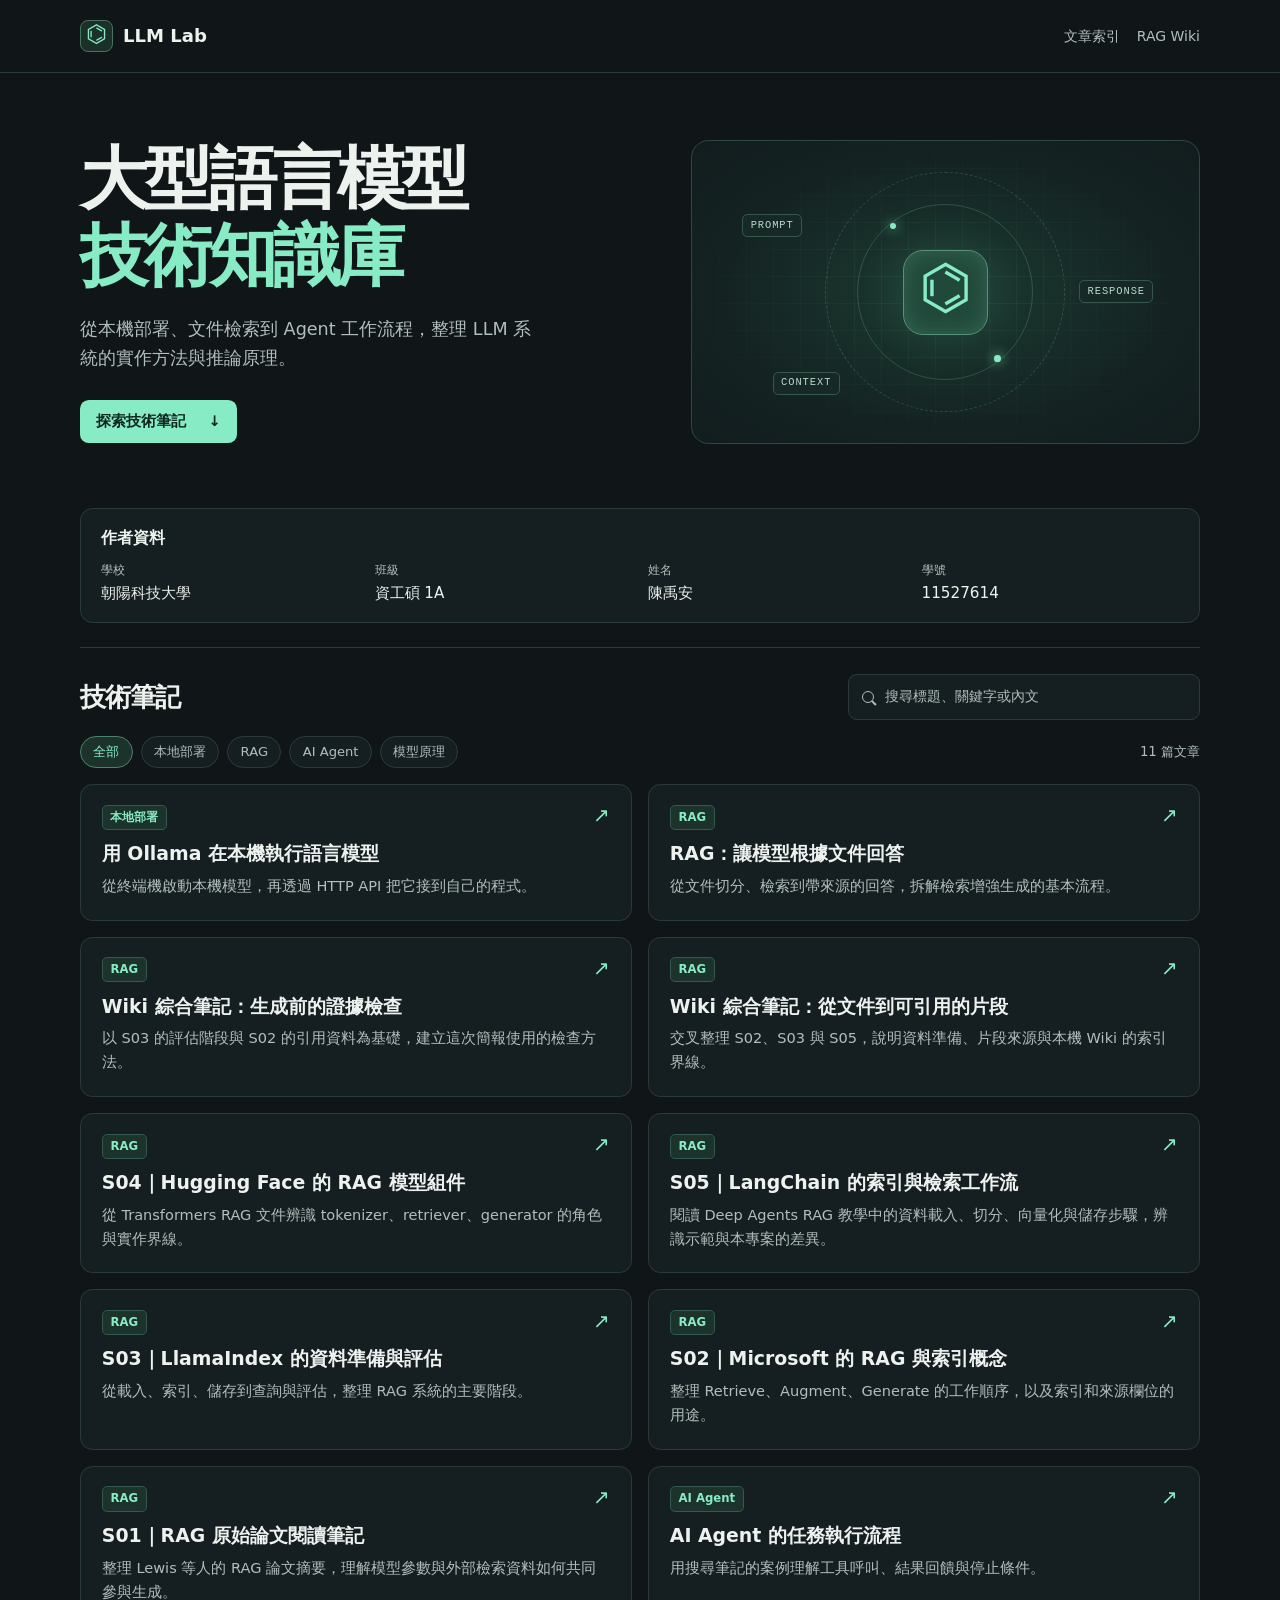
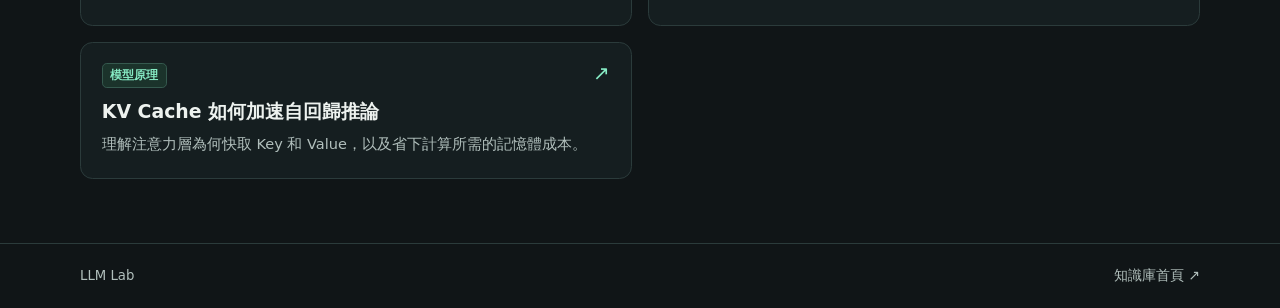
<file: index.html>
<!doctype html>
<!-- Generated by scripts/build.py -->
<html lang="zh-Hant">
<head>
  <meta charset="utf-8">
  <meta name="viewport" content="width=device-width, initial-scale=1">
  <meta name="description" content="繁體中文 LLM 技術筆記，涵蓋 Ollama、RAG、AI Agent 與模型推論。">
  <meta name="theme-color" content="#101517">
  <title>LLM Lab｜大型語言模型技術知識庫</title>
  <link rel="stylesheet" href="assets/style.css">
  <script src="assets/site.js" defer></script>
</head>
<body>
  <a class="skip-link" href="#main">跳到主要內容</a>
  <header class="site-header">
    <div class="wrap topbar">
      <a class="brand" href="index.html"><span class="brand-mark" aria-hidden="true">⌬</span> LLM Lab</a>
      <nav aria-label="主選單"><a class="nav-link" href="index.html#library">文章索引</a> <a class="nav-link" href="wiki/index.html">RAG Wiki</a></nav>
    </div>
  </header>
  <main id="main" class="wrap">
    <section class="hero" aria-labelledby="site-title">
      <div class="hero-copy">
        <h1 id="site-title">大型語言模型<br><span>技術知識庫</span></h1>
        <p>從本機部署、文件檢索到 Agent 工作流程，整理 LLM 系統的實作方法與推論原理。</p>
        <a class="primary-link" href="#library">探索技術筆記 <span aria-hidden="true">↓</span></a>
      </div>
      <div class="hero-visual" aria-hidden="true">
        <div class="grid-floor"></div>
        <div class="orbit orbit-outer"></div><div class="orbit orbit-inner"></div>
        <div class="core">⌬</div>
        <span class="diagram-label label-input">PROMPT</span>
        <span class="diagram-label label-context">CONTEXT</span>
        <span class="diagram-label label-output">RESPONSE</span>
      </div>
    </section>
    <section class="author" aria-labelledby="author-title">
      <h2 id="author-title">作者資料</h2>
      <dl>
        <div><dt>學校</dt><dd>朝陽科技大學</dd></div>
        <div><dt>班級</dt><dd>資工碩 1A</dd></div>
        <div><dt>姓名</dt><dd>陳禹安</dd></div>
        <div><dt>學號</dt><dd>11527614</dd></div>
      </dl>
    </section>
    <section class="library" id="library" aria-labelledby="library-title">
      <div class="library-heading">
        <h2 id="library-title">技術筆記</h2>
        <div class="search" hidden>
          <label for="query"><span aria-hidden="true" class="search-icon"></span><span class="sr-only">搜尋文章</span></label>
          <input type="search" id="query" placeholder="搜尋標題、關鍵字或內文" autocomplete="off">
        </div>
      </div>
      <div class="filter-bar" hidden>
        <div class="filters" role="group" aria-label="文章分類"><button type="button" data-filter="" aria-pressed="true">全部</button><button type="button" data-filter="本地部署" aria-pressed="false">本地部署</button><button type="button" data-filter="RAG" aria-pressed="false">RAG</button><button type="button" data-filter="AI Agent" aria-pressed="false">AI Agent</button><button type="button" data-filter="模型原理" aria-pressed="false">模型原理</button></div>
        <p id="result-count" role="status">11 篇文章</p>
      </div>
      <ul class="article-grid"><li class="article-card" data-category="本地部署" data-search="ollama-local 用 Ollama 在本機執行語言模型 從終端機啟動本機模型，再透過 HTTP API 把它接到自己的程式。 本地部署 DEPLOYMENT Ollama 提供模型下載、管理與推論介面。以下以本機模型為例，推論由自己的電腦執行，應用程式可以透過本機 HTTP 服務送出請求。首次下載模型需要網路，也需要足夠的磁碟空間。 本機部署的工作範圍  安裝並啟動 Ollama 後，在終端機執行第一行。首次執行時，Ollama 會下載對應模型。之後另開一個終端機執行 Python 範例，向本機服務送出一輪對話。命令和程式碼分開執行。 請求中的 stream 設為 false，讓程式取得完整的 JSON 回應。這段程式只用到 Python 標準函式庫，適合先確認 API 通路。 啟動模型與呼叫 API ollama run llama3.2:1b

# Python 範例
import json
from urllib.request import Request, urlopen

payload = {
    &quot;model&quot;: &quot;llama3.2:1b&quot;,
    &quot;messages&quot;: [{&quot;role&quot;: &quot;user&quot;, &quot;content&quot;: &quot;請用一句話介紹 RAG。&quot;}],
    &quot;stream&quot;: False,
}
request = Request(
    &quot;http://localhost:11434/api/chat&quot;,
    data=json.dumps(payload).encode(&quot;utf-8&quot;),
    headers={&quot;Content-Type&quot;: &quot;application/json&quot;},
)
with urlopen(request, timeout=120) as response:
    print(json.load(response)[&quot;message&quot;][&quot;content&quot;]) 連線失敗時先確認 Ollama 正在執行，並用 ollama list 確認已下載的模型標籤與請求一致。生成速度與記憶體用量取決於硬體、模型大小、量化方式與上下文長度。本文的命令是操作範例，未實測推論效能。 排查連線與資源問題  先用終端機確認模型可載入，再測試應用程式的 API 呼叫。 保留本機預設的監聽範圍。需要對外提供服務時，應先規劃驗證和存取權限。">
          <a href="pages/ollama-local.html">
            <div class="card-meta"><span class="tag">本地部署</span><span class="arrow" aria-hidden="true">↗</span></div>
            <h3>用 Ollama 在本機執行語言模型</h3>
            <p>從終端機啟動本機模型，再透過 HTTP API 把它接到自己的程式。</p>
          </a>
        </li>
        <li class="article-card" data-category="RAG" data-search="rag-basics RAG：讓模型根據文件回答 從文件切分、檢索到帶來源的回答，拆解檢索增強生成的基本流程。 RAG RETRIEVAL 檢索增強生成（Retrieval-Augmented Generation, RAG）會在回答前找出相關資料，將內容交給語言模型作為作答時的上下文。以課程講義為例，使用者詢問某堂課的作業要求時，系統可以找出相關講義段落再生成回答。 檢索如何補充模型的知識  先依標題或段落切分文件，為每個片段保留文件名稱、章節與來源網址。查詢時可用關鍵字、向量相似度，或合併兩種結果，再將前幾個相關片段放入提示，要求模型引用用來作答的片段。 從文件建索引到回答 建立索引：文件 → 切分段落 → 保存內容與來源
處理查詢：問題 → 檢索 → 選取片段 → 生成回答與引用 挑幾個有已知答案的實際問題，先看支援答案的段落是否出現在前 k 個檢索結果裡，再檢查回答是否忠於段落、引用是否指向正確位置。當資料不足時，應明確提示找不到足夠依據。 常見失敗包括片段切得太短而失去上下文、索引版本過舊，以及模型加入來源沒有支持的細節。 分開評估檢索與生成  切分文件時保留章節和來源，方便回答時引用。 同時記錄檢索是否命中以及答案是否有依據，才能辨識故障在哪一段。">
          <a href="pages/rag-basics.html">
            <div class="card-meta"><span class="tag">RAG</span><span class="arrow" aria-hidden="true">↗</span></div>
            <h3>RAG：讓模型根據文件回答</h3>
            <p>從文件切分、檢索到帶來源的回答，拆解檢索增強生成的基本流程。</p>
          </a>
        </li>
        <li class="article-card" data-category="RAG" data-search="rag-evaluation-wiki Wiki 綜合筆記：生成前的證據檢查 以 S03 的評估階段與 S02 的引用資料為基礎，建立這次簡報使用的檢查方法。 RAG RETRIEVAL S03 把評估列為 RAG 的主要階段。為了檢查這份教學簡報，本專案將工作拆成三個檢查點：檢索是否找到支持段落、整理後的敘述是否符合段落、引用是否能回到來源。這是本次作業設計的檢查清單，並非官方文件規定的固定評分表。 概念：評估要能指出問題位置  Codex 先讀取本機查詢紀錄 01-concept.json、02-indexing.json、03-evaluation.json，整理概念、索引及評估的大綱。每頁簡報保存證據段落編號與 Wiki 頁面，生成器會檢查編號存在；語意是否受到支持，仍由閱讀原筆記與來源判斷。 本次也用「量子糾纏」查詢測試資料缺口，結果沒有命中，工具回傳補資料或改寫查詢的提示。這只證明該次查詢沒有命中，不能推論系統已能偵測所有沒有根據的回答。 方式：先查詢，再整理與逐頁對照  這次觀察到來源路徑轉址，以及命令列輸出編碼問題。前者促使來源網址與頁名核對提前到 ingest 前，後者則修正輸出編碼。單次執行不足以統計哪個節點最常出錯，因此反思記錄具體問題與修改，不宣稱長期錯誤率或模型正確率。 限制：沒有足夠樣本判定最常出錯的節點  編號存在檢查無法代替語意核對。 資料不足時回到查詢或來源整理，並保留實際紀錄。">
          <a href="pages/rag-evaluation-wiki.html">
            <div class="card-meta"><span class="tag">RAG</span><span class="arrow" aria-hidden="true">↗</span></div>
            <h3>Wiki 綜合筆記：生成前的證據檢查</h3>
            <p>以 S03 的評估階段與 S02 的引用資料為基礎，建立這次簡報使用的檢查方法。</p>
          </a>
        </li>
        <li class="article-card" data-category="RAG" data-search="rag-indexing-wiki Wiki 綜合筆記：從文件到可引用的片段 交叉整理 S02、S03 與 S05，說明資料準備、片段來源與本機 Wiki 的索引界線。 RAG RETRIEVAL 依 S03 的五階段說明與 S05 的索引教學，資料載入與索引可以先完成，查詢時再取出相關片段。這能讓資料整理流程與回答流程各自檢查。這份 Wiki 綜合筆記由 Codex 讀取本機查詢紀錄 02-indexing.json 後整理。 概念：先整理資料，再處理問題  S03 說明 Document 與 Node 的關係，S02 提到索引可儲存標題、網址及檔名。本專案據此為每個段落保留來源編號、文章 slug 與章節錨點，讓讀者從搜尋結果回到文章，並由參考資料開啟原始文件。S05 的向量化步驟屬於官方教學，本機 Wiki 使用文字關鍵字比對。 方式：保留片段的文件與章節 來源筆記 S01–S05
  → ingest：驗證 JSON、建立文章與段落索引
  → query：依關鍵字取回段落編號
  → Codex：閱讀段落並整理教學大綱
  → 檢查：確認每頁的引用與 Wiki 內容對應 本機查詢只回傳文字片段，未呼叫 LLM 或建立 embeddings。結果可能因用詞不同而漏掉資料，也可能命中提到某技術卻未解釋該技術的段落。生成前仍須閱讀全文，確認片段確實支持要寫的句子。 限制：命中關鍵字不代表回答有依據  片段編號與章節連結讓來源可以追溯。 關鍵字查詢負責提供候選證據，AI 整理後仍需檢查。">
          <a href="pages/rag-indexing-wiki.html">
            <div class="card-meta"><span class="tag">RAG</span><span class="arrow" aria-hidden="true">↗</span></div>
            <h3>Wiki 綜合筆記：從文件到可引用的片段</h3>
            <p>交叉整理 S02、S03 與 S05，說明資料準備、片段來源與本機 Wiki 的索引界線。</p>
          </a>
        </li>
        <li class="article-card" data-category="RAG" data-search="rag-source-huggingface S04｜Hugging Face 的 RAG 模型組件 從 Transformers RAG 文件辨識 tokenizer、retriever、generator 的角色與實作界線。 RAG RETRIEVAL Hugging Face 的 RAG 文件說明，預訓練語言模型透過神經檢索器存取外部資料，並在推論時根據相關段落生成文字。變更外部索引可更新可查詢的知識，不一定要重新訓練整個模型。 概念：推論時讀取外部段落  文件範例使用 RagTokenizer 處理文字、RagRetriever 取得段落，並以 RagSequenceForGeneration 生成輸出。範例指定模型與檢索索引，表示模型執行還需要相關權重與資料，不能只靠一份 HTML 完成。 方式：三種組件合作  本筆記於 2026-11-23 閱讀 Transformers 的 RAG 概述與範例，沒有下載模型、索引或執行範例。文件中的套件介面及硬體設定可能隨版本改變；此處只解釋角色，不宣稱任何版本或顯示卡相容性。 版本與實測限制  檢索與生成由不同組件合作。 更新索引與重新訓練模型是不同的操作。">
          <a href="pages/rag-source-huggingface.html">
            <div class="card-meta"><span class="tag">RAG</span><span class="arrow" aria-hidden="true">↗</span></div>
            <h3>S04｜Hugging Face 的 RAG 模型組件</h3>
            <p>從 Transformers RAG 文件辨識 tokenizer、retriever、generator 的角色與實作界線。</p>
          </a>
        </li>
        <li class="article-card" data-category="RAG" data-search="rag-source-langchain S05｜LangChain 的索引與檢索工作流 閱讀 Deep Agents RAG 教學中的資料載入、切分、向量化與儲存步驟，辨識示範與本專案的差異。 RAG RETRIEVAL LangChain 的 Deep Agents RAG 教學先建立文件索引，再讓搜尋工具取得相關片段，最後組織附有引用的答案。教學將索引工作整理為載入文件、切分、產生 embeddings 與儲存向量。 概念：先建立可搜尋的文件集合  切分能減少搜尋與送入模型時處理的文字量。Embedding 將文字轉為向量，向量索引保存片段與向量的對應，查詢時用相似度找到相關內容。教學也展示將片段寫入檔案供 agent 分析的流程。 方式：切分後保留片段與索引  2026-11-23 查閱時，原先的 /oss/python/langchain/rag 路徑轉到 /oss/python/deepagents/rag，因此本筆記採用實際頁名與網址。本專案採用本機關鍵字索引，沒有安裝 Deep Agents、建立 embeddings 或執行文件中的多 agent 範例。 查閱時的路徑調整與限制  索引階段與回答階段可以分開執行。 來源網址可能轉址，匯入前應核對實際內容。">
          <a href="pages/rag-source-langchain.html">
            <div class="card-meta"><span class="tag">RAG</span><span class="arrow" aria-hidden="true">↗</span></div>
            <h3>S05｜LangChain 的索引與檢索工作流</h3>
            <p>閱讀 Deep Agents RAG 教學中的資料載入、切分、向量化與儲存步驟，辨識示範與本專案的差異。</p>
          </a>
        </li>
        <li class="article-card" data-category="RAG" data-search="rag-source-llamaindex S03｜LlamaIndex 的資料準備與評估 從載入、索引、儲存到查詢與評估，整理 RAG 系統的主要階段。 RAG RETRIEVAL LlamaIndex 將 RAG 分為 Loading、Indexing、Storing、Querying、Evaluation 五個階段。資料先整理成可查詢的結構，再由問題選出相關上下文，將問題與上下文一起交給 LLM。 概念：資料準備與查詢分開  Document 代表一份來源資料，Node 代表其中的片段。Node 的 metadata 可關聯回原文件。Retriever 取出與問題相關的上下文，後處理可以過濾或重新排序，Response Synthesizer 依問題和片段組織回答。索引及 metadata 可以儲存，減少重建工作。 方式：Document、Node 與檢索器  官方文件把評估列為必要階段，用來比較策略或改動後的正確性、忠實度與速度。本筆記於 2026-11-23 查閱 Introduction to RAG；沒有安裝 LlamaIndex，也沒有測量回答速度或正確率。 限制：改動後需要評估  片段要保留回到文件的 metadata。 更換檢索策略後，應重新檢查效果。">
          <a href="pages/rag-source-llamaindex.html">
            <div class="card-meta"><span class="tag">RAG</span><span class="arrow" aria-hidden="true">↗</span></div>
            <h3>S03｜LlamaIndex 的資料準備與評估</h3>
            <p>從載入、索引、儲存到查詢與評估，整理 RAG 系統的主要階段。</p>
          </a>
        </li>
        <li class="article-card" data-category="RAG" data-search="rag-source-microsoft S02｜Microsoft 的 RAG 與索引概念 整理 Retrieve、Augment、Generate 的工作順序，以及索引和來源欄位的用途。 RAG RETRIEVAL Microsoft 文件把 RAG 描述為將搜尋與 LLM 結合的模式。當問題涉及私人文件或經常變動的資訊時，應用可以先取得相關內容，再將內容放進模型輸入，讓回答依據這些資料。 概念：依據自己的資料回答  Retrieve 先查索引或資料儲存空間；Augment 將問題與取回的資料組成提示；Generate 由模型產生回答。索引可支援關鍵字、向量或混合搜尋，也能保留文件標題、網址與檔名，協助回答引用來源。 方式：檢索、增強、生成  本筆記依官方概念頁的 RAG 流程與索引章節整理，查閱日期為 2026-11-23。頁面也介紹 Foundry 服務與 agentic retrieval；本專案只引用通用概念，沒有建立 Azure 服務，亦未驗證任何雲端功能。 應用界線與查閱紀錄  先取得相關資料，再交給模型生成回答。 來源標題和網址應與檢索內容一起保存。">
          <a href="pages/rag-source-microsoft.html">
            <div class="card-meta"><span class="tag">RAG</span><span class="arrow" aria-hidden="true">↗</span></div>
            <h3>S02｜Microsoft 的 RAG 與索引概念</h3>
            <p>整理 Retrieve、Augment、Generate 的工作順序，以及索引和來源欄位的用途。</p>
          </a>
        </li>
        <li class="article-card" data-category="RAG" data-search="rag-source-paper S01｜RAG 原始論文閱讀筆記 整理 Lewis 等人的 RAG 論文摘要，理解模型參數與外部檢索資料如何共同參與生成。 RAG RETRIEVAL Lewis 等人在 Retrieval-Augmented Generation for Knowledge-Intensive NLP Tasks 中，結合模型內的參數式記憶與外部的非參數式記憶。論文使用預訓練 seq2seq 模型生成文字，透過神經檢索器從 Wikipedia 的稠密向量索引取得段落。 概念：兩種知識記憶  論文比較兩種形式：RAG-Sequence 在整段生成序列中使用相同的檢索段落，RAG-Token 允許不同 token 使用不同段落。這裡的 RAG 是具體模型設計，不能將它的所有訓練細節直接套到每個現代 RAG 應用。 方式：讓生成以檢索段落為條件  本筆記依 arXiv v4 摘要整理，查閱日期為 2026-11-23。論文報告的實驗結果屬於作者的資料集與設定，本專案未重現模型訓練或效能測試，也不把論文結果當成本網站的實測成果。 閱讀範圍與限制  外部檢索內容能成為文字生成的依據。 區分原始 RAG 模型與後來泛稱的檢索增強應用模式。">
          <a href="pages/rag-source-paper.html">
            <div class="card-meta"><span class="tag">RAG</span><span class="arrow" aria-hidden="true">↗</span></div>
            <h3>S01｜RAG 原始論文閱讀筆記</h3>
            <p>整理 Lewis 等人的 RAG 論文摘要，理解模型參數與外部檢索資料如何共同參與生成。</p>
          </a>
        </li>
        <li class="article-card" data-category="AI Agent" data-search="agent-basics AI Agent 的任務執行流程 用搜尋筆記的案例理解工具呼叫、結果回饋與停止條件。 AI Agent AGENTS AI Agent 可以根據任務和目前取得的資訊選擇工具，讀取執行結果，再決定繼續查詢或回覆。應用程式負責驗證參數及實際執行工具，並把成功或失敗結果傳回模型。 任務、工具與執行迴圈  假設使用者要找三份與模型部署有關的筆記，可提供搜尋索引和讀取文章兩個工具。Agent 先搜尋候選文章，再讀取必要段落，最後回傳每份筆記的摘要和可追溯連結。若只找到兩份，就說明搜尋結果。 範例：整理三份技術筆記 接收任務 → 選擇唯讀工具 → 檢查工具結果
資訊充足 → 摘要並附來源
資訊不足 → 調整查詢或回報缺漏 從完成任務所需的最小權限開始，限制工具呼叫次數與時間，並定義找不到資料、工具逾時或參數錯誤時的行為。來源文件與工具回傳值應當作查詢資料處理。 設定權限與停止條件  工具應有清楚的輸入、輸出及錯誤格式。 用找不到資料和工具逾時的案例檢查 Agent 是否能安全停止。">
          <a href="pages/agent-basics.html">
            <div class="card-meta"><span class="tag">AI Agent</span><span class="arrow" aria-hidden="true">↗</span></div>
            <h3>AI Agent 的任務執行流程</h3>
            <p>用搜尋筆記的案例理解工具呼叫、結果回饋與停止條件。</p>
          </a>
        </li>
        <li class="article-card" data-category="模型原理" data-search="kv-cache KV Cache 如何加速自回歸推論 理解注意力層為何快取 Key 和 Value，以及省下計算所需的記憶體成本。 模型原理 INFERENCE 在具因果遮罩的 Transformer 中，每個位置只能注意到當前及之前的位置。當序列尾端加入 token 時，已處理的 token 在各層產生的 Key（K）與 Value（V）仍可沿用。KV Cache 就是用來保存這些張量的空間。 為什麼舊 token 的 K 和 V 可以重用  預填（prefill）階段處理輸入提示，並填入各層的快取。解碼（decode）時，模型處理最新的 token，以其 Query 對快取和當前位置的 Key 計算注意力，再以 Value 組合結果。當前 token 的 K 和 V 隨後保留給下一步使用。 預填與逐步解碼 prefill：處理輸入 token，建立每層的 K / V 快取
decode：處理最新 token，參照並擴充 K / V 快取 在一般完整注意力與動態快取下，每個序列的快取用量會隨已保存的 token 數增加，也取決於層數、KV head 數、head 維度及張量資料型別。批次內有更多序列時，所需總空間通常也會增加。 比較快取策略時，可以分開記錄首 token 延遲、後續 token 生成速度與尖峰記憶體。本文說明推論機制，未測量特定模型的加速幅度。 記憶體與上下文長度的取捨  KV Cache 保存已處理位置的 Key 和 Value，減少解碼時的重複運算。 評估長上下文或多請求服務時，應把快取記憶體納入容量估算。">
          <a href="pages/kv-cache.html">
            <div class="card-meta"><span class="tag">模型原理</span><span class="arrow" aria-hidden="true">↗</span></div>
            <h3>KV Cache 如何加速自回歸推論</h3>
            <p>理解注意力層為何快取 Key 和 Value，以及省下計算所需的記憶體成本。</p>
          </a>
        </li></ul>
      <p id="no-results" class="no-results" hidden>找不到符合的文章。試試其他關鍵字或分類。</p>
    </section>
  </main>
  <footer class="site-footer">
    <div class="wrap footer-inner"><span>LLM Lab</span><a href="index.html#main">知識庫首頁 <span aria-hidden="true">↗</span></a></div>
  </footer>
</body>
</html>
</file>
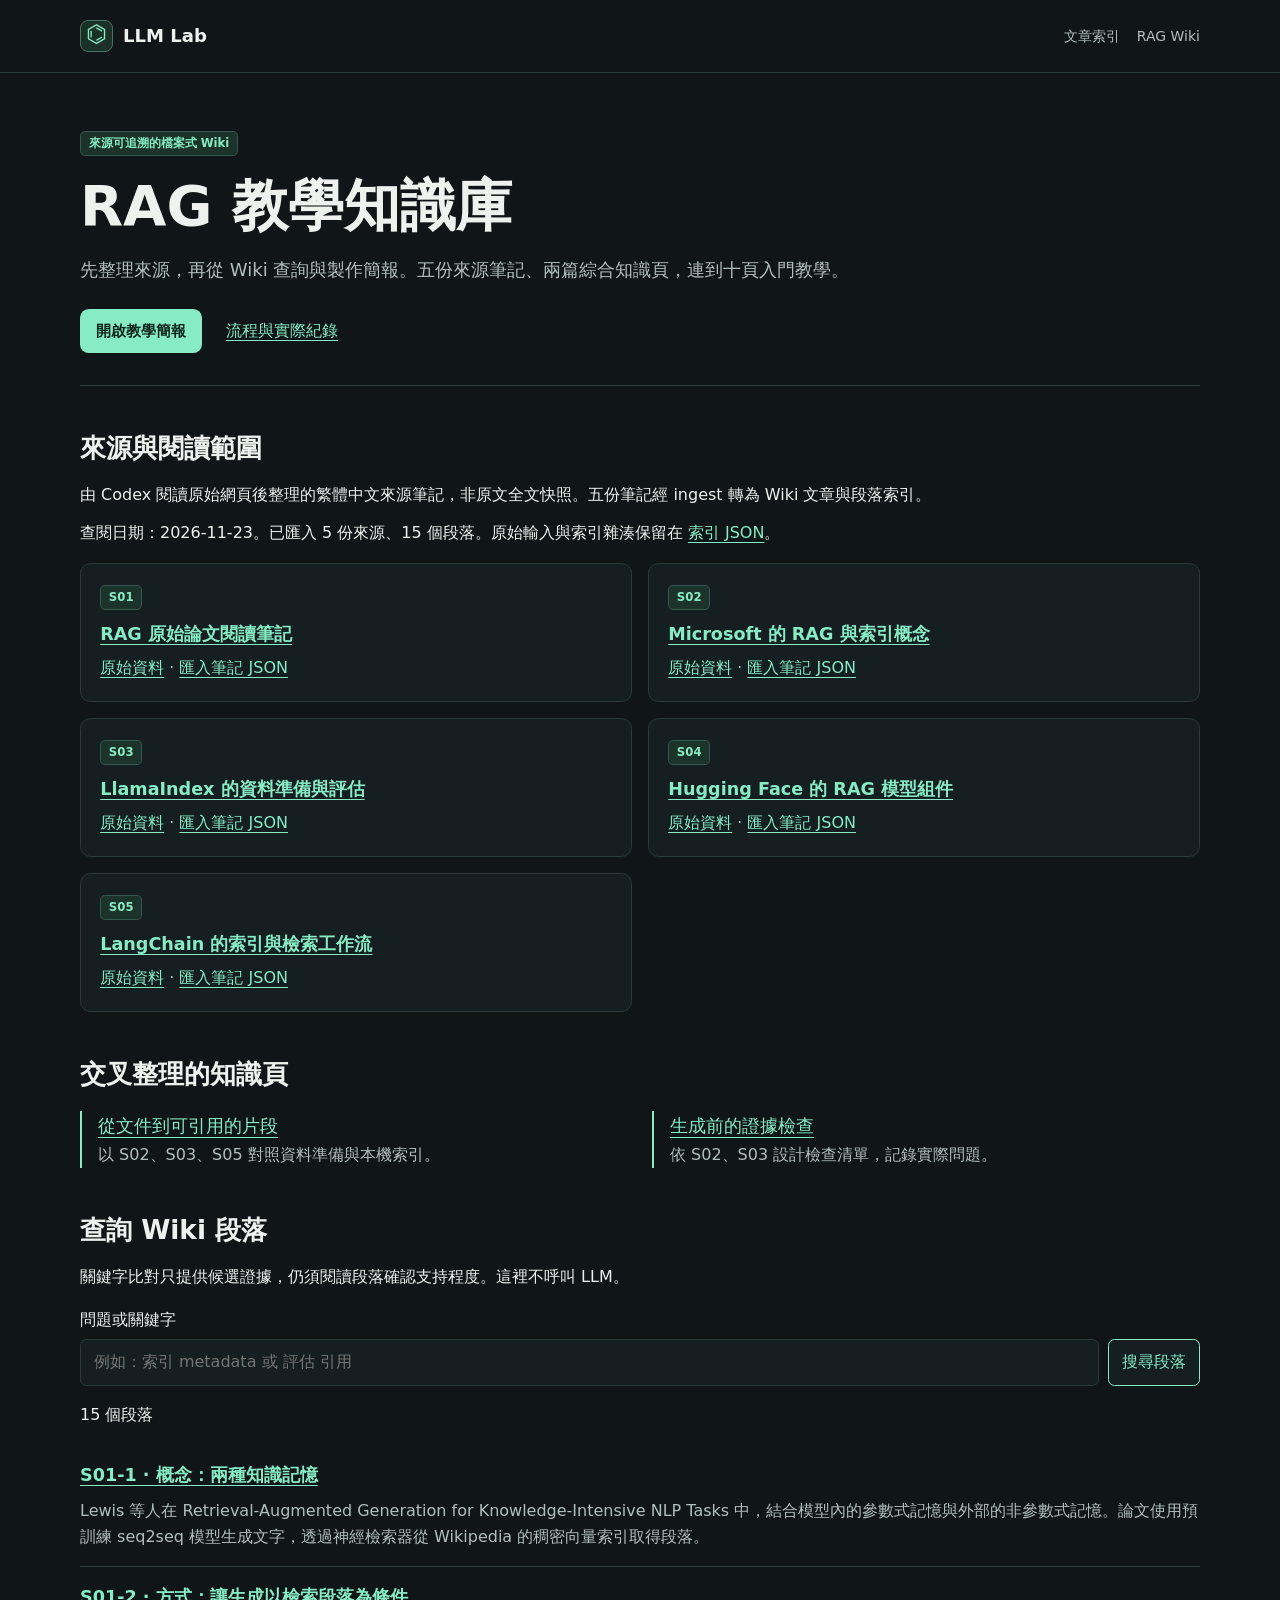
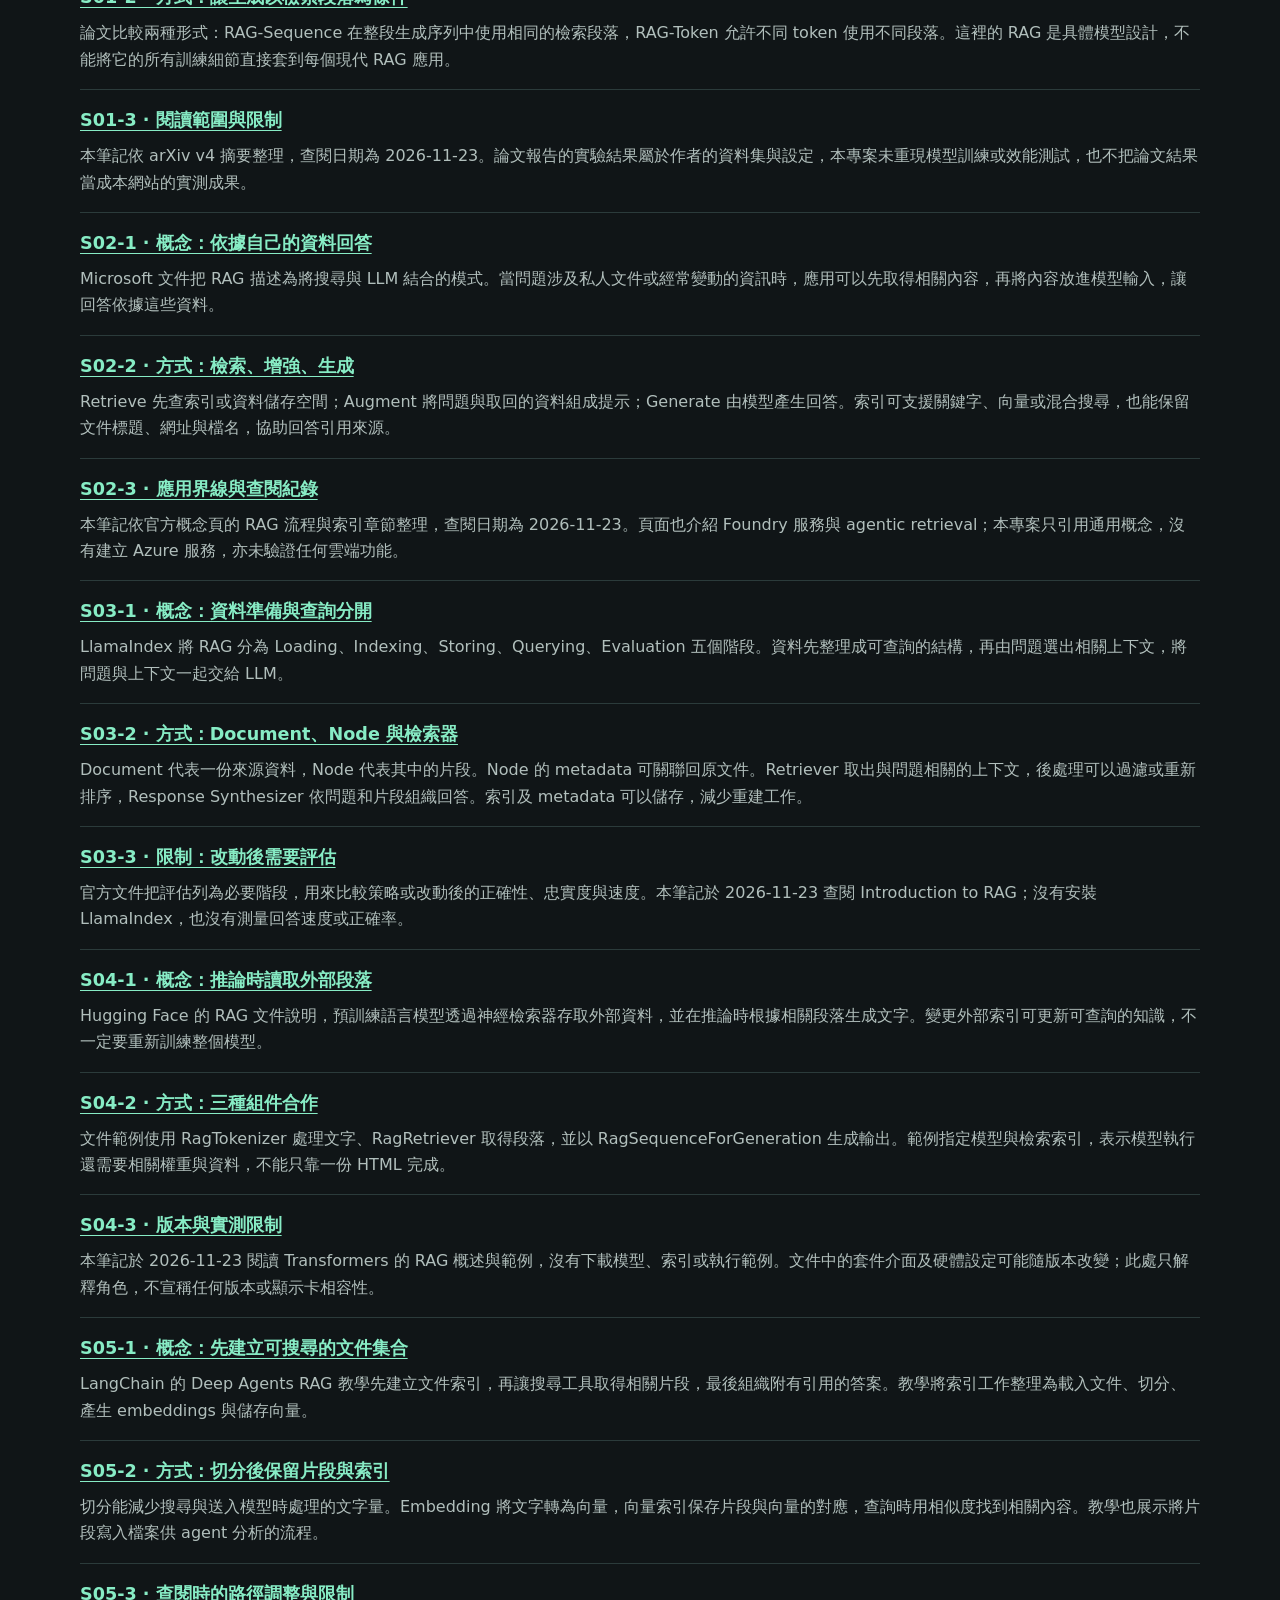
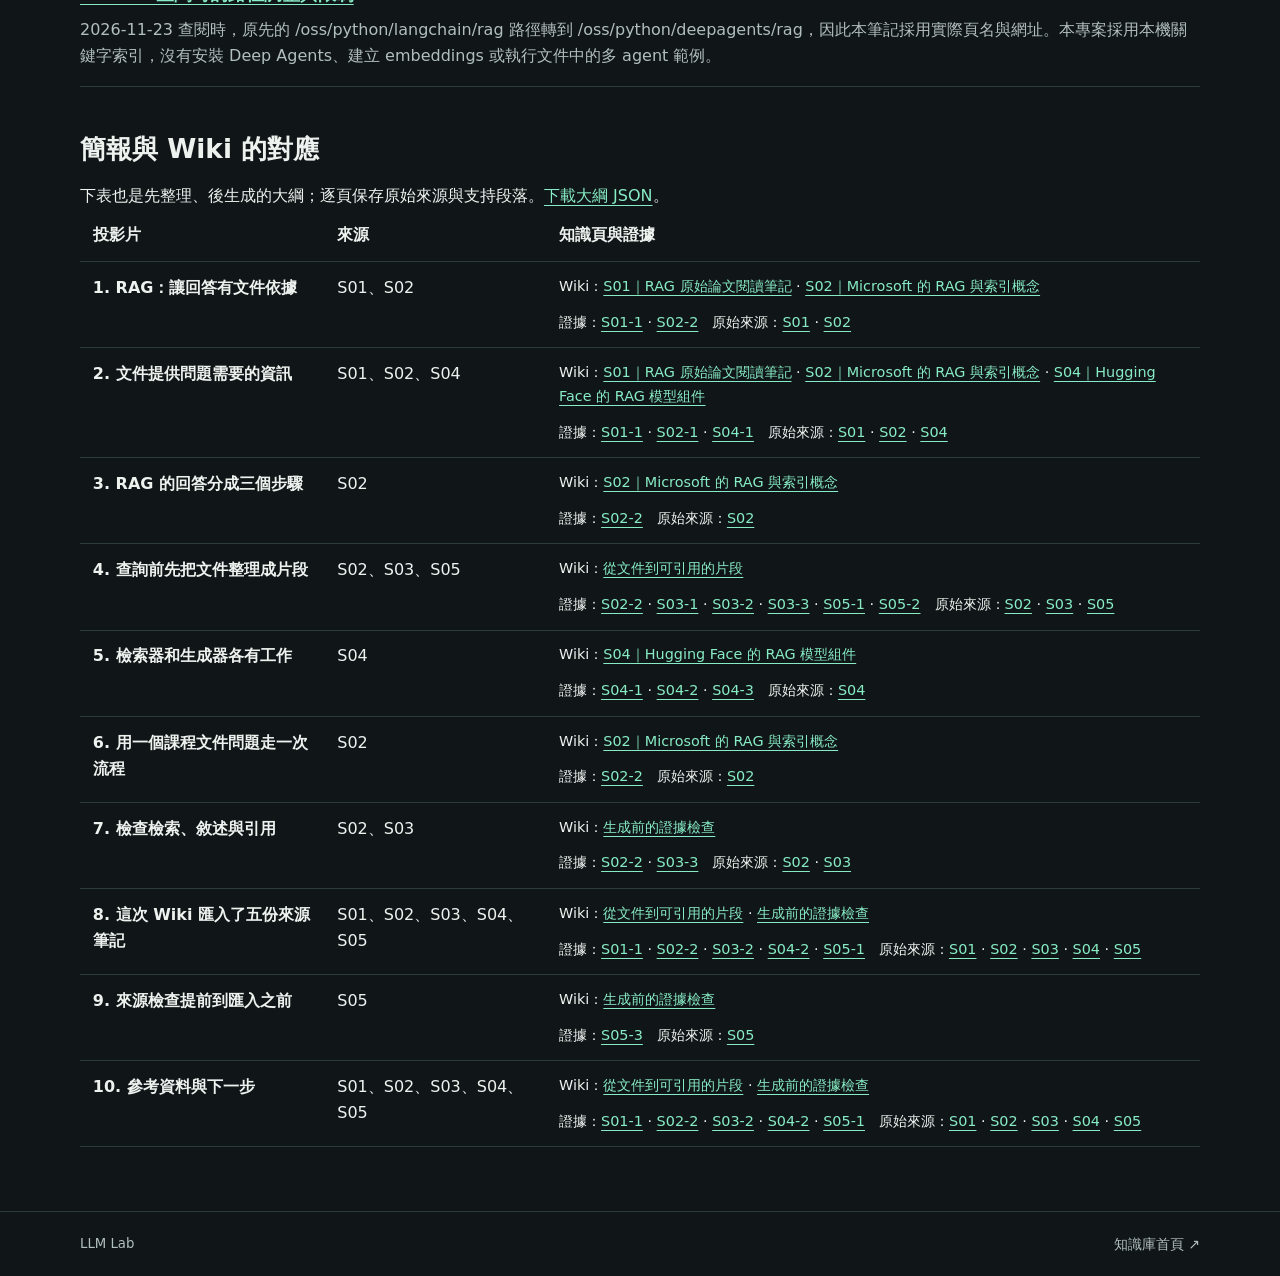
<file: wiki/index.html>
<!doctype html>
<!-- Generated by scripts/build.py -->
<html lang="zh-Hant">
<head>
  <meta charset="utf-8">
  <meta name="viewport" content="width=device-width, initial-scale=1">
  <meta name="description" content="五份來源、Wiki 查詢與 HTML 教學簡報">
  <meta name="theme-color" content="#101517">
  <title>RAG 教學知識庫｜LLM Lab</title>
  <link rel="stylesheet" href="../assets/style.css">
  <script src="../assets/wiki.js" defer></script>
  <link rel="stylesheet" href="../assets/learning.css">
</head>
<body>
  <a class="skip-link" href="#main">跳到主要內容</a>
  <header class="site-header">
    <div class="wrap topbar">
      <a class="brand" href="../index.html"><span class="brand-mark" aria-hidden="true">⌬</span> LLM Lab</a>
      <nav aria-label="主選單"><a class="nav-link" href="../index.html#library">文章索引</a> <a class="nav-link" href="../wiki/index.html">RAG Wiki</a></nav>
    </div>
  </header>
  <main id="main" class="wrap learning-page">
      <header class="learning-heading"><span class="tag">來源可追溯的檔案式 Wiki</span><h1>RAG 教學知識庫</h1>
        <p>先整理來源，再從 Wiki 查詢與製作簡報。五份來源筆記、兩篇綜合知識頁，連到十頁入門教學。</p>
        <div class="learning-actions"><a class="primary-link" href="../slides/rag-intro.html">開啟教學簡報</a><a href="workflow.html">流程與實際紀錄</a></div>
      </header>
      <section><h2>來源與閱讀範圍</h2><p>由 Codex 閱讀原始網頁後整理的繁體中文來源筆記，非原文全文快照。五份筆記經 ingest 轉為 Wiki 文章與段落索引。</p><p>查閱日期：2026-11-23。已匯入 5 份來源、15 個段落。原始輸入與索引雜湊保留在 <a href="../.wiki/index.json">索引 JSON</a>。</p><ul class="source-grid"><li><span class="tag">S01</span><h3><a href="../pages/rag-source-paper.html">RAG 原始論文閱讀筆記</a></h3>
        <p><a href="https://arxiv.org/abs/2005.11401v4">原始資料</a> · <a href="../.wiki/raw/rag-source-paper.json">匯入筆記 JSON</a></p></li><li><span class="tag">S02</span><h3><a href="../pages/rag-source-microsoft.html">Microsoft 的 RAG 與索引概念</a></h3>
        <p><a href="https://learn.microsoft.com/en-us/azure/foundry/concepts/retrieval-augmented-generation">原始資料</a> · <a href="../.wiki/raw/rag-source-microsoft.json">匯入筆記 JSON</a></p></li><li><span class="tag">S03</span><h3><a href="../pages/rag-source-llamaindex.html">LlamaIndex 的資料準備與評估</a></h3>
        <p><a href="https://developers.llamaindex.ai/python/framework/understanding/rag/">原始資料</a> · <a href="../.wiki/raw/rag-source-llamaindex.json">匯入筆記 JSON</a></p></li><li><span class="tag">S04</span><h3><a href="../pages/rag-source-huggingface.html">Hugging Face 的 RAG 模型組件</a></h3>
        <p><a href="https://huggingface.co/docs/transformers/model_doc/rag">原始資料</a> · <a href="../.wiki/raw/rag-source-huggingface.json">匯入筆記 JSON</a></p></li><li><span class="tag">S05</span><h3><a href="../pages/rag-source-langchain.html">LangChain 的索引與檢索工作流</a></h3>
        <p><a href="https://docs.langchain.com/oss/python/deepagents/rag">原始資料</a> · <a href="../.wiki/raw/rag-source-langchain.json">匯入筆記 JSON</a></p></li></ul></section>
      <section><h2>交叉整理的知識頁</h2><ul class="topic-links">
        <li><a href="../pages/rag-indexing-wiki.html">從文件到可引用的片段</a><p>以 S02、S03、S05 對照資料準備與本機索引。</p></li>
        <li><a href="../pages/rag-evaluation-wiki.html">生成前的證據檢查</a><p>依 S02、S03 設計檢查清單，記錄實際問題。</p></li></ul></section>
      <section><h2>查詢 Wiki 段落</h2><p>關鍵字比對只提供候選證據，仍須閱讀段落確認支持程度。這裡不呼叫 LLM。</p>
        <form id="wiki-search" class="wiki-search" hidden><label for="wiki-query">問題或關鍵字</label><div><input type="search" id="wiki-query" placeholder="例如：索引 metadata 或 評估 引用"><button type="submit">搜尋段落</button></div></form>
        <p id="wiki-count" role="status">15 個段落</p><p id="wiki-gap" hidden>找不到支持段落，請改寫查詢或補入資料。</p><ul class="passage-list"><li data-passage data-text="概念：兩種知識記憶 Lewis 等人在 Retrieval-Augmented Generation for Knowledge-Intensive NLP Tasks 中，結合模型內的參數式記憶與外部的非參數式記憶。論文使用預訓練 seq2seq 模型生成文字，透過神經檢索器從 Wikipedia 的稠密向量索引取得段落。"><h3><a href="../pages/rag-source-paper.html#section-1">S01-1 · 概念：兩種知識記憶</a></h3><p>Lewis 等人在 Retrieval-Augmented Generation for Knowledge-Intensive NLP Tasks 中，結合模型內的參數式記憶與外部的非參數式記憶。論文使用預訓練 seq2seq 模型生成文字，透過神經檢索器從 Wikipedia 的稠密向量索引取得段落。</p></li><li data-passage data-text="方式：讓生成以檢索段落為條件 論文比較兩種形式：RAG-Sequence 在整段生成序列中使用相同的檢索段落，RAG-Token 允許不同 token 使用不同段落。這裡的 RAG 是具體模型設計，不能將它的所有訓練細節直接套到每個現代 RAG 應用。"><h3><a href="../pages/rag-source-paper.html#section-2">S01-2 · 方式：讓生成以檢索段落為條件</a></h3><p>論文比較兩種形式：RAG-Sequence 在整段生成序列中使用相同的檢索段落，RAG-Token 允許不同 token 使用不同段落。這裡的 RAG 是具體模型設計，不能將它的所有訓練細節直接套到每個現代 RAG 應用。</p></li><li data-passage data-text="閱讀範圍與限制 本筆記依 arXiv v4 摘要整理，查閱日期為 2026-11-23。論文報告的實驗結果屬於作者的資料集與設定，本專案未重現模型訓練或效能測試，也不把論文結果當成本網站的實測成果。"><h3><a href="../pages/rag-source-paper.html#section-3">S01-3 · 閱讀範圍與限制</a></h3><p>本筆記依 arXiv v4 摘要整理，查閱日期為 2026-11-23。論文報告的實驗結果屬於作者的資料集與設定，本專案未重現模型訓練或效能測試，也不把論文結果當成本網站的實測成果。</p></li><li data-passage data-text="概念：依據自己的資料回答 Microsoft 文件把 RAG 描述為將搜尋與 LLM 結合的模式。當問題涉及私人文件或經常變動的資訊時，應用可以先取得相關內容，再將內容放進模型輸入，讓回答依據這些資料。"><h3><a href="../pages/rag-source-microsoft.html#section-1">S02-1 · 概念：依據自己的資料回答</a></h3><p>Microsoft 文件把 RAG 描述為將搜尋與 LLM 結合的模式。當問題涉及私人文件或經常變動的資訊時，應用可以先取得相關內容，再將內容放進模型輸入，讓回答依據這些資料。</p></li><li data-passage data-text="方式：檢索、增強、生成 Retrieve 先查索引或資料儲存空間；Augment 將問題與取回的資料組成提示；Generate 由模型產生回答。索引可支援關鍵字、向量或混合搜尋，也能保留文件標題、網址與檔名，協助回答引用來源。"><h3><a href="../pages/rag-source-microsoft.html#section-2">S02-2 · 方式：檢索、增強、生成</a></h3><p>Retrieve 先查索引或資料儲存空間；Augment 將問題與取回的資料組成提示；Generate 由模型產生回答。索引可支援關鍵字、向量或混合搜尋，也能保留文件標題、網址與檔名，協助回答引用來源。</p></li><li data-passage data-text="應用界線與查閱紀錄 本筆記依官方概念頁的 RAG 流程與索引章節整理，查閱日期為 2026-11-23。頁面也介紹 Foundry 服務與 agentic retrieval；本專案只引用通用概念，沒有建立 Azure 服務，亦未驗證任何雲端功能。"><h3><a href="../pages/rag-source-microsoft.html#section-3">S02-3 · 應用界線與查閱紀錄</a></h3><p>本筆記依官方概念頁的 RAG 流程與索引章節整理，查閱日期為 2026-11-23。頁面也介紹 Foundry 服務與 agentic retrieval；本專案只引用通用概念，沒有建立 Azure 服務，亦未驗證任何雲端功能。</p></li><li data-passage data-text="概念：資料準備與查詢分開 LlamaIndex 將 RAG 分為 Loading、Indexing、Storing、Querying、Evaluation 五個階段。資料先整理成可查詢的結構，再由問題選出相關上下文，將問題與上下文一起交給 LLM。"><h3><a href="../pages/rag-source-llamaindex.html#section-1">S03-1 · 概念：資料準備與查詢分開</a></h3><p>LlamaIndex 將 RAG 分為 Loading、Indexing、Storing、Querying、Evaluation 五個階段。資料先整理成可查詢的結構，再由問題選出相關上下文，將問題與上下文一起交給 LLM。</p></li><li data-passage data-text="方式：Document、Node 與檢索器 Document 代表一份來源資料，Node 代表其中的片段。Node 的 metadata 可關聯回原文件。Retriever 取出與問題相關的上下文，後處理可以過濾或重新排序，Response Synthesizer 依問題和片段組織回答。索引及 metadata 可以儲存，減少重建工作。"><h3><a href="../pages/rag-source-llamaindex.html#section-2">S03-2 · 方式：Document、Node 與檢索器</a></h3><p>Document 代表一份來源資料，Node 代表其中的片段。Node 的 metadata 可關聯回原文件。Retriever 取出與問題相關的上下文，後處理可以過濾或重新排序，Response Synthesizer 依問題和片段組織回答。索引及 metadata 可以儲存，減少重建工作。</p></li><li data-passage data-text="限制：改動後需要評估 官方文件把評估列為必要階段，用來比較策略或改動後的正確性、忠實度與速度。本筆記於 2026-11-23 查閱 Introduction to RAG；沒有安裝 LlamaIndex，也沒有測量回答速度或正確率。"><h3><a href="../pages/rag-source-llamaindex.html#section-3">S03-3 · 限制：改動後需要評估</a></h3><p>官方文件把評估列為必要階段，用來比較策略或改動後的正確性、忠實度與速度。本筆記於 2026-11-23 查閱 Introduction to RAG；沒有安裝 LlamaIndex，也沒有測量回答速度或正確率。</p></li><li data-passage data-text="概念：推論時讀取外部段落 Hugging Face 的 RAG 文件說明，預訓練語言模型透過神經檢索器存取外部資料，並在推論時根據相關段落生成文字。變更外部索引可更新可查詢的知識，不一定要重新訓練整個模型。"><h3><a href="../pages/rag-source-huggingface.html#section-1">S04-1 · 概念：推論時讀取外部段落</a></h3><p>Hugging Face 的 RAG 文件說明，預訓練語言模型透過神經檢索器存取外部資料，並在推論時根據相關段落生成文字。變更外部索引可更新可查詢的知識，不一定要重新訓練整個模型。</p></li><li data-passage data-text="方式：三種組件合作 文件範例使用 RagTokenizer 處理文字、RagRetriever 取得段落，並以 RagSequenceForGeneration 生成輸出。範例指定模型與檢索索引，表示模型執行還需要相關權重與資料，不能只靠一份 HTML 完成。"><h3><a href="../pages/rag-source-huggingface.html#section-2">S04-2 · 方式：三種組件合作</a></h3><p>文件範例使用 RagTokenizer 處理文字、RagRetriever 取得段落，並以 RagSequenceForGeneration 生成輸出。範例指定模型與檢索索引，表示模型執行還需要相關權重與資料，不能只靠一份 HTML 完成。</p></li><li data-passage data-text="版本與實測限制 本筆記於 2026-11-23 閱讀 Transformers 的 RAG 概述與範例，沒有下載模型、索引或執行範例。文件中的套件介面及硬體設定可能隨版本改變；此處只解釋角色，不宣稱任何版本或顯示卡相容性。"><h3><a href="../pages/rag-source-huggingface.html#section-3">S04-3 · 版本與實測限制</a></h3><p>本筆記於 2026-11-23 閱讀 Transformers 的 RAG 概述與範例，沒有下載模型、索引或執行範例。文件中的套件介面及硬體設定可能隨版本改變；此處只解釋角色，不宣稱任何版本或顯示卡相容性。</p></li><li data-passage data-text="概念：先建立可搜尋的文件集合 LangChain 的 Deep Agents RAG 教學先建立文件索引，再讓搜尋工具取得相關片段，最後組織附有引用的答案。教學將索引工作整理為載入文件、切分、產生 embeddings 與儲存向量。"><h3><a href="../pages/rag-source-langchain.html#section-1">S05-1 · 概念：先建立可搜尋的文件集合</a></h3><p>LangChain 的 Deep Agents RAG 教學先建立文件索引，再讓搜尋工具取得相關片段，最後組織附有引用的答案。教學將索引工作整理為載入文件、切分、產生 embeddings 與儲存向量。</p></li><li data-passage data-text="方式：切分後保留片段與索引 切分能減少搜尋與送入模型時處理的文字量。Embedding 將文字轉為向量，向量索引保存片段與向量的對應，查詢時用相似度找到相關內容。教學也展示將片段寫入檔案供 agent 分析的流程。"><h3><a href="../pages/rag-source-langchain.html#section-2">S05-2 · 方式：切分後保留片段與索引</a></h3><p>切分能減少搜尋與送入模型時處理的文字量。Embedding 將文字轉為向量，向量索引保存片段與向量的對應，查詢時用相似度找到相關內容。教學也展示將片段寫入檔案供 agent 分析的流程。</p></li><li data-passage data-text="查閱時的路徑調整與限制 2026-11-23 查閱時，原先的 /oss/python/langchain/rag 路徑轉到 /oss/python/deepagents/rag，因此本筆記採用實際頁名與網址。本專案採用本機關鍵字索引，沒有安裝 Deep Agents、建立 embeddings 或執行文件中的多 agent 範例。"><h3><a href="../pages/rag-source-langchain.html#section-3">S05-3 · 查閱時的路徑調整與限制</a></h3><p>2026-11-23 查閱時，原先的 /oss/python/langchain/rag 路徑轉到 /oss/python/deepagents/rag，因此本筆記採用實際頁名與網址。本專案採用本機關鍵字索引，沒有安裝 Deep Agents、建立 embeddings 或執行文件中的多 agent 範例。</p></li></ul></section>
      <section><h2>簡報與 Wiki 的對應</h2><p>下表也是先整理、後生成的大綱；逐頁保存原始來源與支持段落。<a href="../.wiki/lesson.json">下載大綱 JSON</a>。</p>
        <div class="table-scroll" tabindex="0" aria-label="簡報來源對照表"><table><thead><tr><th scope="col">投影片</th><th scope="col">來源</th><th scope="col">知識頁與證據</th></tr></thead><tbody><tr><th scope="row">1. RAG：讓回答有文件依據</th><td>S01、S02</td>
        <td><div><p>Wiki：<a href="../pages/rag-source-paper.html">S01｜RAG 原始論文閱讀筆記</a> · <a href="../pages/rag-source-microsoft.html">S02｜Microsoft 的 RAG 與索引概念</a></p><p>證據：<a href="../pages/rag-source-paper.html#section-1">S01-1</a> · <a href="../pages/rag-source-microsoft.html#section-2">S02-2</a>　原始來源：<a href="https://arxiv.org/abs/2005.11401v4">S01</a> · <a href="https://learn.microsoft.com/en-us/azure/foundry/concepts/retrieval-augmented-generation">S02</a></p></div></td></tr><tr><th scope="row">2. 文件提供問題需要的資訊</th><td>S01、S02、S04</td>
        <td><div><p>Wiki：<a href="../pages/rag-source-paper.html">S01｜RAG 原始論文閱讀筆記</a> · <a href="../pages/rag-source-microsoft.html">S02｜Microsoft 的 RAG 與索引概念</a> · <a href="../pages/rag-source-huggingface.html">S04｜Hugging Face 的 RAG 模型組件</a></p><p>證據：<a href="../pages/rag-source-paper.html#section-1">S01-1</a> · <a href="../pages/rag-source-microsoft.html#section-1">S02-1</a> · <a href="../pages/rag-source-huggingface.html#section-1">S04-1</a>　原始來源：<a href="https://arxiv.org/abs/2005.11401v4">S01</a> · <a href="https://learn.microsoft.com/en-us/azure/foundry/concepts/retrieval-augmented-generation">S02</a> · <a href="https://huggingface.co/docs/transformers/model_doc/rag">S04</a></p></div></td></tr><tr><th scope="row">3. RAG 的回答分成三個步驟</th><td>S02</td>
        <td><div><p>Wiki：<a href="../pages/rag-source-microsoft.html">S02｜Microsoft 的 RAG 與索引概念</a></p><p>證據：<a href="../pages/rag-source-microsoft.html#section-2">S02-2</a>　原始來源：<a href="https://learn.microsoft.com/en-us/azure/foundry/concepts/retrieval-augmented-generation">S02</a></p></div></td></tr><tr><th scope="row">4. 查詢前先把文件整理成片段</th><td>S02、S03、S05</td>
        <td><div><p>Wiki：<a href="../pages/rag-indexing-wiki.html">從文件到可引用的片段</a></p><p>證據：<a href="../pages/rag-source-microsoft.html#section-2">S02-2</a> · <a href="../pages/rag-source-llamaindex.html#section-1">S03-1</a> · <a href="../pages/rag-source-llamaindex.html#section-2">S03-2</a> · <a href="../pages/rag-source-llamaindex.html#section-3">S03-3</a> · <a href="../pages/rag-source-langchain.html#section-1">S05-1</a> · <a href="../pages/rag-source-langchain.html#section-2">S05-2</a>　原始來源：<a href="https://learn.microsoft.com/en-us/azure/foundry/concepts/retrieval-augmented-generation">S02</a> · <a href="https://developers.llamaindex.ai/python/framework/understanding/rag/">S03</a> · <a href="https://docs.langchain.com/oss/python/deepagents/rag">S05</a></p></div></td></tr><tr><th scope="row">5. 檢索器和生成器各有工作</th><td>S04</td>
        <td><div><p>Wiki：<a href="../pages/rag-source-huggingface.html">S04｜Hugging Face 的 RAG 模型組件</a></p><p>證據：<a href="../pages/rag-source-huggingface.html#section-1">S04-1</a> · <a href="../pages/rag-source-huggingface.html#section-2">S04-2</a> · <a href="../pages/rag-source-huggingface.html#section-3">S04-3</a>　原始來源：<a href="https://huggingface.co/docs/transformers/model_doc/rag">S04</a></p></div></td></tr><tr><th scope="row">6. 用一個課程文件問題走一次流程</th><td>S02</td>
        <td><div><p>Wiki：<a href="../pages/rag-source-microsoft.html">S02｜Microsoft 的 RAG 與索引概念</a></p><p>證據：<a href="../pages/rag-source-microsoft.html#section-2">S02-2</a>　原始來源：<a href="https://learn.microsoft.com/en-us/azure/foundry/concepts/retrieval-augmented-generation">S02</a></p></div></td></tr><tr><th scope="row">7. 檢查檢索、敘述與引用</th><td>S02、S03</td>
        <td><div><p>Wiki：<a href="../pages/rag-evaluation-wiki.html">生成前的證據檢查</a></p><p>證據：<a href="../pages/rag-source-microsoft.html#section-2">S02-2</a> · <a href="../pages/rag-source-llamaindex.html#section-3">S03-3</a>　原始來源：<a href="https://learn.microsoft.com/en-us/azure/foundry/concepts/retrieval-augmented-generation">S02</a> · <a href="https://developers.llamaindex.ai/python/framework/understanding/rag/">S03</a></p></div></td></tr><tr><th scope="row">8. 這次 Wiki 匯入了五份來源筆記</th><td>S01、S02、S03、S04、S05</td>
        <td><div><p>Wiki：<a href="../pages/rag-indexing-wiki.html">從文件到可引用的片段</a> · <a href="../pages/rag-evaluation-wiki.html">生成前的證據檢查</a></p><p>證據：<a href="../pages/rag-source-paper.html#section-1">S01-1</a> · <a href="../pages/rag-source-microsoft.html#section-2">S02-2</a> · <a href="../pages/rag-source-llamaindex.html#section-2">S03-2</a> · <a href="../pages/rag-source-huggingface.html#section-2">S04-2</a> · <a href="../pages/rag-source-langchain.html#section-1">S05-1</a>　原始來源：<a href="https://arxiv.org/abs/2005.11401v4">S01</a> · <a href="https://learn.microsoft.com/en-us/azure/foundry/concepts/retrieval-augmented-generation">S02</a> · <a href="https://developers.llamaindex.ai/python/framework/understanding/rag/">S03</a> · <a href="https://huggingface.co/docs/transformers/model_doc/rag">S04</a> · <a href="https://docs.langchain.com/oss/python/deepagents/rag">S05</a></p></div></td></tr><tr><th scope="row">9. 來源檢查提前到匯入之前</th><td>S05</td>
        <td><div><p>Wiki：<a href="../pages/rag-evaluation-wiki.html">生成前的證據檢查</a></p><p>證據：<a href="../pages/rag-source-langchain.html#section-3">S05-3</a>　原始來源：<a href="https://docs.langchain.com/oss/python/deepagents/rag">S05</a></p></div></td></tr><tr><th scope="row">10. 參考資料與下一步</th><td>S01、S02、S03、S04、S05</td>
        <td><div><p>Wiki：<a href="../pages/rag-indexing-wiki.html">從文件到可引用的片段</a> · <a href="../pages/rag-evaluation-wiki.html">生成前的證據檢查</a></p><p>證據：<a href="../pages/rag-source-paper.html#section-1">S01-1</a> · <a href="../pages/rag-source-microsoft.html#section-2">S02-2</a> · <a href="../pages/rag-source-llamaindex.html#section-2">S03-2</a> · <a href="../pages/rag-source-huggingface.html#section-2">S04-2</a> · <a href="../pages/rag-source-langchain.html#section-1">S05-1</a>　原始來源：<a href="https://arxiv.org/abs/2005.11401v4">S01</a> · <a href="https://learn.microsoft.com/en-us/azure/foundry/concepts/retrieval-augmented-generation">S02</a> · <a href="https://developers.llamaindex.ai/python/framework/understanding/rag/">S03</a> · <a href="https://huggingface.co/docs/transformers/model_doc/rag">S04</a> · <a href="https://docs.langchain.com/oss/python/deepagents/rag">S05</a></p></div></td></tr></tbody></table></div></section>
    </main>
  <footer class="site-footer">
    <div class="wrap footer-inner"><span>LLM Lab</span><a href="../index.html#main">知識庫首頁 <span aria-hidden="true">↗</span></a></div>
  </footer>
</body>
</html>
</file>
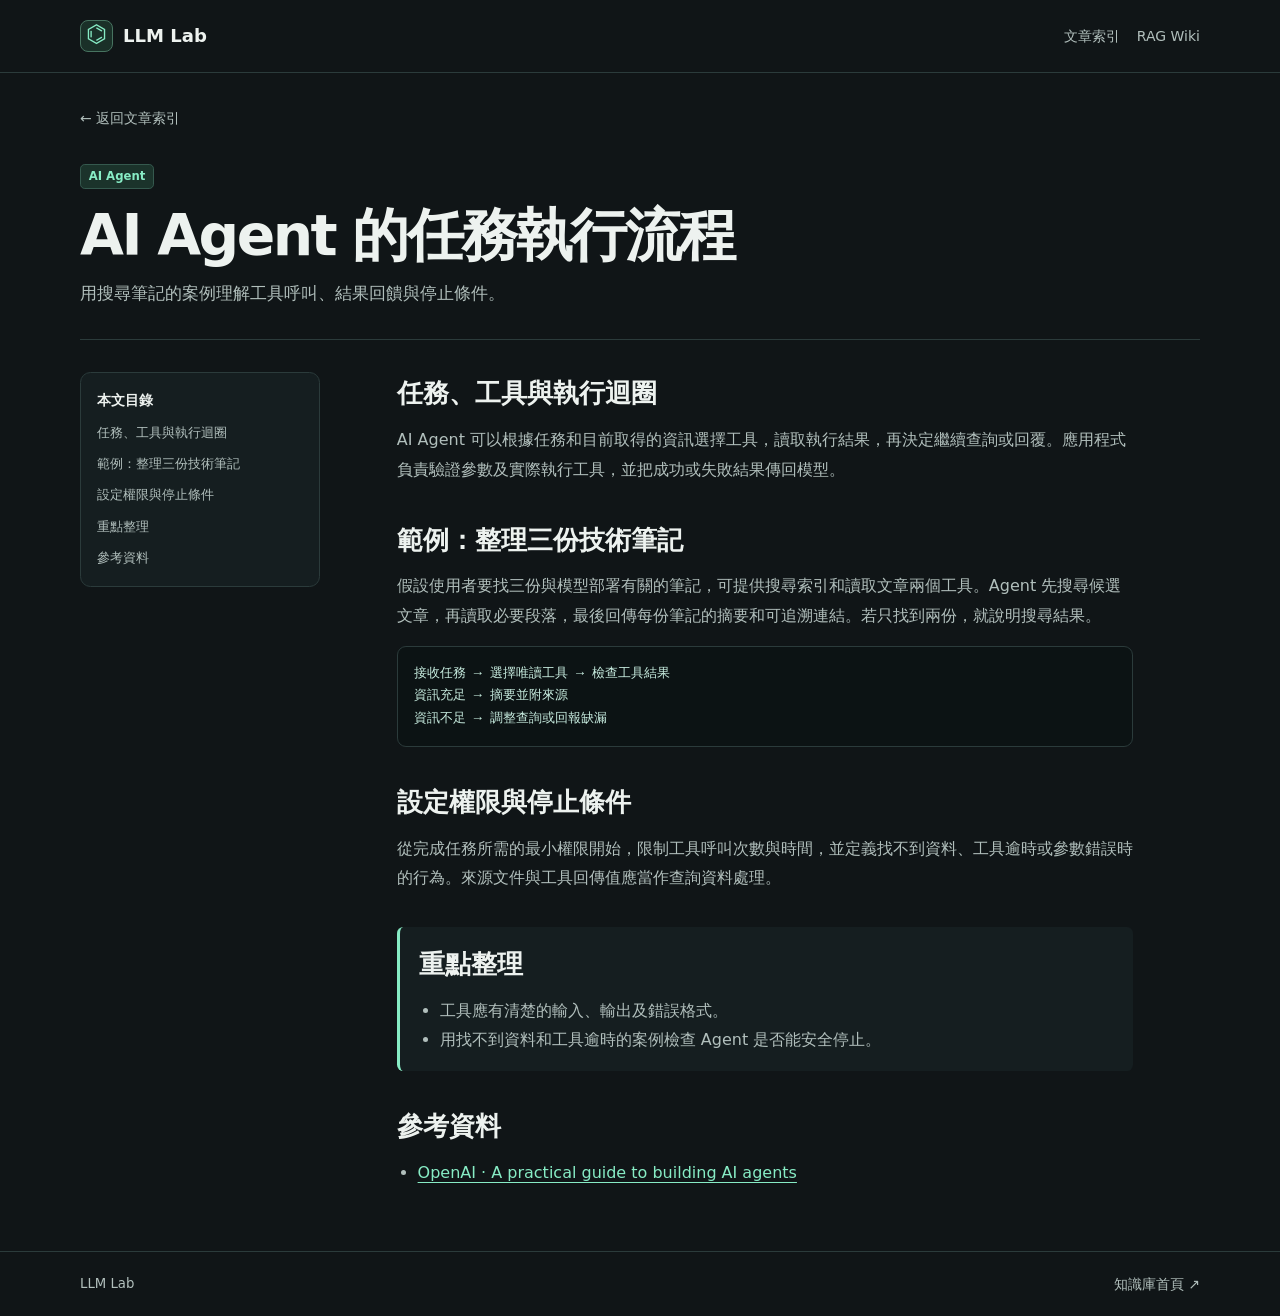
<file: pages/agent-basics.html>
<!doctype html>
<!-- Generated by scripts/build.py -->
<html lang="zh-Hant">
<head>
  <meta charset="utf-8">
  <meta name="viewport" content="width=device-width, initial-scale=1">
  <meta name="description" content="用搜尋筆記的案例理解工具呼叫、結果回饋與停止條件。">
  <meta name="theme-color" content="#101517">
  <title>AI Agent 的任務執行流程｜LLM Lab</title>
  <link rel="stylesheet" href="../assets/style.css">
  
</head>
<body>
  <a class="skip-link" href="#main">跳到主要內容</a>
  <header class="site-header">
    <div class="wrap topbar">
      <a class="brand" href="../index.html"><span class="brand-mark" aria-hidden="true">⌬</span> LLM Lab</a>
      <nav aria-label="主選單"><a class="nav-link" href="../index.html#library">文章索引</a> <a class="nav-link" href="../wiki/index.html">RAG Wiki</a></nav>
    </div>
  </header>
  <main id="main" class="wrap reader">
    <a class="back-link" href="../index.html#library"><span aria-hidden="true">←</span> 返回文章索引</a>
    <header class="article-heading">
      <span class="tag">AI Agent</span>
      <h1>AI Agent 的任務執行流程</h1>
      <p>用搜尋筆記的案例理解工具呼叫、結果回饋與停止條件。</p>
    </header>
    <div class="reader-grid">
      <nav class="toc" aria-label="本文目錄">
        <p>本文目錄</p>
        <ul><li><a href="#section-1">任務、工具與執行迴圈</a></li><li><a href="#section-2">範例：整理三份技術筆記</a></li><li><a href="#section-3">設定權限與停止條件</a></li><li><a href="#takeaways">重點整理</a></li><li><a href="#references">參考資料</a></li></ul>
      </nav>
      <article class="article-body">
        <section id="section-1"><h2>任務、工具與執行迴圈</h2><p>AI Agent 可以根據任務和目前取得的資訊選擇工具，讀取執行結果，再決定繼續查詢或回覆。應用程式負責驗證參數及實際執行工具，並把成功或失敗結果傳回模型。</p></section><section id="section-2"><h2>範例：整理三份技術筆記</h2><p>假設使用者要找三份與模型部署有關的筆記，可提供搜尋索引和讀取文章兩個工具。Agent 先搜尋候選文章，再讀取必要段落，最後回傳每份筆記的摘要和可追溯連結。若只找到兩份，就說明搜尋結果。</p><pre tabindex="0" aria-label="範例：整理三份技術筆記範例"><code>接收任務 → 選擇唯讀工具 → 檢查工具結果
資訊充足 → 摘要並附來源
資訊不足 → 調整查詢或回報缺漏</code></pre></section><section id="section-3"><h2>設定權限與停止條件</h2><p>從完成任務所需的最小權限開始，限制工具呼叫次數與時間，並定義找不到資料、工具逾時或參數錯誤時的行為。來源文件與工具回傳值應當作查詢資料處理。</p></section>
        <section id="takeaways" class="takeaways"><h2>重點整理</h2><ul><li>工具應有清楚的輸入、輸出及錯誤格式。</li><li>用找不到資料和工具逾時的案例檢查 Agent 是否能安全停止。</li></ul></section>
        <section id="references"><h2>參考資料</h2><ul><li><a href="https://openai.com/business/guides-and-resources/a-practical-guide-to-building-ai-agents/">OpenAI · A practical guide to building AI agents</a></li></ul></section>
      </article>
    </div>
  </main>
  <footer class="site-footer">
    <div class="wrap footer-inner"><span>LLM Lab</span><a href="../index.html#main">知識庫首頁 <span aria-hidden="true">↗</span></a></div>
  </footer>
</body>
</html>
</file>
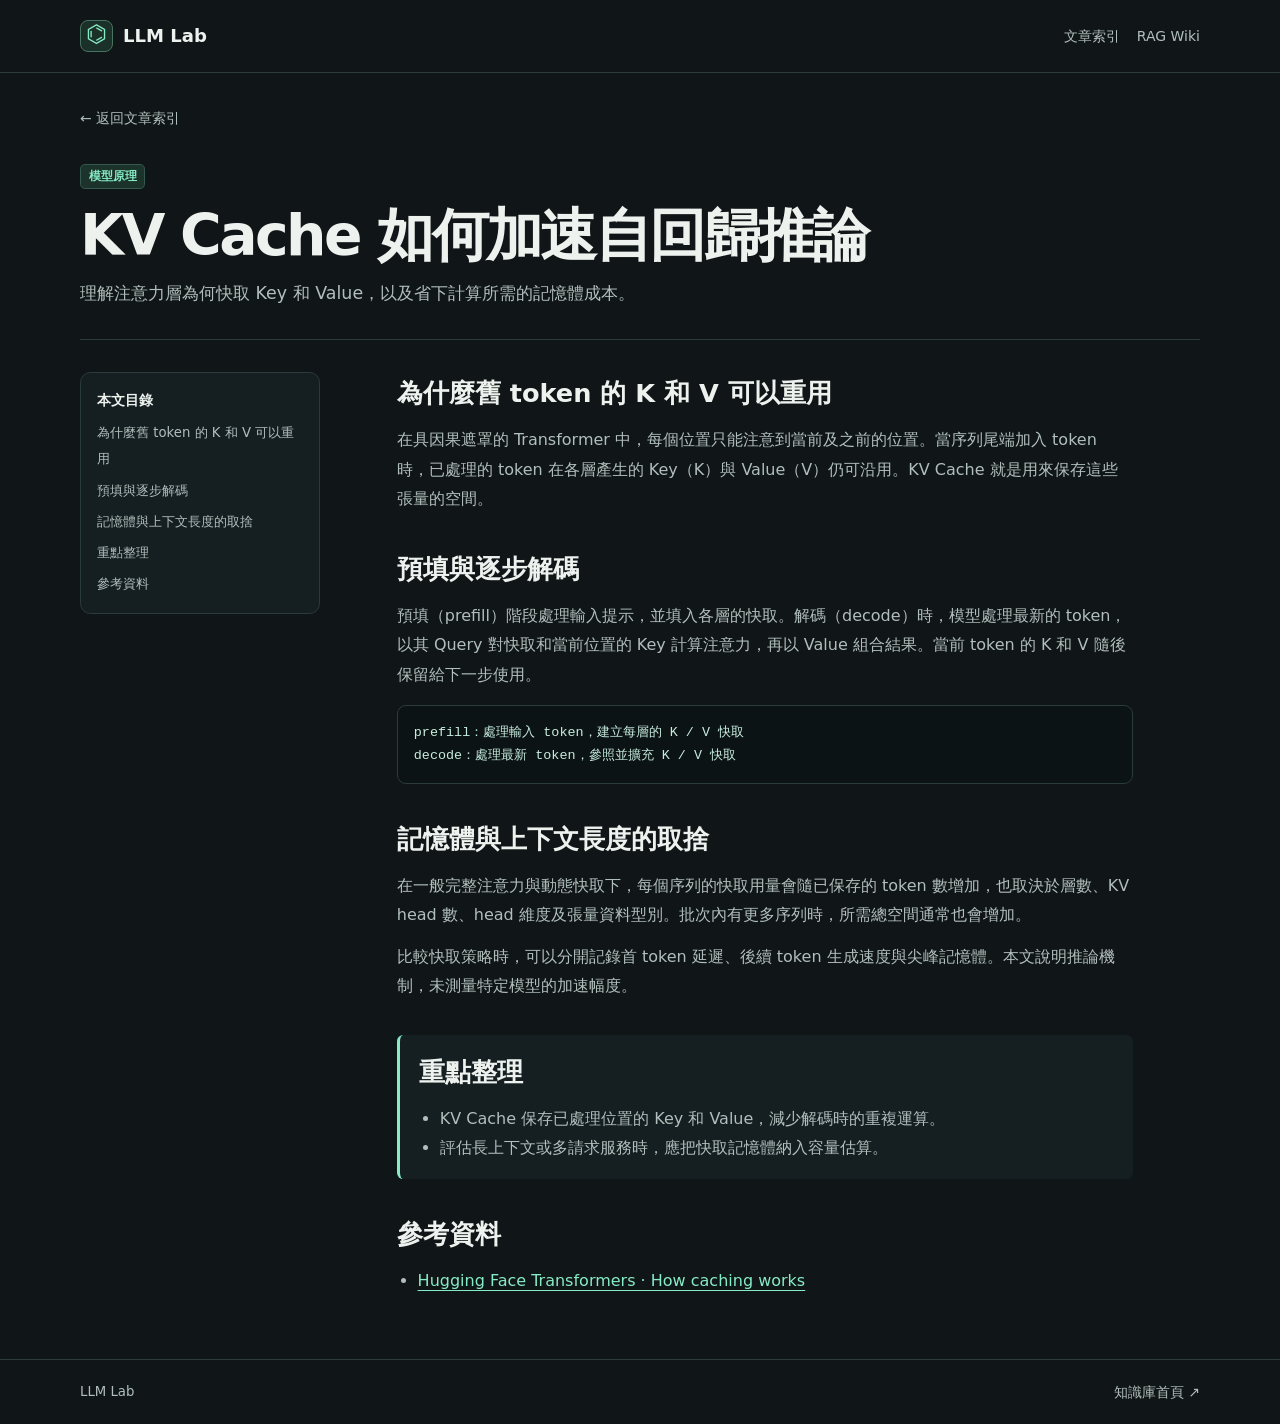
<file: pages/kv-cache.html>
<!doctype html>
<!-- Generated by scripts/build.py -->
<html lang="zh-Hant">
<head>
  <meta charset="utf-8">
  <meta name="viewport" content="width=device-width, initial-scale=1">
  <meta name="description" content="理解注意力層為何快取 Key 和 Value，以及省下計算所需的記憶體成本。">
  <meta name="theme-color" content="#101517">
  <title>KV Cache 如何加速自回歸推論｜LLM Lab</title>
  <link rel="stylesheet" href="../assets/style.css">
  
</head>
<body>
  <a class="skip-link" href="#main">跳到主要內容</a>
  <header class="site-header">
    <div class="wrap topbar">
      <a class="brand" href="../index.html"><span class="brand-mark" aria-hidden="true">⌬</span> LLM Lab</a>
      <nav aria-label="主選單"><a class="nav-link" href="../index.html#library">文章索引</a> <a class="nav-link" href="../wiki/index.html">RAG Wiki</a></nav>
    </div>
  </header>
  <main id="main" class="wrap reader">
    <a class="back-link" href="../index.html#library"><span aria-hidden="true">←</span> 返回文章索引</a>
    <header class="article-heading">
      <span class="tag">模型原理</span>
      <h1>KV Cache 如何加速自回歸推論</h1>
      <p>理解注意力層為何快取 Key 和 Value，以及省下計算所需的記憶體成本。</p>
    </header>
    <div class="reader-grid">
      <nav class="toc" aria-label="本文目錄">
        <p>本文目錄</p>
        <ul><li><a href="#section-1">為什麼舊 token 的 K 和 V 可以重用</a></li><li><a href="#section-2">預填與逐步解碼</a></li><li><a href="#section-3">記憶體與上下文長度的取捨</a></li><li><a href="#takeaways">重點整理</a></li><li><a href="#references">參考資料</a></li></ul>
      </nav>
      <article class="article-body">
        <section id="section-1"><h2>為什麼舊 token 的 K 和 V 可以重用</h2><p>在具因果遮罩的 Transformer 中，每個位置只能注意到當前及之前的位置。當序列尾端加入 token 時，已處理的 token 在各層產生的 Key（K）與 Value（V）仍可沿用。KV Cache 就是用來保存這些張量的空間。</p></section><section id="section-2"><h2>預填與逐步解碼</h2><p>預填（prefill）階段處理輸入提示，並填入各層的快取。解碼（decode）時，模型處理最新的 token，以其 Query 對快取和當前位置的 Key 計算注意力，再以 Value 組合結果。當前 token 的 K 和 V 隨後保留給下一步使用。</p><pre tabindex="0" aria-label="預填與逐步解碼範例"><code>prefill：處理輸入 token，建立每層的 K / V 快取
decode：處理最新 token，參照並擴充 K / V 快取</code></pre></section><section id="section-3"><h2>記憶體與上下文長度的取捨</h2><p>在一般完整注意力與動態快取下，每個序列的快取用量會隨已保存的 token 數增加，也取決於層數、KV head 數、head 維度及張量資料型別。批次內有更多序列時，所需總空間通常也會增加。</p><p>比較快取策略時，可以分開記錄首 token 延遲、後續 token 生成速度與尖峰記憶體。本文說明推論機制，未測量特定模型的加速幅度。</p></section>
        <section id="takeaways" class="takeaways"><h2>重點整理</h2><ul><li>KV Cache 保存已處理位置的 Key 和 Value，減少解碼時的重複運算。</li><li>評估長上下文或多請求服務時，應把快取記憶體納入容量估算。</li></ul></section>
        <section id="references"><h2>參考資料</h2><ul><li><a href="https://huggingface.co/docs/transformers/en/cache_explanation">Hugging Face Transformers · How caching works</a></li></ul></section>
      </article>
    </div>
  </main>
  <footer class="site-footer">
    <div class="wrap footer-inner"><span>LLM Lab</span><a href="../index.html#main">知識庫首頁 <span aria-hidden="true">↗</span></a></div>
  </footer>
</body>
</html>
</file>
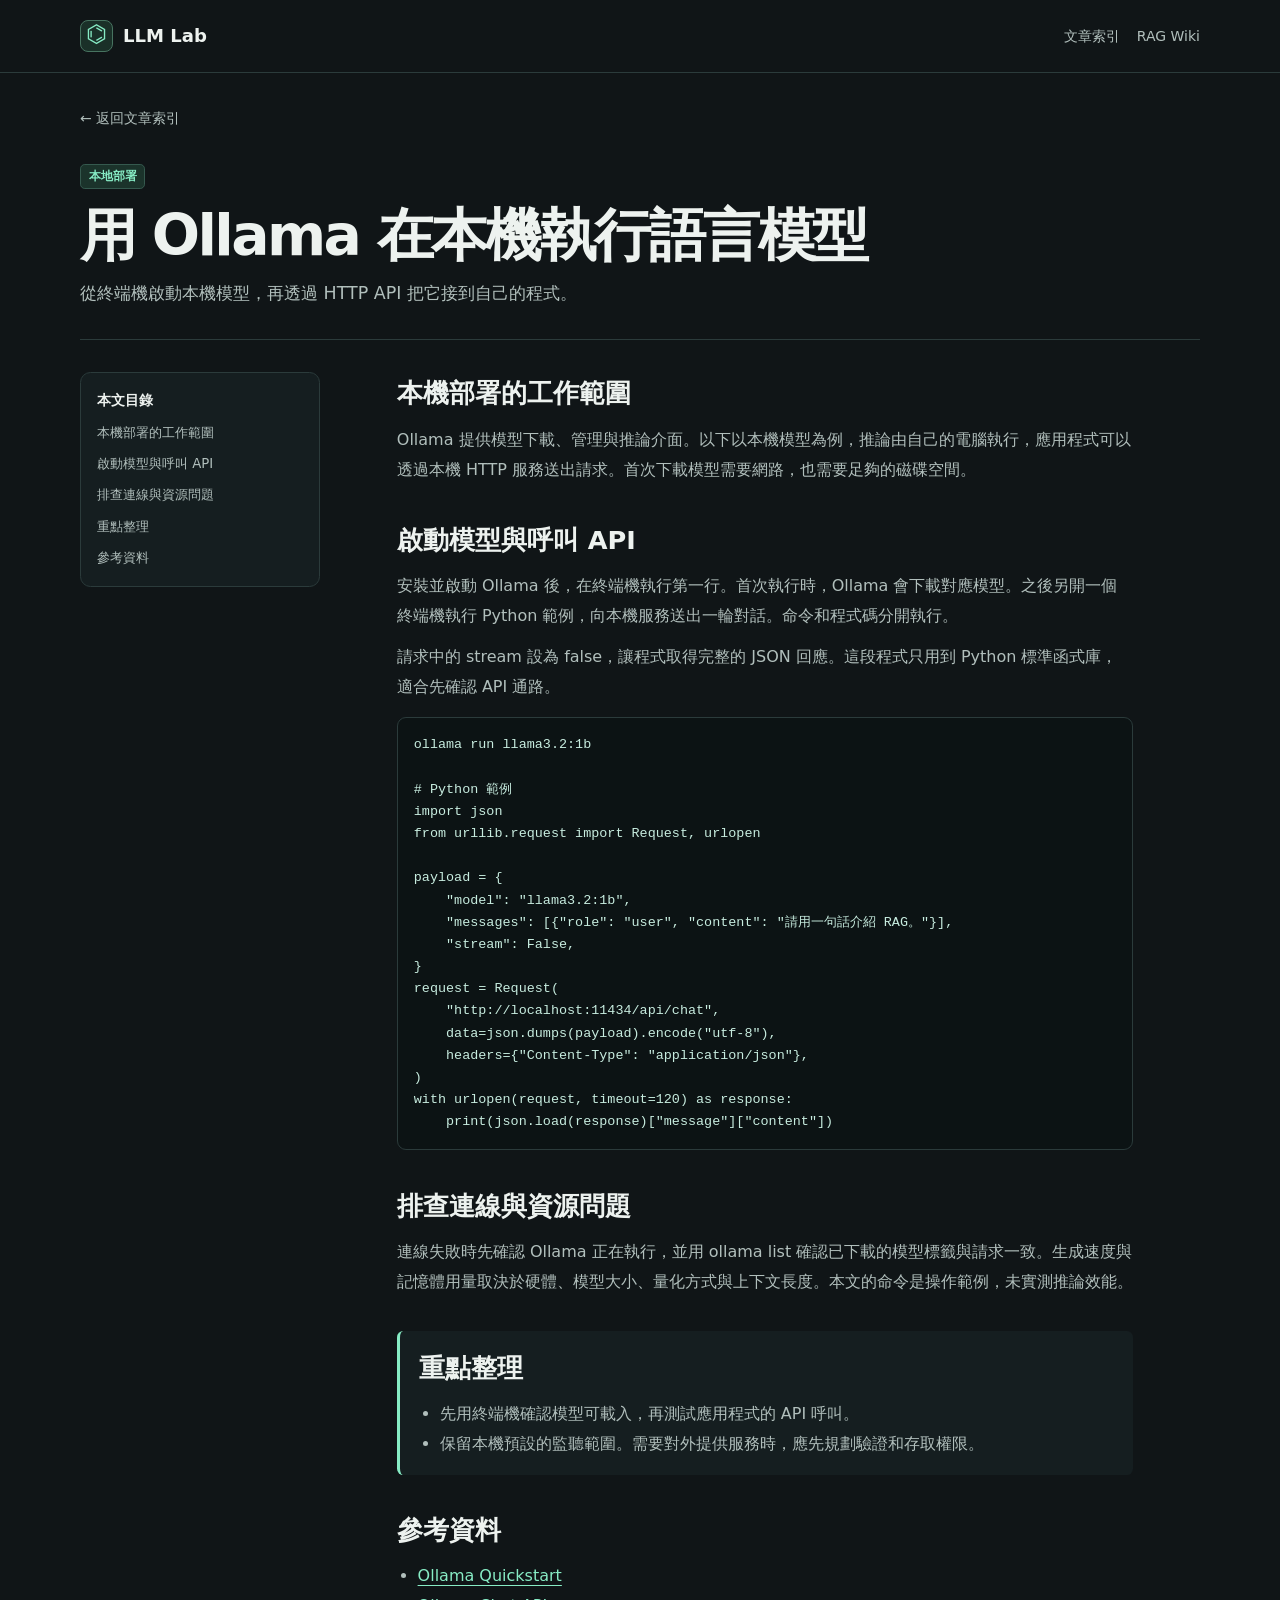
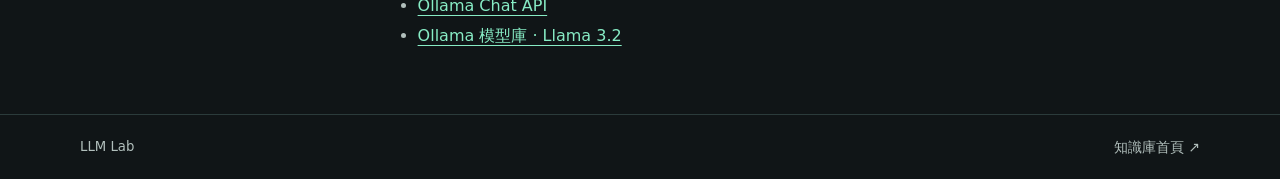
<file: pages/ollama-local.html>
<!doctype html>
<!-- Generated by scripts/build.py -->
<html lang="zh-Hant">
<head>
  <meta charset="utf-8">
  <meta name="viewport" content="width=device-width, initial-scale=1">
  <meta name="description" content="從終端機啟動本機模型，再透過 HTTP API 把它接到自己的程式。">
  <meta name="theme-color" content="#101517">
  <title>用 Ollama 在本機執行語言模型｜LLM Lab</title>
  <link rel="stylesheet" href="../assets/style.css">
  
</head>
<body>
  <a class="skip-link" href="#main">跳到主要內容</a>
  <header class="site-header">
    <div class="wrap topbar">
      <a class="brand" href="../index.html"><span class="brand-mark" aria-hidden="true">⌬</span> LLM Lab</a>
      <nav aria-label="主選單"><a class="nav-link" href="../index.html#library">文章索引</a> <a class="nav-link" href="../wiki/index.html">RAG Wiki</a></nav>
    </div>
  </header>
  <main id="main" class="wrap reader">
    <a class="back-link" href="../index.html#library"><span aria-hidden="true">←</span> 返回文章索引</a>
    <header class="article-heading">
      <span class="tag">本地部署</span>
      <h1>用 Ollama 在本機執行語言模型</h1>
      <p>從終端機啟動本機模型，再透過 HTTP API 把它接到自己的程式。</p>
    </header>
    <div class="reader-grid">
      <nav class="toc" aria-label="本文目錄">
        <p>本文目錄</p>
        <ul><li><a href="#section-1">本機部署的工作範圍</a></li><li><a href="#section-2">啟動模型與呼叫 API</a></li><li><a href="#section-3">排查連線與資源問題</a></li><li><a href="#takeaways">重點整理</a></li><li><a href="#references">參考資料</a></li></ul>
      </nav>
      <article class="article-body">
        <section id="section-1"><h2>本機部署的工作範圍</h2><p>Ollama 提供模型下載、管理與推論介面。以下以本機模型為例，推論由自己的電腦執行，應用程式可以透過本機 HTTP 服務送出請求。首次下載模型需要網路，也需要足夠的磁碟空間。</p></section><section id="section-2"><h2>啟動模型與呼叫 API</h2><p>安裝並啟動 Ollama 後，在終端機執行第一行。首次執行時，Ollama 會下載對應模型。之後另開一個終端機執行 Python 範例，向本機服務送出一輪對話。命令和程式碼分開執行。</p><p>請求中的 stream 設為 false，讓程式取得完整的 JSON 回應。這段程式只用到 Python 標準函式庫，適合先確認 API 通路。</p><pre tabindex="0" aria-label="啟動模型與呼叫 API範例"><code>ollama run llama3.2:1b

# Python 範例
import json
from urllib.request import Request, urlopen

payload = {
    &quot;model&quot;: &quot;llama3.2:1b&quot;,
    &quot;messages&quot;: [{&quot;role&quot;: &quot;user&quot;, &quot;content&quot;: &quot;請用一句話介紹 RAG。&quot;}],
    &quot;stream&quot;: False,
}
request = Request(
    &quot;http://localhost:11434/api/chat&quot;,
    data=json.dumps(payload).encode(&quot;utf-8&quot;),
    headers={&quot;Content-Type&quot;: &quot;application/json&quot;},
)
with urlopen(request, timeout=120) as response:
    print(json.load(response)[&quot;message&quot;][&quot;content&quot;])</code></pre></section><section id="section-3"><h2>排查連線與資源問題</h2><p>連線失敗時先確認 Ollama 正在執行，並用 ollama list 確認已下載的模型標籤與請求一致。生成速度與記憶體用量取決於硬體、模型大小、量化方式與上下文長度。本文的命令是操作範例，未實測推論效能。</p></section>
        <section id="takeaways" class="takeaways"><h2>重點整理</h2><ul><li>先用終端機確認模型可載入，再測試應用程式的 API 呼叫。</li><li>保留本機預設的監聽範圍。需要對外提供服務時，應先規劃驗證和存取權限。</li></ul></section>
        <section id="references"><h2>參考資料</h2><ul><li><a href="https://docs.ollama.com/quickstart">Ollama Quickstart</a></li><li><a href="https://docs.ollama.com/api/chat">Ollama Chat API</a></li><li><a href="https://ollama.com/library/llama3.2:1b">Ollama 模型庫 · Llama 3.2</a></li></ul></section>
      </article>
    </div>
  </main>
  <footer class="site-footer">
    <div class="wrap footer-inner"><span>LLM Lab</span><a href="../index.html#main">知識庫首頁 <span aria-hidden="true">↗</span></a></div>
  </footer>
</body>
</html>
</file>
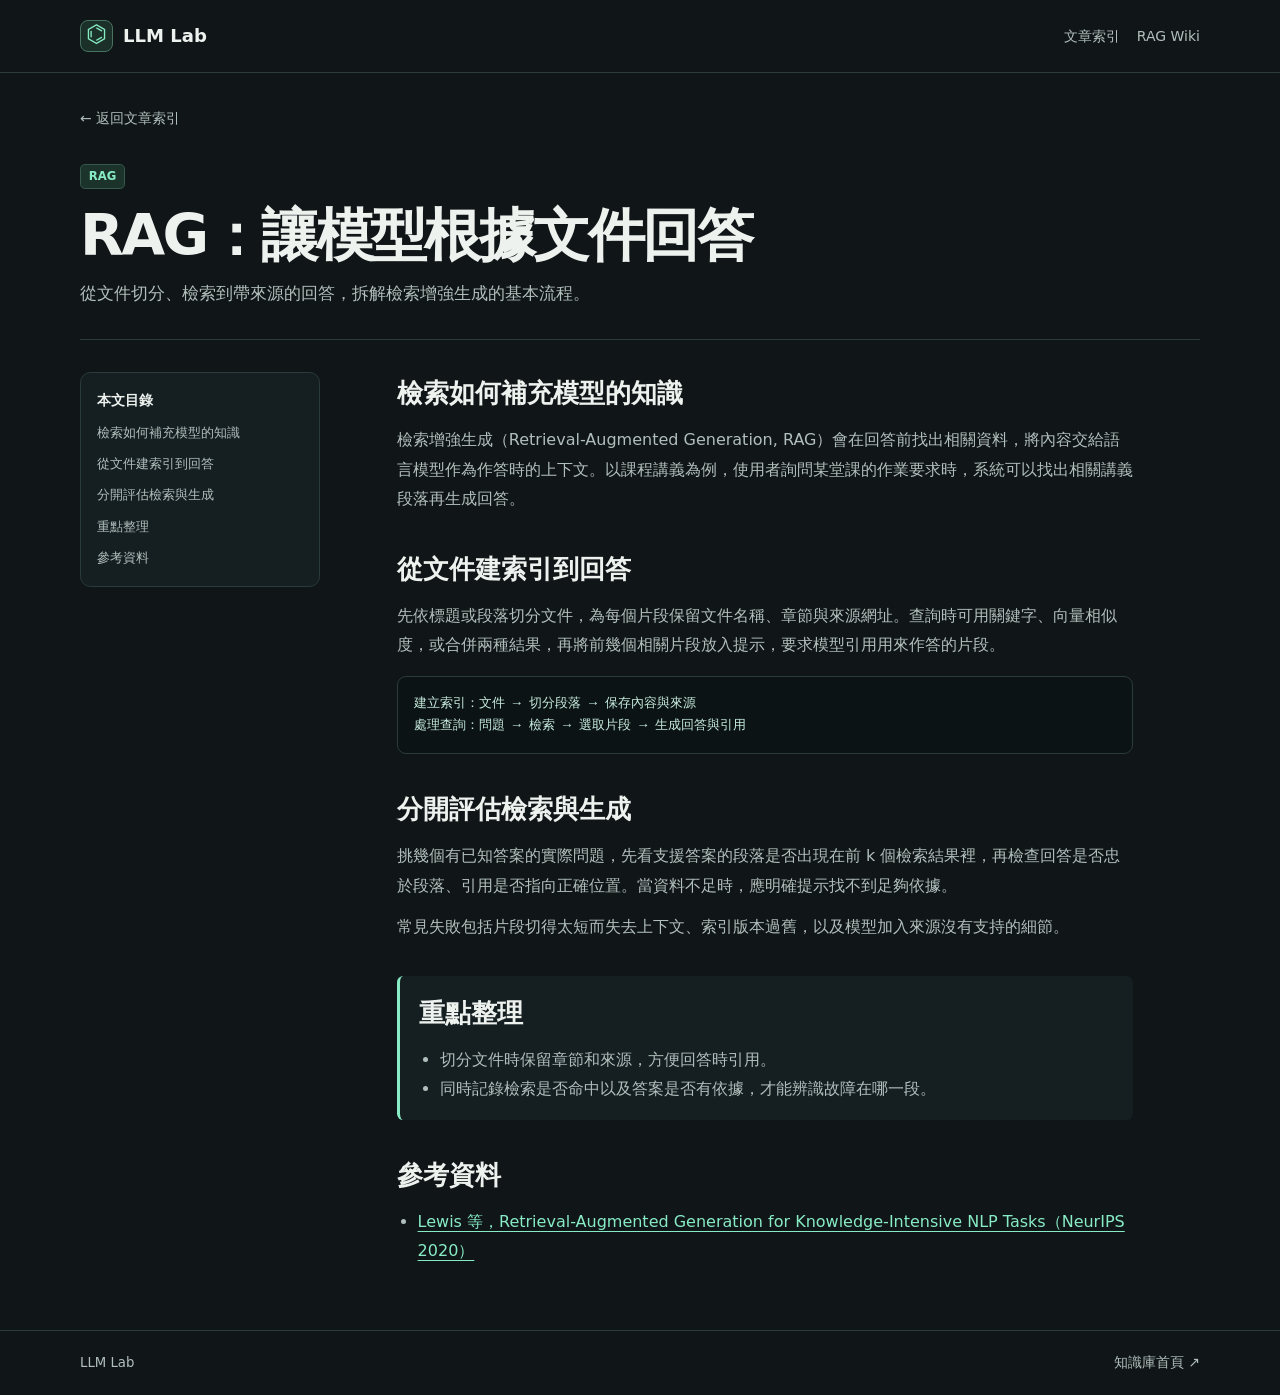
<file: pages/rag-basics.html>
<!doctype html>
<!-- Generated by scripts/build.py -->
<html lang="zh-Hant">
<head>
  <meta charset="utf-8">
  <meta name="viewport" content="width=device-width, initial-scale=1">
  <meta name="description" content="從文件切分、檢索到帶來源的回答，拆解檢索增強生成的基本流程。">
  <meta name="theme-color" content="#101517">
  <title>RAG：讓模型根據文件回答｜LLM Lab</title>
  <link rel="stylesheet" href="../assets/style.css">
  
</head>
<body>
  <a class="skip-link" href="#main">跳到主要內容</a>
  <header class="site-header">
    <div class="wrap topbar">
      <a class="brand" href="../index.html"><span class="brand-mark" aria-hidden="true">⌬</span> LLM Lab</a>
      <nav aria-label="主選單"><a class="nav-link" href="../index.html#library">文章索引</a> <a class="nav-link" href="../wiki/index.html">RAG Wiki</a></nav>
    </div>
  </header>
  <main id="main" class="wrap reader">
    <a class="back-link" href="../index.html#library"><span aria-hidden="true">←</span> 返回文章索引</a>
    <header class="article-heading">
      <span class="tag">RAG</span>
      <h1>RAG：讓模型根據文件回答</h1>
      <p>從文件切分、檢索到帶來源的回答，拆解檢索增強生成的基本流程。</p>
    </header>
    <div class="reader-grid">
      <nav class="toc" aria-label="本文目錄">
        <p>本文目錄</p>
        <ul><li><a href="#section-1">檢索如何補充模型的知識</a></li><li><a href="#section-2">從文件建索引到回答</a></li><li><a href="#section-3">分開評估檢索與生成</a></li><li><a href="#takeaways">重點整理</a></li><li><a href="#references">參考資料</a></li></ul>
      </nav>
      <article class="article-body">
        <section id="section-1"><h2>檢索如何補充模型的知識</h2><p>檢索增強生成（Retrieval-Augmented Generation, RAG）會在回答前找出相關資料，將內容交給語言模型作為作答時的上下文。以課程講義為例，使用者詢問某堂課的作業要求時，系統可以找出相關講義段落再生成回答。</p></section><section id="section-2"><h2>從文件建索引到回答</h2><p>先依標題或段落切分文件，為每個片段保留文件名稱、章節與來源網址。查詢時可用關鍵字、向量相似度，或合併兩種結果，再將前幾個相關片段放入提示，要求模型引用用來作答的片段。</p><pre tabindex="0" aria-label="從文件建索引到回答範例"><code>建立索引：文件 → 切分段落 → 保存內容與來源
處理查詢：問題 → 檢索 → 選取片段 → 生成回答與引用</code></pre></section><section id="section-3"><h2>分開評估檢索與生成</h2><p>挑幾個有已知答案的實際問題，先看支援答案的段落是否出現在前 k 個檢索結果裡，再檢查回答是否忠於段落、引用是否指向正確位置。當資料不足時，應明確提示找不到足夠依據。</p><p>常見失敗包括片段切得太短而失去上下文、索引版本過舊，以及模型加入來源沒有支持的細節。</p></section>
        <section id="takeaways" class="takeaways"><h2>重點整理</h2><ul><li>切分文件時保留章節和來源，方便回答時引用。</li><li>同時記錄檢索是否命中以及答案是否有依據，才能辨識故障在哪一段。</li></ul></section>
        <section id="references"><h2>參考資料</h2><ul><li><a href="https://proceedings.nips.cc/paper/2020/hash/6b493230205f780e1bc26945df7481e5-Abstract.html">Lewis 等，Retrieval-Augmented Generation for Knowledge-Intensive NLP Tasks（NeurIPS 2020）</a></li></ul></section>
      </article>
    </div>
  </main>
  <footer class="site-footer">
    <div class="wrap footer-inner"><span>LLM Lab</span><a href="../index.html#main">知識庫首頁 <span aria-hidden="true">↗</span></a></div>
  </footer>
</body>
</html>
</file>
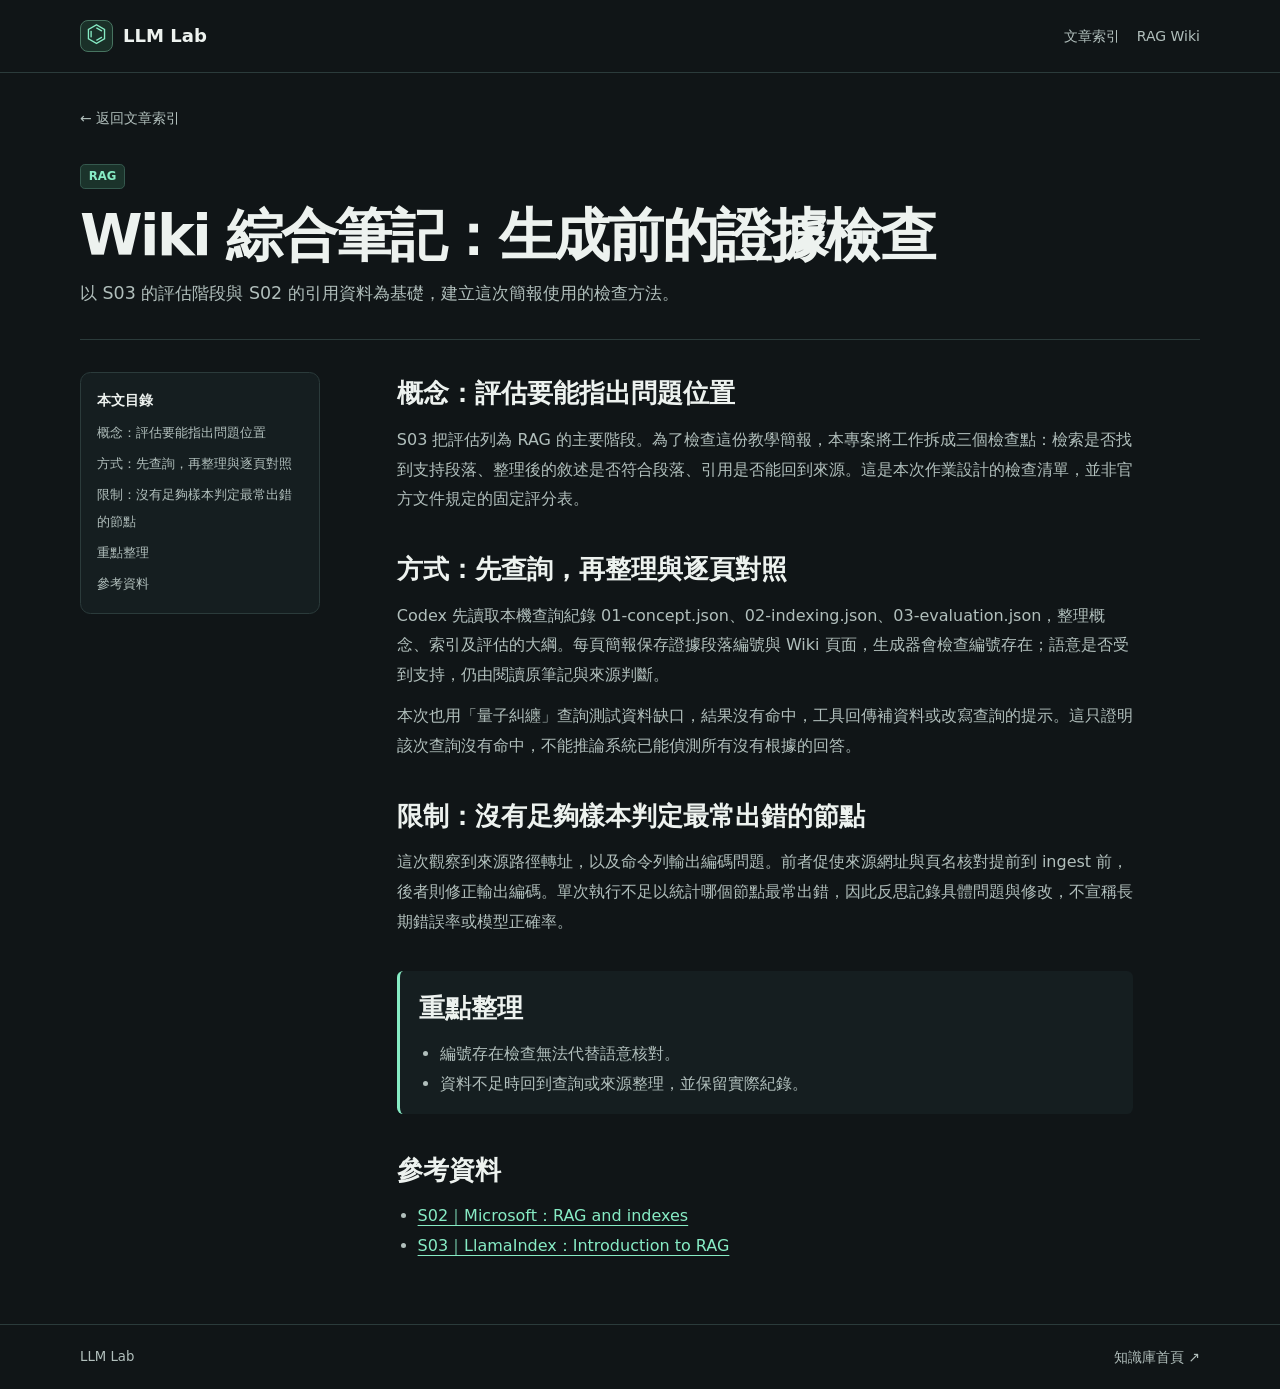
<file: pages/rag-evaluation-wiki.html>
<!doctype html>
<!-- Generated by scripts/build.py -->
<html lang="zh-Hant">
<head>
  <meta charset="utf-8">
  <meta name="viewport" content="width=device-width, initial-scale=1">
  <meta name="description" content="以 S03 的評估階段與 S02 的引用資料為基礎，建立這次簡報使用的檢查方法。">
  <meta name="theme-color" content="#101517">
  <title>Wiki 綜合筆記：生成前的證據檢查｜LLM Lab</title>
  <link rel="stylesheet" href="../assets/style.css">
  
</head>
<body>
  <a class="skip-link" href="#main">跳到主要內容</a>
  <header class="site-header">
    <div class="wrap topbar">
      <a class="brand" href="../index.html"><span class="brand-mark" aria-hidden="true">⌬</span> LLM Lab</a>
      <nav aria-label="主選單"><a class="nav-link" href="../index.html#library">文章索引</a> <a class="nav-link" href="../wiki/index.html">RAG Wiki</a></nav>
    </div>
  </header>
  <main id="main" class="wrap reader">
    <a class="back-link" href="../index.html#library"><span aria-hidden="true">←</span> 返回文章索引</a>
    <header class="article-heading">
      <span class="tag">RAG</span>
      <h1>Wiki 綜合筆記：生成前的證據檢查</h1>
      <p>以 S03 的評估階段與 S02 的引用資料為基礎，建立這次簡報使用的檢查方法。</p>
    </header>
    <div class="reader-grid">
      <nav class="toc" aria-label="本文目錄">
        <p>本文目錄</p>
        <ul><li><a href="#section-1">概念：評估要能指出問題位置</a></li><li><a href="#section-2">方式：先查詢，再整理與逐頁對照</a></li><li><a href="#section-3">限制：沒有足夠樣本判定最常出錯的節點</a></li><li><a href="#takeaways">重點整理</a></li><li><a href="#references">參考資料</a></li></ul>
      </nav>
      <article class="article-body">
        <section id="section-1"><h2>概念：評估要能指出問題位置</h2><p>S03 把評估列為 RAG 的主要階段。為了檢查這份教學簡報，本專案將工作拆成三個檢查點：檢索是否找到支持段落、整理後的敘述是否符合段落、引用是否能回到來源。這是本次作業設計的檢查清單，並非官方文件規定的固定評分表。</p></section><section id="section-2"><h2>方式：先查詢，再整理與逐頁對照</h2><p>Codex 先讀取本機查詢紀錄 01-concept.json、02-indexing.json、03-evaluation.json，整理概念、索引及評估的大綱。每頁簡報保存證據段落編號與 Wiki 頁面，生成器會檢查編號存在；語意是否受到支持，仍由閱讀原筆記與來源判斷。</p><p>本次也用「量子糾纏」查詢測試資料缺口，結果沒有命中，工具回傳補資料或改寫查詢的提示。這只證明該次查詢沒有命中，不能推論系統已能偵測所有沒有根據的回答。</p></section><section id="section-3"><h2>限制：沒有足夠樣本判定最常出錯的節點</h2><p>這次觀察到來源路徑轉址，以及命令列輸出編碼問題。前者促使來源網址與頁名核對提前到 ingest 前，後者則修正輸出編碼。單次執行不足以統計哪個節點最常出錯，因此反思記錄具體問題與修改，不宣稱長期錯誤率或模型正確率。</p></section>
        <section id="takeaways" class="takeaways"><h2>重點整理</h2><ul><li>編號存在檢查無法代替語意核對。</li><li>資料不足時回到查詢或來源整理，並保留實際紀錄。</li></ul></section>
        <section id="references"><h2>參考資料</h2><ul><li><a href="https://learn.microsoft.com/en-us/azure/foundry/concepts/retrieval-augmented-generation">S02｜Microsoft：RAG and indexes</a></li><li><a href="https://developers.llamaindex.ai/python/framework/understanding/rag/">S03｜LlamaIndex：Introduction to RAG</a></li></ul></section>
      </article>
    </div>
  </main>
  <footer class="site-footer">
    <div class="wrap footer-inner"><span>LLM Lab</span><a href="../index.html#main">知識庫首頁 <span aria-hidden="true">↗</span></a></div>
  </footer>
</body>
</html>
</file>
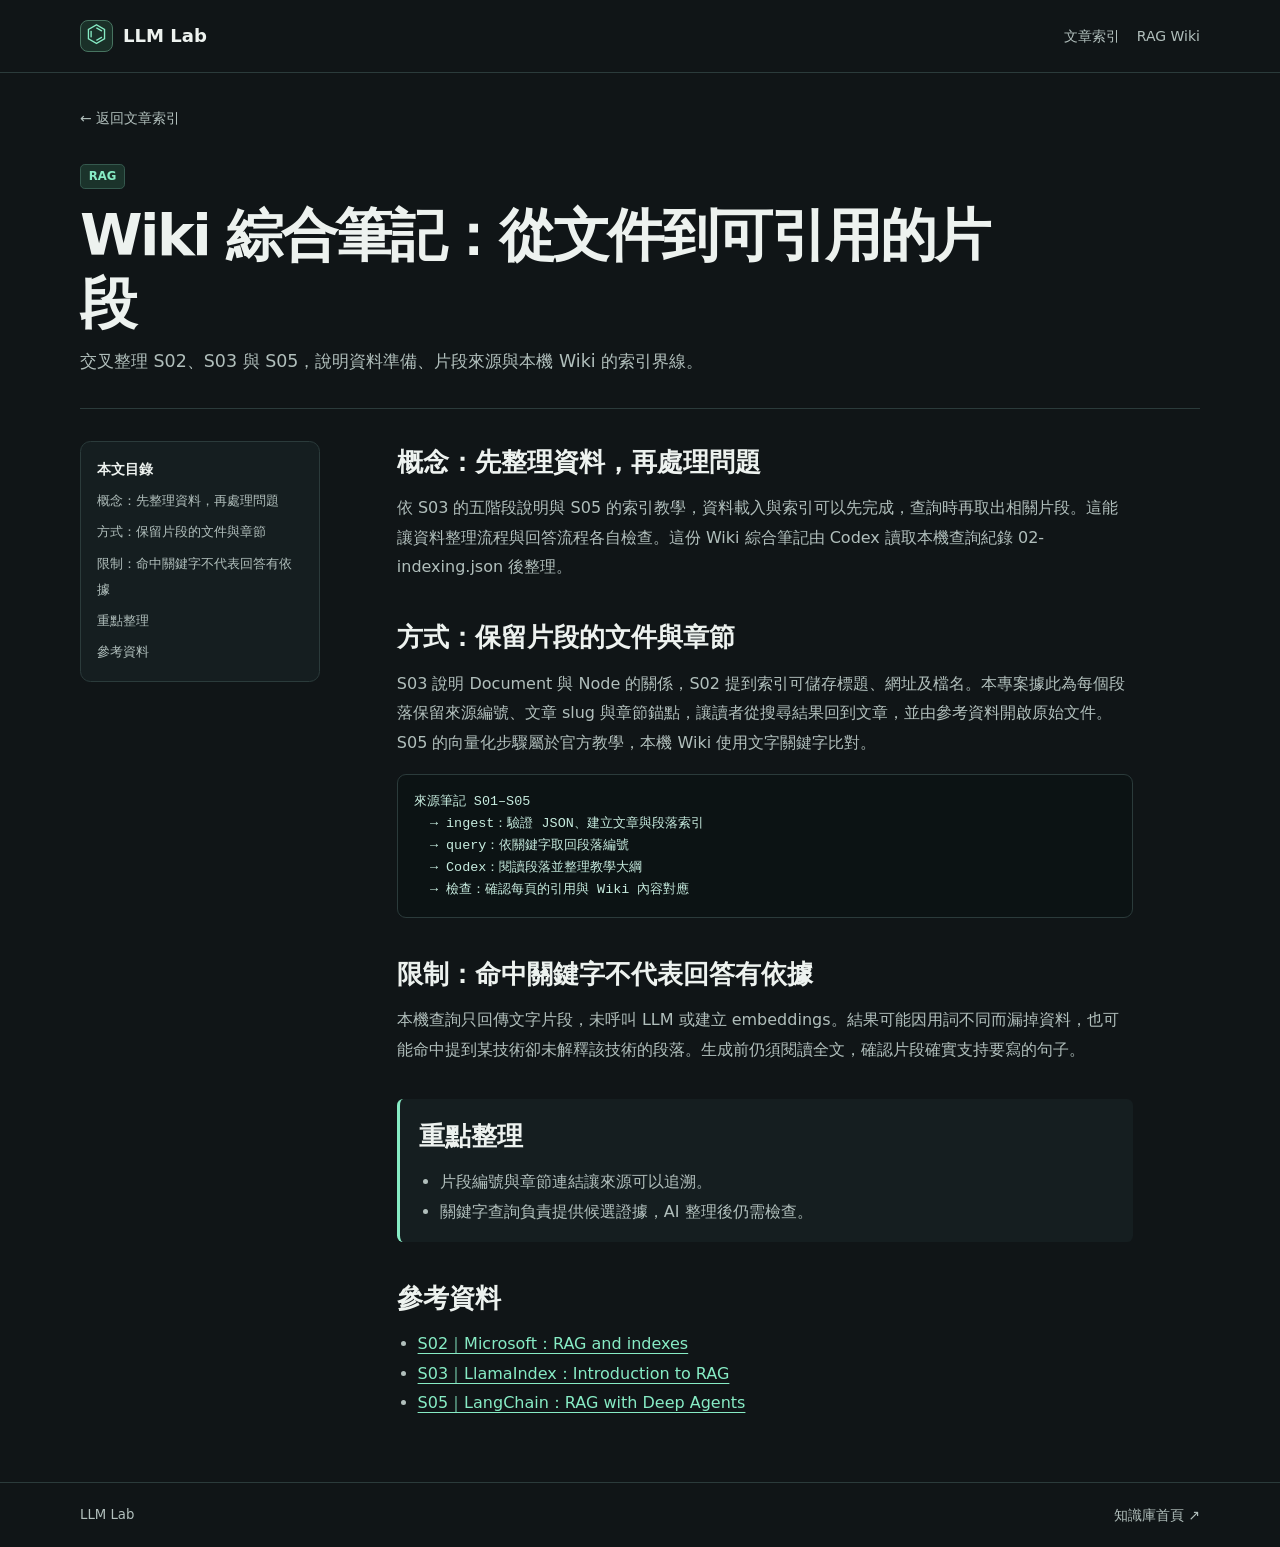
<file: pages/rag-indexing-wiki.html>
<!doctype html>
<!-- Generated by scripts/build.py -->
<html lang="zh-Hant">
<head>
  <meta charset="utf-8">
  <meta name="viewport" content="width=device-width, initial-scale=1">
  <meta name="description" content="交叉整理 S02、S03 與 S05，說明資料準備、片段來源與本機 Wiki 的索引界線。">
  <meta name="theme-color" content="#101517">
  <title>Wiki 綜合筆記：從文件到可引用的片段｜LLM Lab</title>
  <link rel="stylesheet" href="../assets/style.css">
  
</head>
<body>
  <a class="skip-link" href="#main">跳到主要內容</a>
  <header class="site-header">
    <div class="wrap topbar">
      <a class="brand" href="../index.html"><span class="brand-mark" aria-hidden="true">⌬</span> LLM Lab</a>
      <nav aria-label="主選單"><a class="nav-link" href="../index.html#library">文章索引</a> <a class="nav-link" href="../wiki/index.html">RAG Wiki</a></nav>
    </div>
  </header>
  <main id="main" class="wrap reader">
    <a class="back-link" href="../index.html#library"><span aria-hidden="true">←</span> 返回文章索引</a>
    <header class="article-heading">
      <span class="tag">RAG</span>
      <h1>Wiki 綜合筆記：從文件到可引用的片段</h1>
      <p>交叉整理 S02、S03 與 S05，說明資料準備、片段來源與本機 Wiki 的索引界線。</p>
    </header>
    <div class="reader-grid">
      <nav class="toc" aria-label="本文目錄">
        <p>本文目錄</p>
        <ul><li><a href="#section-1">概念：先整理資料，再處理問題</a></li><li><a href="#section-2">方式：保留片段的文件與章節</a></li><li><a href="#section-3">限制：命中關鍵字不代表回答有依據</a></li><li><a href="#takeaways">重點整理</a></li><li><a href="#references">參考資料</a></li></ul>
      </nav>
      <article class="article-body">
        <section id="section-1"><h2>概念：先整理資料，再處理問題</h2><p>依 S03 的五階段說明與 S05 的索引教學，資料載入與索引可以先完成，查詢時再取出相關片段。這能讓資料整理流程與回答流程各自檢查。這份 Wiki 綜合筆記由 Codex 讀取本機查詢紀錄 02-indexing.json 後整理。</p></section><section id="section-2"><h2>方式：保留片段的文件與章節</h2><p>S03 說明 Document 與 Node 的關係，S02 提到索引可儲存標題、網址及檔名。本專案據此為每個段落保留來源編號、文章 slug 與章節錨點，讓讀者從搜尋結果回到文章，並由參考資料開啟原始文件。S05 的向量化步驟屬於官方教學，本機 Wiki 使用文字關鍵字比對。</p><pre tabindex="0" aria-label="方式：保留片段的文件與章節範例"><code>來源筆記 S01–S05
  → ingest：驗證 JSON、建立文章與段落索引
  → query：依關鍵字取回段落編號
  → Codex：閱讀段落並整理教學大綱
  → 檢查：確認每頁的引用與 Wiki 內容對應</code></pre></section><section id="section-3"><h2>限制：命中關鍵字不代表回答有依據</h2><p>本機查詢只回傳文字片段，未呼叫 LLM 或建立 embeddings。結果可能因用詞不同而漏掉資料，也可能命中提到某技術卻未解釋該技術的段落。生成前仍須閱讀全文，確認片段確實支持要寫的句子。</p></section>
        <section id="takeaways" class="takeaways"><h2>重點整理</h2><ul><li>片段編號與章節連結讓來源可以追溯。</li><li>關鍵字查詢負責提供候選證據，AI 整理後仍需檢查。</li></ul></section>
        <section id="references"><h2>參考資料</h2><ul><li><a href="https://learn.microsoft.com/en-us/azure/foundry/concepts/retrieval-augmented-generation">S02｜Microsoft：RAG and indexes</a></li><li><a href="https://developers.llamaindex.ai/python/framework/understanding/rag/">S03｜LlamaIndex：Introduction to RAG</a></li><li><a href="https://docs.langchain.com/oss/python/deepagents/rag">S05｜LangChain：RAG with Deep Agents</a></li></ul></section>
      </article>
    </div>
  </main>
  <footer class="site-footer">
    <div class="wrap footer-inner"><span>LLM Lab</span><a href="../index.html#main">知識庫首頁 <span aria-hidden="true">↗</span></a></div>
  </footer>
</body>
</html>
</file>
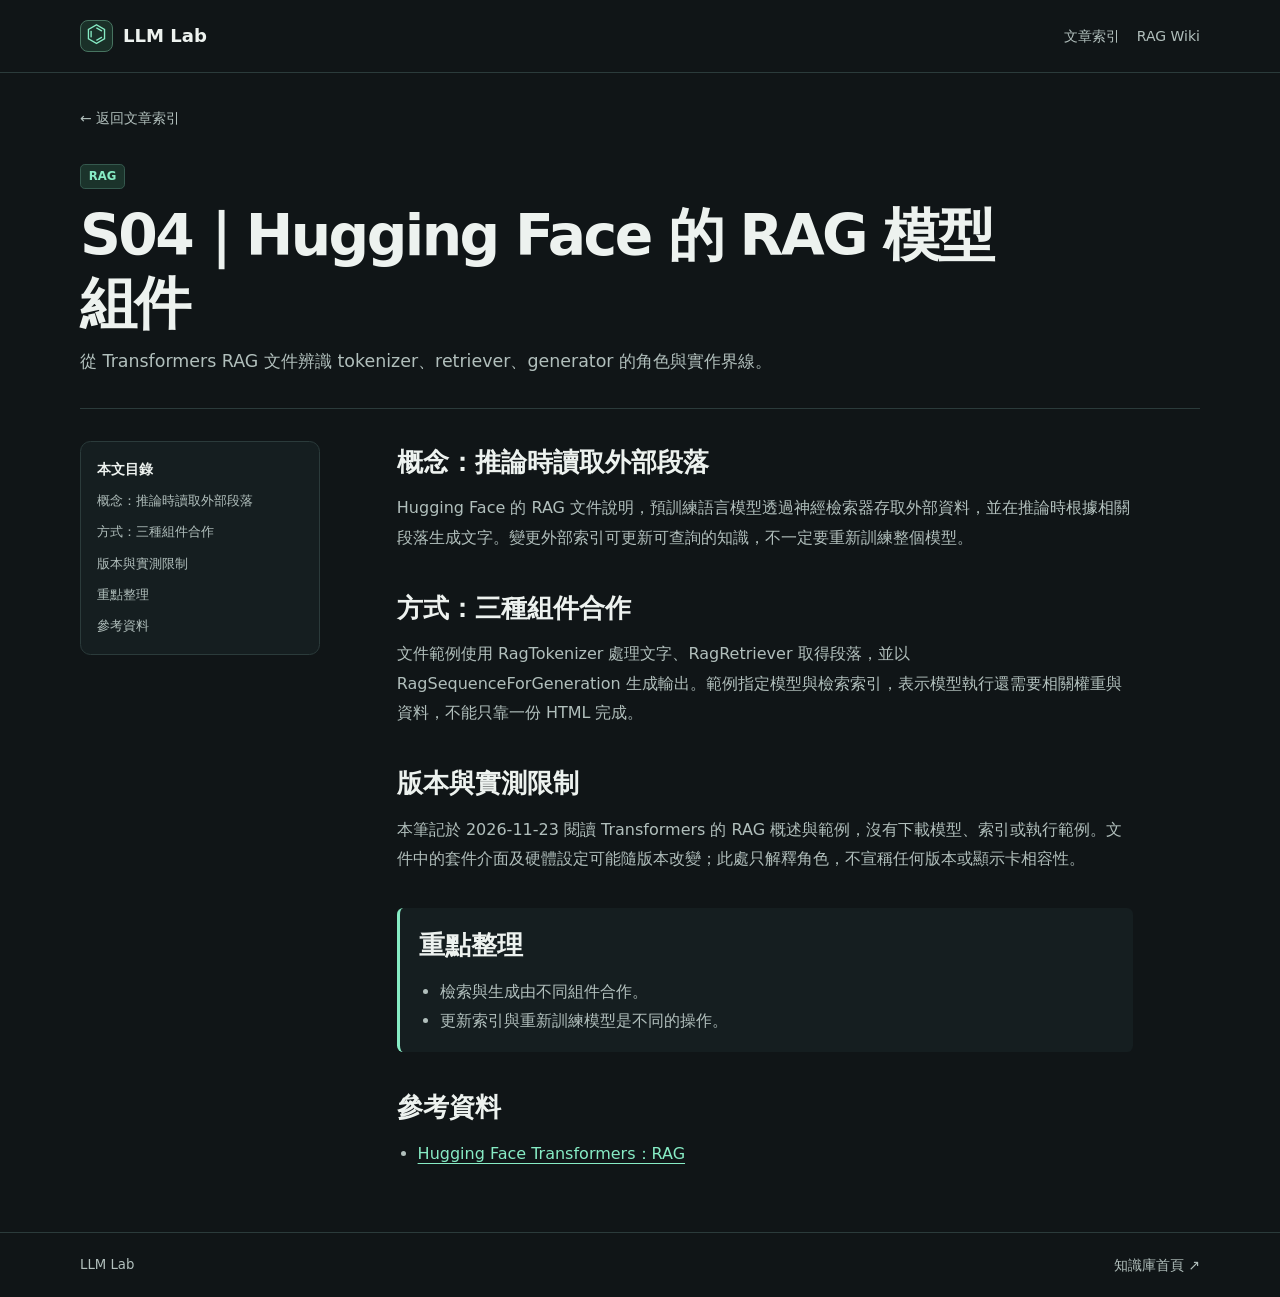
<file: pages/rag-source-huggingface.html>
<!doctype html>
<!-- Generated by scripts/build.py -->
<html lang="zh-Hant">
<head>
  <meta charset="utf-8">
  <meta name="viewport" content="width=device-width, initial-scale=1">
  <meta name="description" content="從 Transformers RAG 文件辨識 tokenizer、retriever、generator 的角色與實作界線。">
  <meta name="theme-color" content="#101517">
  <title>S04｜Hugging Face 的 RAG 模型組件｜LLM Lab</title>
  <link rel="stylesheet" href="../assets/style.css">
  
</head>
<body>
  <a class="skip-link" href="#main">跳到主要內容</a>
  <header class="site-header">
    <div class="wrap topbar">
      <a class="brand" href="../index.html"><span class="brand-mark" aria-hidden="true">⌬</span> LLM Lab</a>
      <nav aria-label="主選單"><a class="nav-link" href="../index.html#library">文章索引</a> <a class="nav-link" href="../wiki/index.html">RAG Wiki</a></nav>
    </div>
  </header>
  <main id="main" class="wrap reader">
    <a class="back-link" href="../index.html#library"><span aria-hidden="true">←</span> 返回文章索引</a>
    <header class="article-heading">
      <span class="tag">RAG</span>
      <h1>S04｜Hugging Face 的 RAG 模型組件</h1>
      <p>從 Transformers RAG 文件辨識 tokenizer、retriever、generator 的角色與實作界線。</p>
    </header>
    <div class="reader-grid">
      <nav class="toc" aria-label="本文目錄">
        <p>本文目錄</p>
        <ul><li><a href="#section-1">概念：推論時讀取外部段落</a></li><li><a href="#section-2">方式：三種組件合作</a></li><li><a href="#section-3">版本與實測限制</a></li><li><a href="#takeaways">重點整理</a></li><li><a href="#references">參考資料</a></li></ul>
      </nav>
      <article class="article-body">
        <section id="section-1"><h2>概念：推論時讀取外部段落</h2><p>Hugging Face 的 RAG 文件說明，預訓練語言模型透過神經檢索器存取外部資料，並在推論時根據相關段落生成文字。變更外部索引可更新可查詢的知識，不一定要重新訓練整個模型。</p></section><section id="section-2"><h2>方式：三種組件合作</h2><p>文件範例使用 RagTokenizer 處理文字、RagRetriever 取得段落，並以 RagSequenceForGeneration 生成輸出。範例指定模型與檢索索引，表示模型執行還需要相關權重與資料，不能只靠一份 HTML 完成。</p></section><section id="section-3"><h2>版本與實測限制</h2><p>本筆記於 2026-11-23 閱讀 Transformers 的 RAG 概述與範例，沒有下載模型、索引或執行範例。文件中的套件介面及硬體設定可能隨版本改變；此處只解釋角色，不宣稱任何版本或顯示卡相容性。</p></section>
        <section id="takeaways" class="takeaways"><h2>重點整理</h2><ul><li>檢索與生成由不同組件合作。</li><li>更新索引與重新訓練模型是不同的操作。</li></ul></section>
        <section id="references"><h2>參考資料</h2><ul><li><a href="https://huggingface.co/docs/transformers/model_doc/rag">Hugging Face Transformers：RAG</a></li></ul></section>
      </article>
    </div>
  </main>
  <footer class="site-footer">
    <div class="wrap footer-inner"><span>LLM Lab</span><a href="../index.html#main">知識庫首頁 <span aria-hidden="true">↗</span></a></div>
  </footer>
</body>
</html>
</file>
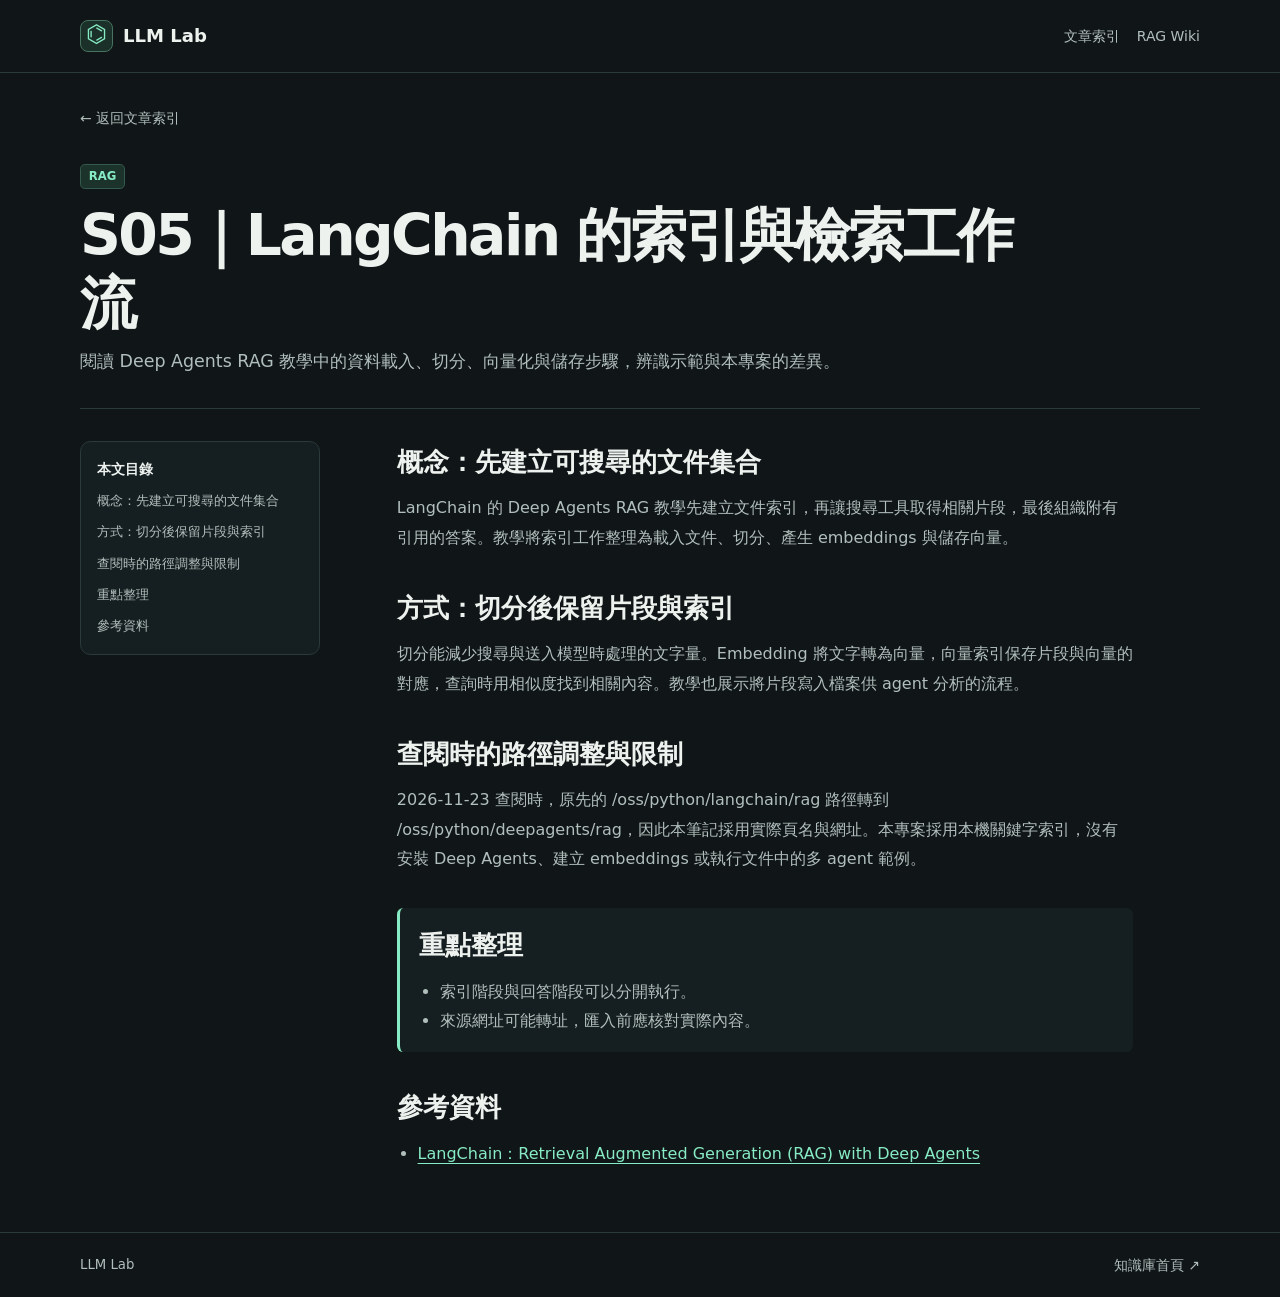
<file: pages/rag-source-langchain.html>
<!doctype html>
<!-- Generated by scripts/build.py -->
<html lang="zh-Hant">
<head>
  <meta charset="utf-8">
  <meta name="viewport" content="width=device-width, initial-scale=1">
  <meta name="description" content="閱讀 Deep Agents RAG 教學中的資料載入、切分、向量化與儲存步驟，辨識示範與本專案的差異。">
  <meta name="theme-color" content="#101517">
  <title>S05｜LangChain 的索引與檢索工作流｜LLM Lab</title>
  <link rel="stylesheet" href="../assets/style.css">
  
</head>
<body>
  <a class="skip-link" href="#main">跳到主要內容</a>
  <header class="site-header">
    <div class="wrap topbar">
      <a class="brand" href="../index.html"><span class="brand-mark" aria-hidden="true">⌬</span> LLM Lab</a>
      <nav aria-label="主選單"><a class="nav-link" href="../index.html#library">文章索引</a> <a class="nav-link" href="../wiki/index.html">RAG Wiki</a></nav>
    </div>
  </header>
  <main id="main" class="wrap reader">
    <a class="back-link" href="../index.html#library"><span aria-hidden="true">←</span> 返回文章索引</a>
    <header class="article-heading">
      <span class="tag">RAG</span>
      <h1>S05｜LangChain 的索引與檢索工作流</h1>
      <p>閱讀 Deep Agents RAG 教學中的資料載入、切分、向量化與儲存步驟，辨識示範與本專案的差異。</p>
    </header>
    <div class="reader-grid">
      <nav class="toc" aria-label="本文目錄">
        <p>本文目錄</p>
        <ul><li><a href="#section-1">概念：先建立可搜尋的文件集合</a></li><li><a href="#section-2">方式：切分後保留片段與索引</a></li><li><a href="#section-3">查閱時的路徑調整與限制</a></li><li><a href="#takeaways">重點整理</a></li><li><a href="#references">參考資料</a></li></ul>
      </nav>
      <article class="article-body">
        <section id="section-1"><h2>概念：先建立可搜尋的文件集合</h2><p>LangChain 的 Deep Agents RAG 教學先建立文件索引，再讓搜尋工具取得相關片段，最後組織附有引用的答案。教學將索引工作整理為載入文件、切分、產生 embeddings 與儲存向量。</p></section><section id="section-2"><h2>方式：切分後保留片段與索引</h2><p>切分能減少搜尋與送入模型時處理的文字量。Embedding 將文字轉為向量，向量索引保存片段與向量的對應，查詢時用相似度找到相關內容。教學也展示將片段寫入檔案供 agent 分析的流程。</p></section><section id="section-3"><h2>查閱時的路徑調整與限制</h2><p>2026-11-23 查閱時，原先的 /oss/python/langchain/rag 路徑轉到 /oss/python/deepagents/rag，因此本筆記採用實際頁名與網址。本專案採用本機關鍵字索引，沒有安裝 Deep Agents、建立 embeddings 或執行文件中的多 agent 範例。</p></section>
        <section id="takeaways" class="takeaways"><h2>重點整理</h2><ul><li>索引階段與回答階段可以分開執行。</li><li>來源網址可能轉址，匯入前應核對實際內容。</li></ul></section>
        <section id="references"><h2>參考資料</h2><ul><li><a href="https://docs.langchain.com/oss/python/deepagents/rag">LangChain：Retrieval Augmented Generation (RAG) with Deep Agents</a></li></ul></section>
      </article>
    </div>
  </main>
  <footer class="site-footer">
    <div class="wrap footer-inner"><span>LLM Lab</span><a href="../index.html#main">知識庫首頁 <span aria-hidden="true">↗</span></a></div>
  </footer>
</body>
</html>
</file>
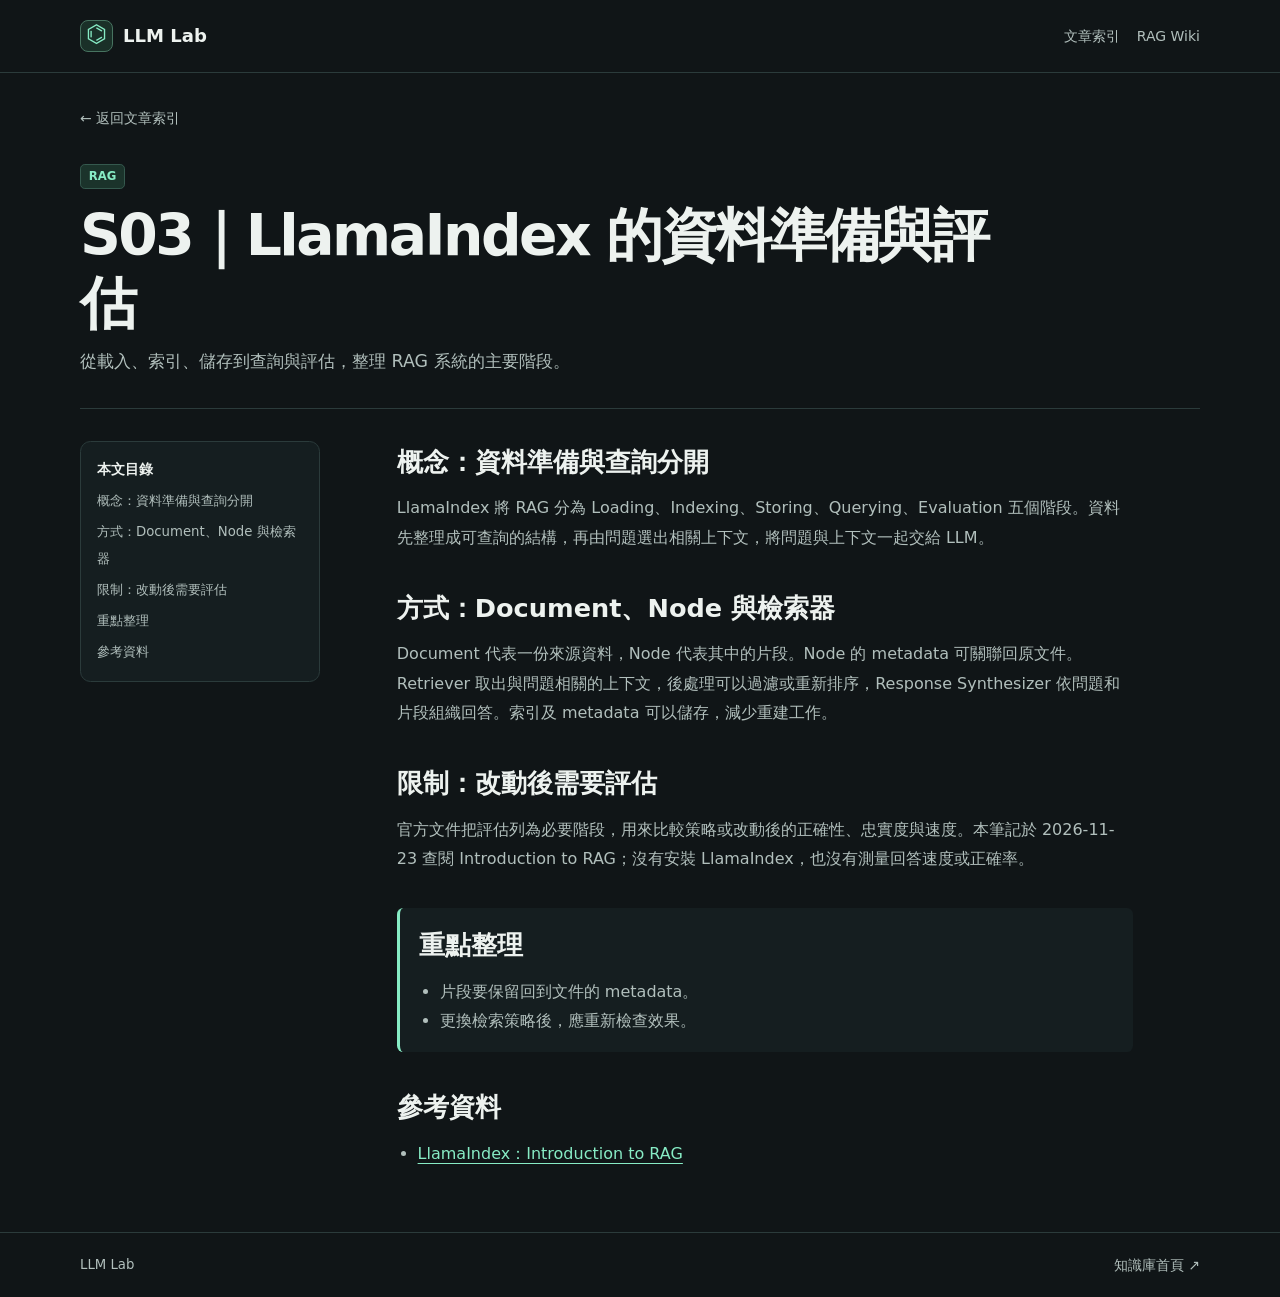
<file: pages/rag-source-llamaindex.html>
<!doctype html>
<!-- Generated by scripts/build.py -->
<html lang="zh-Hant">
<head>
  <meta charset="utf-8">
  <meta name="viewport" content="width=device-width, initial-scale=1">
  <meta name="description" content="從載入、索引、儲存到查詢與評估，整理 RAG 系統的主要階段。">
  <meta name="theme-color" content="#101517">
  <title>S03｜LlamaIndex 的資料準備與評估｜LLM Lab</title>
  <link rel="stylesheet" href="../assets/style.css">
  
</head>
<body>
  <a class="skip-link" href="#main">跳到主要內容</a>
  <header class="site-header">
    <div class="wrap topbar">
      <a class="brand" href="../index.html"><span class="brand-mark" aria-hidden="true">⌬</span> LLM Lab</a>
      <nav aria-label="主選單"><a class="nav-link" href="../index.html#library">文章索引</a> <a class="nav-link" href="../wiki/index.html">RAG Wiki</a></nav>
    </div>
  </header>
  <main id="main" class="wrap reader">
    <a class="back-link" href="../index.html#library"><span aria-hidden="true">←</span> 返回文章索引</a>
    <header class="article-heading">
      <span class="tag">RAG</span>
      <h1>S03｜LlamaIndex 的資料準備與評估</h1>
      <p>從載入、索引、儲存到查詢與評估，整理 RAG 系統的主要階段。</p>
    </header>
    <div class="reader-grid">
      <nav class="toc" aria-label="本文目錄">
        <p>本文目錄</p>
        <ul><li><a href="#section-1">概念：資料準備與查詢分開</a></li><li><a href="#section-2">方式：Document、Node 與檢索器</a></li><li><a href="#section-3">限制：改動後需要評估</a></li><li><a href="#takeaways">重點整理</a></li><li><a href="#references">參考資料</a></li></ul>
      </nav>
      <article class="article-body">
        <section id="section-1"><h2>概念：資料準備與查詢分開</h2><p>LlamaIndex 將 RAG 分為 Loading、Indexing、Storing、Querying、Evaluation 五個階段。資料先整理成可查詢的結構，再由問題選出相關上下文，將問題與上下文一起交給 LLM。</p></section><section id="section-2"><h2>方式：Document、Node 與檢索器</h2><p>Document 代表一份來源資料，Node 代表其中的片段。Node 的 metadata 可關聯回原文件。Retriever 取出與問題相關的上下文，後處理可以過濾或重新排序，Response Synthesizer 依問題和片段組織回答。索引及 metadata 可以儲存，減少重建工作。</p></section><section id="section-3"><h2>限制：改動後需要評估</h2><p>官方文件把評估列為必要階段，用來比較策略或改動後的正確性、忠實度與速度。本筆記於 2026-11-23 查閱 Introduction to RAG；沒有安裝 LlamaIndex，也沒有測量回答速度或正確率。</p></section>
        <section id="takeaways" class="takeaways"><h2>重點整理</h2><ul><li>片段要保留回到文件的 metadata。</li><li>更換檢索策略後，應重新檢查效果。</li></ul></section>
        <section id="references"><h2>參考資料</h2><ul><li><a href="https://developers.llamaindex.ai/python/framework/understanding/rag/">LlamaIndex：Introduction to RAG</a></li></ul></section>
      </article>
    </div>
  </main>
  <footer class="site-footer">
    <div class="wrap footer-inner"><span>LLM Lab</span><a href="../index.html#main">知識庫首頁 <span aria-hidden="true">↗</span></a></div>
  </footer>
</body>
</html>
</file>
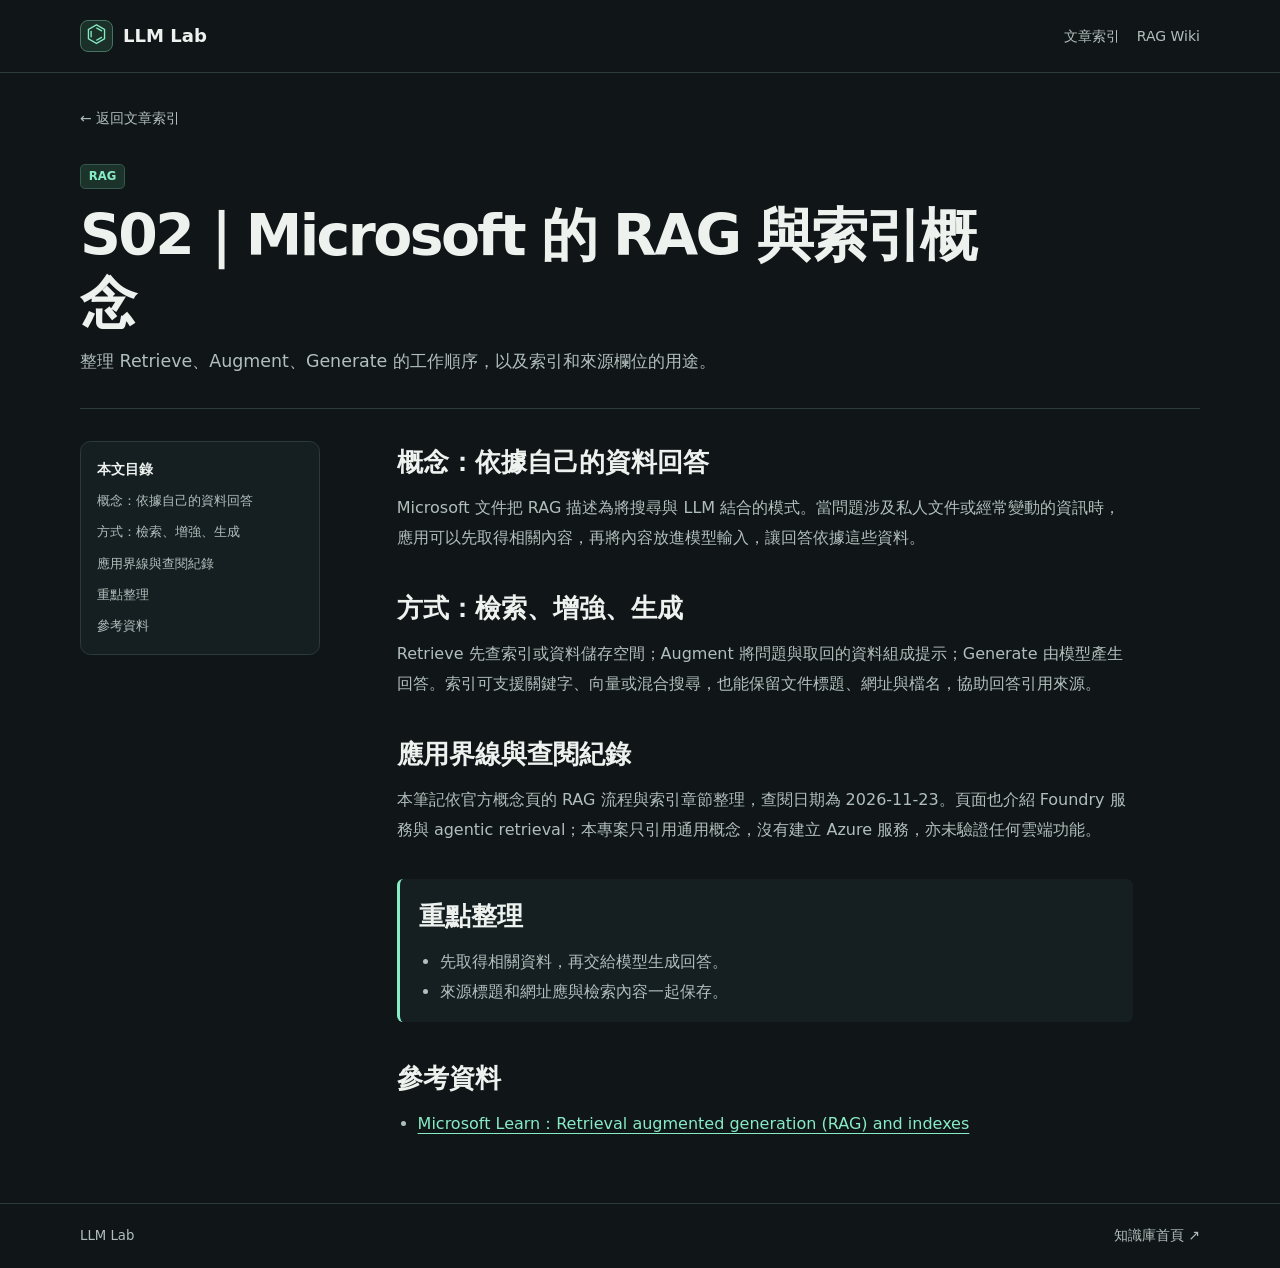
<file: pages/rag-source-microsoft.html>
<!doctype html>
<!-- Generated by scripts/build.py -->
<html lang="zh-Hant">
<head>
  <meta charset="utf-8">
  <meta name="viewport" content="width=device-width, initial-scale=1">
  <meta name="description" content="整理 Retrieve、Augment、Generate 的工作順序，以及索引和來源欄位的用途。">
  <meta name="theme-color" content="#101517">
  <title>S02｜Microsoft 的 RAG 與索引概念｜LLM Lab</title>
  <link rel="stylesheet" href="../assets/style.css">
  
</head>
<body>
  <a class="skip-link" href="#main">跳到主要內容</a>
  <header class="site-header">
    <div class="wrap topbar">
      <a class="brand" href="../index.html"><span class="brand-mark" aria-hidden="true">⌬</span> LLM Lab</a>
      <nav aria-label="主選單"><a class="nav-link" href="../index.html#library">文章索引</a> <a class="nav-link" href="../wiki/index.html">RAG Wiki</a></nav>
    </div>
  </header>
  <main id="main" class="wrap reader">
    <a class="back-link" href="../index.html#library"><span aria-hidden="true">←</span> 返回文章索引</a>
    <header class="article-heading">
      <span class="tag">RAG</span>
      <h1>S02｜Microsoft 的 RAG 與索引概念</h1>
      <p>整理 Retrieve、Augment、Generate 的工作順序，以及索引和來源欄位的用途。</p>
    </header>
    <div class="reader-grid">
      <nav class="toc" aria-label="本文目錄">
        <p>本文目錄</p>
        <ul><li><a href="#section-1">概念：依據自己的資料回答</a></li><li><a href="#section-2">方式：檢索、增強、生成</a></li><li><a href="#section-3">應用界線與查閱紀錄</a></li><li><a href="#takeaways">重點整理</a></li><li><a href="#references">參考資料</a></li></ul>
      </nav>
      <article class="article-body">
        <section id="section-1"><h2>概念：依據自己的資料回答</h2><p>Microsoft 文件把 RAG 描述為將搜尋與 LLM 結合的模式。當問題涉及私人文件或經常變動的資訊時，應用可以先取得相關內容，再將內容放進模型輸入，讓回答依據這些資料。</p></section><section id="section-2"><h2>方式：檢索、增強、生成</h2><p>Retrieve 先查索引或資料儲存空間；Augment 將問題與取回的資料組成提示；Generate 由模型產生回答。索引可支援關鍵字、向量或混合搜尋，也能保留文件標題、網址與檔名，協助回答引用來源。</p></section><section id="section-3"><h2>應用界線與查閱紀錄</h2><p>本筆記依官方概念頁的 RAG 流程與索引章節整理，查閱日期為 2026-11-23。頁面也介紹 Foundry 服務與 agentic retrieval；本專案只引用通用概念，沒有建立 Azure 服務，亦未驗證任何雲端功能。</p></section>
        <section id="takeaways" class="takeaways"><h2>重點整理</h2><ul><li>先取得相關資料，再交給模型生成回答。</li><li>來源標題和網址應與檢索內容一起保存。</li></ul></section>
        <section id="references"><h2>參考資料</h2><ul><li><a href="https://learn.microsoft.com/en-us/azure/foundry/concepts/retrieval-augmented-generation">Microsoft Learn：Retrieval augmented generation (RAG) and indexes</a></li></ul></section>
      </article>
    </div>
  </main>
  <footer class="site-footer">
    <div class="wrap footer-inner"><span>LLM Lab</span><a href="../index.html#main">知識庫首頁 <span aria-hidden="true">↗</span></a></div>
  </footer>
</body>
</html>
</file>
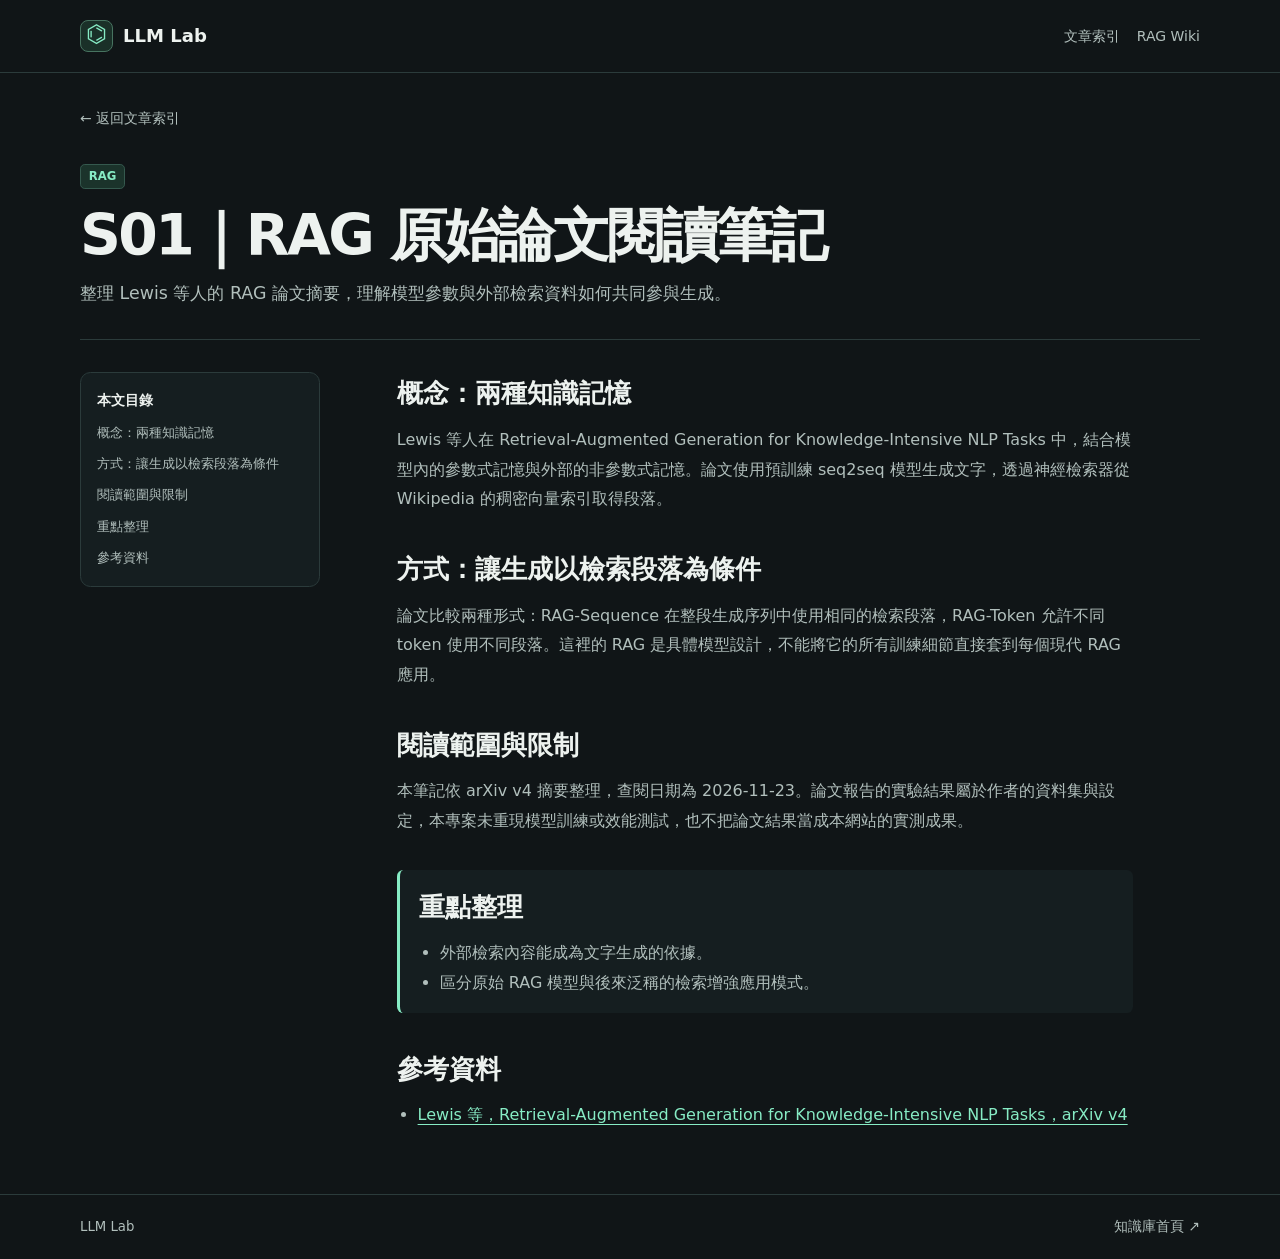
<file: pages/rag-source-paper.html>
<!doctype html>
<!-- Generated by scripts/build.py -->
<html lang="zh-Hant">
<head>
  <meta charset="utf-8">
  <meta name="viewport" content="width=device-width, initial-scale=1">
  <meta name="description" content="整理 Lewis 等人的 RAG 論文摘要，理解模型參數與外部檢索資料如何共同參與生成。">
  <meta name="theme-color" content="#101517">
  <title>S01｜RAG 原始論文閱讀筆記｜LLM Lab</title>
  <link rel="stylesheet" href="../assets/style.css">
  
</head>
<body>
  <a class="skip-link" href="#main">跳到主要內容</a>
  <header class="site-header">
    <div class="wrap topbar">
      <a class="brand" href="../index.html"><span class="brand-mark" aria-hidden="true">⌬</span> LLM Lab</a>
      <nav aria-label="主選單"><a class="nav-link" href="../index.html#library">文章索引</a> <a class="nav-link" href="../wiki/index.html">RAG Wiki</a></nav>
    </div>
  </header>
  <main id="main" class="wrap reader">
    <a class="back-link" href="../index.html#library"><span aria-hidden="true">←</span> 返回文章索引</a>
    <header class="article-heading">
      <span class="tag">RAG</span>
      <h1>S01｜RAG 原始論文閱讀筆記</h1>
      <p>整理 Lewis 等人的 RAG 論文摘要，理解模型參數與外部檢索資料如何共同參與生成。</p>
    </header>
    <div class="reader-grid">
      <nav class="toc" aria-label="本文目錄">
        <p>本文目錄</p>
        <ul><li><a href="#section-1">概念：兩種知識記憶</a></li><li><a href="#section-2">方式：讓生成以檢索段落為條件</a></li><li><a href="#section-3">閱讀範圍與限制</a></li><li><a href="#takeaways">重點整理</a></li><li><a href="#references">參考資料</a></li></ul>
      </nav>
      <article class="article-body">
        <section id="section-1"><h2>概念：兩種知識記憶</h2><p>Lewis 等人在 Retrieval-Augmented Generation for Knowledge-Intensive NLP Tasks 中，結合模型內的參數式記憶與外部的非參數式記憶。論文使用預訓練 seq2seq 模型生成文字，透過神經檢索器從 Wikipedia 的稠密向量索引取得段落。</p></section><section id="section-2"><h2>方式：讓生成以檢索段落為條件</h2><p>論文比較兩種形式：RAG-Sequence 在整段生成序列中使用相同的檢索段落，RAG-Token 允許不同 token 使用不同段落。這裡的 RAG 是具體模型設計，不能將它的所有訓練細節直接套到每個現代 RAG 應用。</p></section><section id="section-3"><h2>閱讀範圍與限制</h2><p>本筆記依 arXiv v4 摘要整理，查閱日期為 2026-11-23。論文報告的實驗結果屬於作者的資料集與設定，本專案未重現模型訓練或效能測試，也不把論文結果當成本網站的實測成果。</p></section>
        <section id="takeaways" class="takeaways"><h2>重點整理</h2><ul><li>外部檢索內容能成為文字生成的依據。</li><li>區分原始 RAG 模型與後來泛稱的檢索增強應用模式。</li></ul></section>
        <section id="references"><h2>參考資料</h2><ul><li><a href="https://arxiv.org/abs/2005.11401v4">Lewis 等，Retrieval-Augmented Generation for Knowledge-Intensive NLP Tasks，arXiv v4</a></li></ul></section>
      </article>
    </div>
  </main>
  <footer class="site-footer">
    <div class="wrap footer-inner"><span>LLM Lab</span><a href="../index.html#main">知識庫首頁 <span aria-hidden="true">↗</span></a></div>
  </footer>
</body>
</html>
</file>
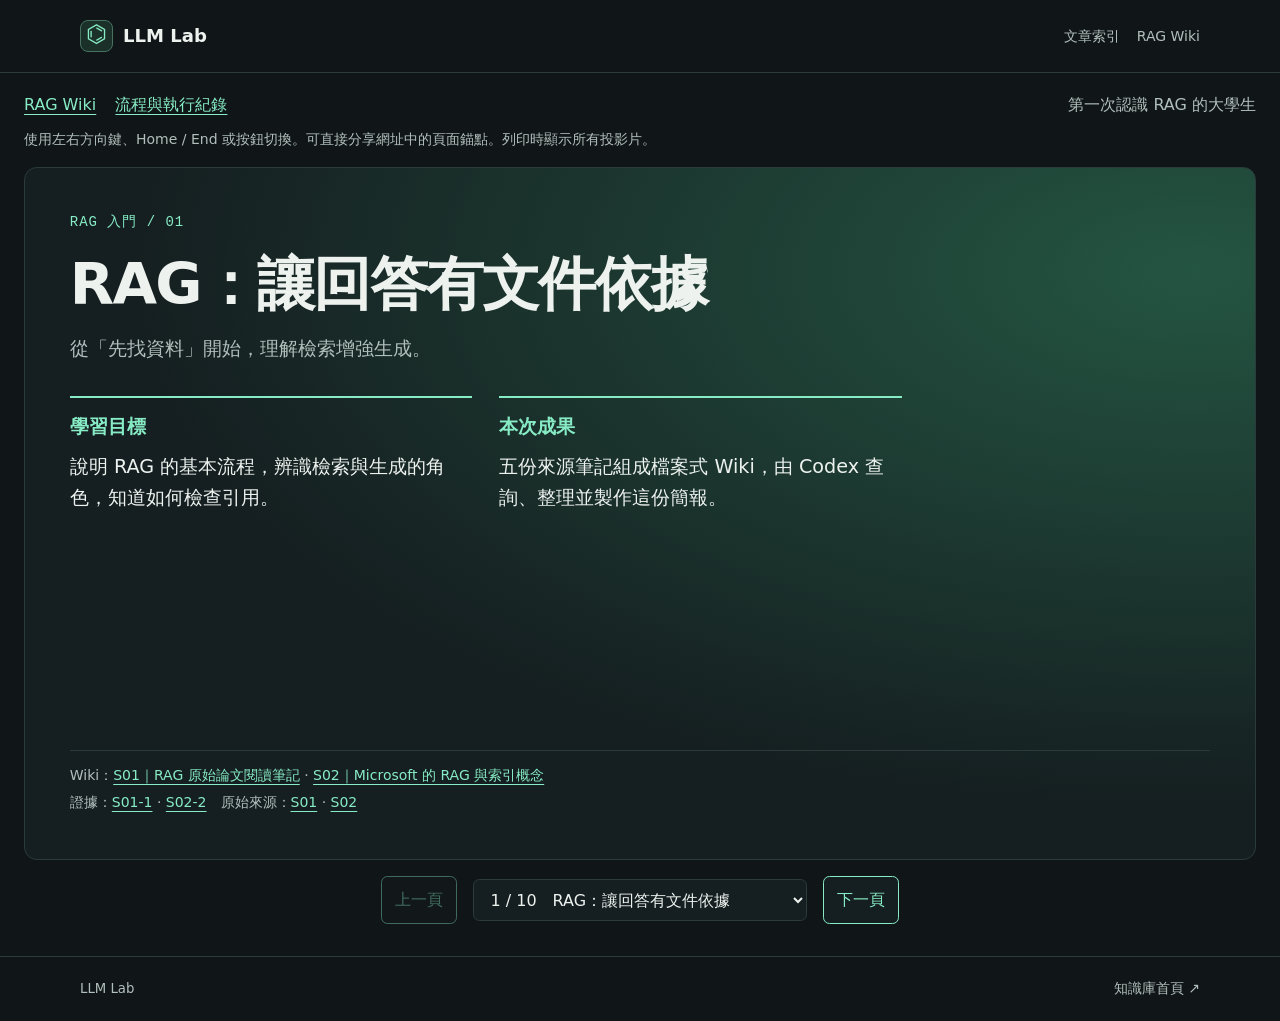
<file: slides/rag-intro.html>
<!doctype html>
<!-- Generated by scripts/build.py -->
<html lang="zh-Hant">
<head>
  <meta charset="utf-8">
  <meta name="viewport" content="width=device-width, initial-scale=1">
  <meta name="description" content="讓回答能回到文件中的依據">
  <meta name="theme-color" content="#101517">
  <title>RAG 檢索增強生成入門｜LLM Lab</title>
  <link rel="stylesheet" href="../assets/style.css">
  <script src="../assets/slides.js" defer></script>
  <link rel="stylesheet" href="../assets/learning.css">
</head>
<body>
  <a class="skip-link" href="#main">跳到主要內容</a>
  <header class="site-header">
    <div class="wrap topbar">
      <a class="brand" href="../index.html"><span class="brand-mark" aria-hidden="true">⌬</span> LLM Lab</a>
      <nav aria-label="主選單"><a class="nav-link" href="../index.html#library">文章索引</a> <a class="nav-link" href="../wiki/index.html">RAG Wiki</a></nav>
    </div>
  </header>
  <main id="main" class="deck-wrap">
      <div class="lesson-toolbar"><a href="../wiki/index.html">RAG Wiki</a><a href="../wiki/workflow.html">流程與執行紀錄</a>
        <span>第一次認識 RAG 的大學生</span></div>
      <p class="deck-help">使用左右方向鍵、Home / End 或按鈕切換。可直接分享網址中的頁面錨點。列印時顯示所有投影片。</p>
      <div class="deck"><section class="deck-slide kind-cover" id="start" aria-labelledby="title-start">
          <p class="slide-number">RAG 入門 / 01</p>
          <h1 id="title-start" tabindex="-1">RAG：讓回答有文件依據</h1>
          <p class="slide-lead">從「先找資料」開始，理解檢索增強生成。</p>
          <ol class="lesson-items"><li><h3>學習目標</h3><p>說明 RAG 的基本流程，辨識檢索與生成的角色，知道如何檢查引用。</p></li><li><h3>本次成果</h3><p>五份來源筆記組成檔案式 Wiki，由 Codex 查詢、整理並製作這份簡報。</p></li></ol><footer class="slide-sources"><p>Wiki：<a href="../pages/rag-source-paper.html">S01｜RAG 原始論文閱讀筆記</a> · <a href="../pages/rag-source-microsoft.html">S02｜Microsoft 的 RAG 與索引概念</a></p><p>證據：<a href="../pages/rag-source-paper.html#section-1">S01-1</a> · <a href="../pages/rag-source-microsoft.html#section-2">S02-2</a>　原始來源：<a href="https://arxiv.org/abs/2005.11401v4">S01</a> · <a href="https://learn.microsoft.com/en-us/azure/foundry/concepts/retrieval-augmented-generation">S02</a></p></footer>
        </section><section class="deck-slide kind-compare" id="why" aria-labelledby="title-why">
          <p class="slide-number">RAG 入門 / 02</p>
          <h2 id="title-why" tabindex="-1">文件提供問題需要的資訊</h2>
          <p class="slide-lead">當問題涉及自己的文件或更新資訊，先找到相關資料。</p>
          <ol class="lesson-items"><li><h3>模型內的知識</h3><p>預訓練模型把學到的資訊保存在參數中。外部文件可能包含它需要的其他資料。</p></li><li><h3>檢索帶來的上下文</h3><p>應用取回相關段落，放進模型輸入。模型根據這些內容組織回答。</p></li></ol><footer class="slide-sources"><p>Wiki：<a href="../pages/rag-source-paper.html">S01｜RAG 原始論文閱讀筆記</a> · <a href="../pages/rag-source-microsoft.html">S02｜Microsoft 的 RAG 與索引概念</a> · <a href="../pages/rag-source-huggingface.html">S04｜Hugging Face 的 RAG 模型組件</a></p><p>證據：<a href="../pages/rag-source-paper.html#section-1">S01-1</a> · <a href="../pages/rag-source-microsoft.html#section-1">S02-1</a> · <a href="../pages/rag-source-huggingface.html#section-1">S04-1</a>　原始來源：<a href="https://arxiv.org/abs/2005.11401v4">S01</a> · <a href="https://learn.microsoft.com/en-us/azure/foundry/concepts/retrieval-augmented-generation">S02</a> · <a href="https://huggingface.co/docs/transformers/model_doc/rag">S04</a></p></footer>
        </section><section class="deck-slide kind-flow" id="flow" aria-labelledby="title-flow">
          <p class="slide-number">RAG 入門 / 03</p>
          <h2 id="title-flow" tabindex="-1">RAG 的回答分成三個步驟</h2>
          <p class="slide-lead">檢索負責找依據，生成負責把依據寫成回答。</p>
          <ol class="lesson-items"><li><h3>Retrieve｜檢索</h3><p>用問題查詢索引，取出相關文件片段。</p></li><li><h3>Augment｜增強</h3><p>把問題和取回的片段組成模型輸入。</p></li><li><h3>Generate｜生成</h3><p>模型參考上下文作答，並可附上來源。</p></li></ol><footer class="slide-sources"><p>Wiki：<a href="../pages/rag-source-microsoft.html">S02｜Microsoft 的 RAG 與索引概念</a></p><p>證據：<a href="../pages/rag-source-microsoft.html#section-2">S02-2</a>　原始來源：<a href="https://learn.microsoft.com/en-us/azure/foundry/concepts/retrieval-augmented-generation">S02</a></p></footer>
        </section><section class="deck-slide kind-flow" id="prepare" aria-labelledby="title-prepare">
          <p class="slide-number">RAG 入門 / 04</p>
          <h2 id="title-prepare" tabindex="-1">查詢前先把文件整理成片段</h2>
          <p class="slide-lead">保留文件與章節資訊，回答才有辦法回到來源。</p>
          <ol class="lesson-items"><li><h3>載入文件</h3><p>把來源內容整理為可處理的文件。</p></li><li><h3>切成片段</h3><p>依內容切分，保留文件關聯與 metadata。</p></li><li><h3>建立索引</h3><p>保存可查詢的結構；向量方案會用 embeddings。</p></li><li><h3>保存與更新</h3><p>保留索引和 metadata，資料改動後重新檢查。</p></li></ol><footer class="slide-sources"><p>Wiki：<a href="../pages/rag-indexing-wiki.html">從文件到可引用的片段</a></p><p>證據：<a href="../pages/rag-source-microsoft.html#section-2">S02-2</a> · <a href="../pages/rag-source-llamaindex.html#section-1">S03-1</a> · <a href="../pages/rag-source-llamaindex.html#section-2">S03-2</a> · <a href="../pages/rag-source-llamaindex.html#section-3">S03-3</a> · <a href="../pages/rag-source-langchain.html#section-1">S05-1</a> · <a href="../pages/rag-source-langchain.html#section-2">S05-2</a>　原始來源：<a href="https://learn.microsoft.com/en-us/azure/foundry/concepts/retrieval-augmented-generation">S02</a> · <a href="https://developers.llamaindex.ai/python/framework/understanding/rag/">S03</a> · <a href="https://docs.langchain.com/oss/python/deepagents/rag">S05</a></p></footer>
        </section><section class="deck-slide kind-compare" id="roles" aria-labelledby="title-roles">
          <p class="slide-number">RAG 入門 / 05</p>
          <h2 id="title-roles" tabindex="-1">檢索器和生成器各有工作</h2>
          <p class="slide-lead">Hugging Face 文件提供一個具體的組件範例。</p>
          <ol class="lesson-items"><li><h3>Retriever</h3><p>取得相關段落。索引決定可搜尋的文件範圍。</p></li><li><h3>Generator</h3><p>根據問題及檢索內容生成文字。RagSequenceForGeneration 是文件中的一種模型。</p></li><li><h3>實作界線</h3><p>本作業未執行模型。HTML 簡報只用來教學，Wiki 查詢使用本機關鍵字比對。</p></li></ol><footer class="slide-sources"><p>Wiki：<a href="../pages/rag-source-huggingface.html">S04｜Hugging Face 的 RAG 模型組件</a></p><p>證據：<a href="../pages/rag-source-huggingface.html#section-1">S04-1</a> · <a href="../pages/rag-source-huggingface.html#section-2">S04-2</a> · <a href="../pages/rag-source-huggingface.html#section-3">S04-3</a>　原始來源：<a href="https://huggingface.co/docs/transformers/model_doc/rag">S04</a></p></footer>
        </section><section class="deck-slide kind-example" id="example" aria-labelledby="title-example">
          <p class="slide-number">RAG 入門 / 06</p>
          <h2 id="title-example" tabindex="-1">用一個課程文件問題走一次流程</h2>
          <p class="slide-lead">以下是人工設計的教學示例，未呼叫模型，也不是實測回答。</p>
          <ol class="lesson-items"><li><h3>問題</h3><p>「作業要用什麼格式繳交？」</p></li><li><h3>檢索片段</h3><p>示例文件〈課程作業〉第 2 節：「請以 HTML 簡報繳交。」</p></li><li><h3>增強後的提示</h3><p>請依據這段文件回答問題，並標明使用的章節。</p></li><li><h3>示例答案</h3><p>「請以 HTML 簡報繳交。（來源：〈課程作業〉第 2 節）」</p></li></ol><footer class="slide-sources"><p>Wiki：<a href="../pages/rag-source-microsoft.html">S02｜Microsoft 的 RAG 與索引概念</a></p><p>證據：<a href="../pages/rag-source-microsoft.html#section-2">S02-2</a>　原始來源：<a href="https://learn.microsoft.com/en-us/azure/foundry/concepts/retrieval-augmented-generation">S02</a></p></footer>
        </section><section class="deck-slide kind-checks" id="evaluate" aria-labelledby="title-evaluate">
          <p class="slide-number">RAG 入門 / 07</p>
          <h2 id="title-evaluate" tabindex="-1">檢查檢索、敘述與引用</h2>
          <p class="slide-lead">依 Wiki 內容設計的作業檢查清單，三個位置分開看。</p>
          <ol class="lesson-items"><li><h3>檢索是否找到依據？</h3><p>先讀取回的片段。只有相同關鍵字，仍可能沒有問題需要的資訊。</p></li><li><h3>敘述是否符合片段？</h3><p>逐句核對大綱。沒有支持資料時，回到查詢或補來源。</p></li><li><h3>引用能否回到來源？</h3><p>從段落編號回到 Wiki 章節，再開啟原始文件。</p></li></ol><footer class="slide-sources"><p>Wiki：<a href="../pages/rag-evaluation-wiki.html">生成前的證據檢查</a></p><p>證據：<a href="../pages/rag-source-microsoft.html#section-2">S02-2</a> · <a href="../pages/rag-source-llamaindex.html#section-3">S03-3</a>　原始來源：<a href="https://learn.microsoft.com/en-us/azure/foundry/concepts/retrieval-augmented-generation">S02</a> · <a href="https://developers.llamaindex.ai/python/framework/understanding/rag/">S03</a></p></footer>
        </section><section class="deck-slide kind-compare" id="wiki" aria-labelledby="title-wiki">
          <p class="slide-number">RAG 入門 / 08</p>
          <h2 id="title-wiki" tabindex="-1">這次 Wiki 匯入了五份來源筆記</h2>
          <p class="slide-lead">保留可重跑的查詢紀錄，讓大綱與來源段落能互相對照。</p>
          <ol class="lesson-items"><li><h3>5 份來源，15 個段落</h3><p>論文、Microsoft、LlamaIndex、Hugging Face、LangChain。筆記為原文的繁體中文整理。</p></li><li><h3>3 次主題查詢</h3><p>分別查詢基本概念、索引與切分、評估與引用，再整理綜合知識頁。</p></li><li><h3>1 次缺口測試</h3><p>「量子糾纏」沒有命中段落，工具提示改寫問題或補資料。</p></li></ol><footer class="slide-sources"><p>Wiki：<a href="../pages/rag-indexing-wiki.html">從文件到可引用的片段</a> · <a href="../pages/rag-evaluation-wiki.html">生成前的證據檢查</a></p><p>證據：<a href="../pages/rag-source-paper.html#section-1">S01-1</a> · <a href="../pages/rag-source-microsoft.html#section-2">S02-2</a> · <a href="../pages/rag-source-llamaindex.html#section-2">S03-2</a> · <a href="../pages/rag-source-huggingface.html#section-2">S04-2</a> · <a href="../pages/rag-source-langchain.html#section-1">S05-1</a>　原始來源：<a href="https://arxiv.org/abs/2005.11401v4">S01</a> · <a href="https://learn.microsoft.com/en-us/azure/foundry/concepts/retrieval-augmented-generation">S02</a> · <a href="https://developers.llamaindex.ai/python/framework/understanding/rag/">S03</a> · <a href="https://huggingface.co/docs/transformers/model_doc/rag">S04</a> · <a href="https://docs.langchain.com/oss/python/deepagents/rag">S05</a></p></footer>
        </section><section class="deck-slide kind-workflow" id="workflow" aria-labelledby="title-workflow">
          <p class="slide-number">RAG 入門 / 09</p>
          <h2 id="title-workflow" tabindex="-1">來源檢查提前到匯入之前</h2>
          <p class="slide-lead">本次觀察：LangChain 來源轉址，因此先核對網址、頁名與內容。</p>
          <ol class="lesson-items"><li><h3>取得與核對來源</h3><p>確認頁面仍符合主題，再整理五份實質筆記。</p></li><li><h3>Ingest 與 Query</h3><p>建立索引、查詢片段；缺資料就回到來源整理。</p></li><li><h3>大綱與證據檢查</h3><p>每頁對照 Wiki 與來源；不支持就改寫或重新查詢。</p></li><li><h3>生成與瀏覽檢查</h3><p>生成 HTML，檢查連結、鍵盤操作與手機排版。</p></li></ol><footer class="slide-sources"><p>Wiki：<a href="../pages/rag-evaluation-wiki.html">生成前的證據檢查</a></p><p>證據：<a href="../pages/rag-source-langchain.html#section-3">S05-3</a>　原始來源：<a href="https://docs.langchain.com/oss/python/deepagents/rag">S05</a></p></footer>
        </section><section class="deck-slide kind-references" id="references" aria-labelledby="title-references">
          <p class="slide-number">RAG 入門 / 10</p>
          <h2 id="title-references" tabindex="-1">參考資料與下一步</h2>
          <p class="slide-lead">你現在可以說明 RAG 的流程，並從 Wiki 段落追溯原始資料。</p>
          <ol class="lesson-items"><li><h3>練習</h3><p>挑一份自己的文件，寫出問題、支持答案的段落與引用位置。先檢查資料是否足夠，再考慮接上模型。</p></li></ol><ul class="reference-list"><li><span>S01</span><a href="https://arxiv.org/abs/2005.11401v4">RAG 原始論文閱讀筆記</a></li><li><span>S02</span><a href="https://learn.microsoft.com/en-us/azure/foundry/concepts/retrieval-augmented-generation">Microsoft 的 RAG 與索引概念</a></li><li><span>S03</span><a href="https://developers.llamaindex.ai/python/framework/understanding/rag/">LlamaIndex 的資料準備與評估</a></li><li><span>S04</span><a href="https://huggingface.co/docs/transformers/model_doc/rag">Hugging Face 的 RAG 模型組件</a></li><li><span>S05</span><a href="https://docs.langchain.com/oss/python/deepagents/rag">LangChain 的索引與檢索工作流</a></li></ul><footer class="slide-sources"><p>Wiki：<a href="../pages/rag-indexing-wiki.html">從文件到可引用的片段</a> · <a href="../pages/rag-evaluation-wiki.html">生成前的證據檢查</a></p><p>證據：<a href="../pages/rag-source-paper.html#section-1">S01-1</a> · <a href="../pages/rag-source-microsoft.html#section-2">S02-2</a> · <a href="../pages/rag-source-llamaindex.html#section-2">S03-2</a> · <a href="../pages/rag-source-huggingface.html#section-2">S04-2</a> · <a href="../pages/rag-source-langchain.html#section-1">S05-1</a>　原始來源：<a href="https://arxiv.org/abs/2005.11401v4">S01</a> · <a href="https://learn.microsoft.com/en-us/azure/foundry/concepts/retrieval-augmented-generation">S02</a> · <a href="https://developers.llamaindex.ai/python/framework/understanding/rag/">S03</a> · <a href="https://huggingface.co/docs/transformers/model_doc/rag">S04</a> · <a href="https://docs.langchain.com/oss/python/deepagents/rag">S05</a></p></footer>
        </section></div>
      <nav class="deck-controls" aria-label="投影片控制" hidden>
        <button type="button" id="previous">上一頁</button>
        <label for="slide-select" class="sr-only">跳至投影片</label><select id="slide-select"><option value="start">1 / 10　RAG：讓回答有文件依據</option><option value="why">2 / 10　文件提供問題需要的資訊</option><option value="flow">3 / 10　RAG 的回答分成三個步驟</option><option value="prepare">4 / 10　查詢前先把文件整理成片段</option><option value="roles">5 / 10　檢索器和生成器各有工作</option><option value="example">6 / 10　用一個課程文件問題走一次流程</option><option value="evaluate">7 / 10　檢查檢索、敘述與引用</option><option value="wiki">8 / 10　這次 Wiki 匯入了五份來源筆記</option><option value="workflow">9 / 10　來源檢查提前到匯入之前</option><option value="references">10 / 10　參考資料與下一步</option></select>
        <button type="button" id="next">下一頁</button>
      </nav><p id="slide-status" class="sr-only" role="status" aria-live="polite"></p>
    </main>
  <footer class="site-footer">
    <div class="wrap footer-inner"><span>LLM Lab</span><a href="../index.html#main">知識庫首頁 <span aria-hidden="true">↗</span></a></div>
  </footer>
</body>
</html>
</file>
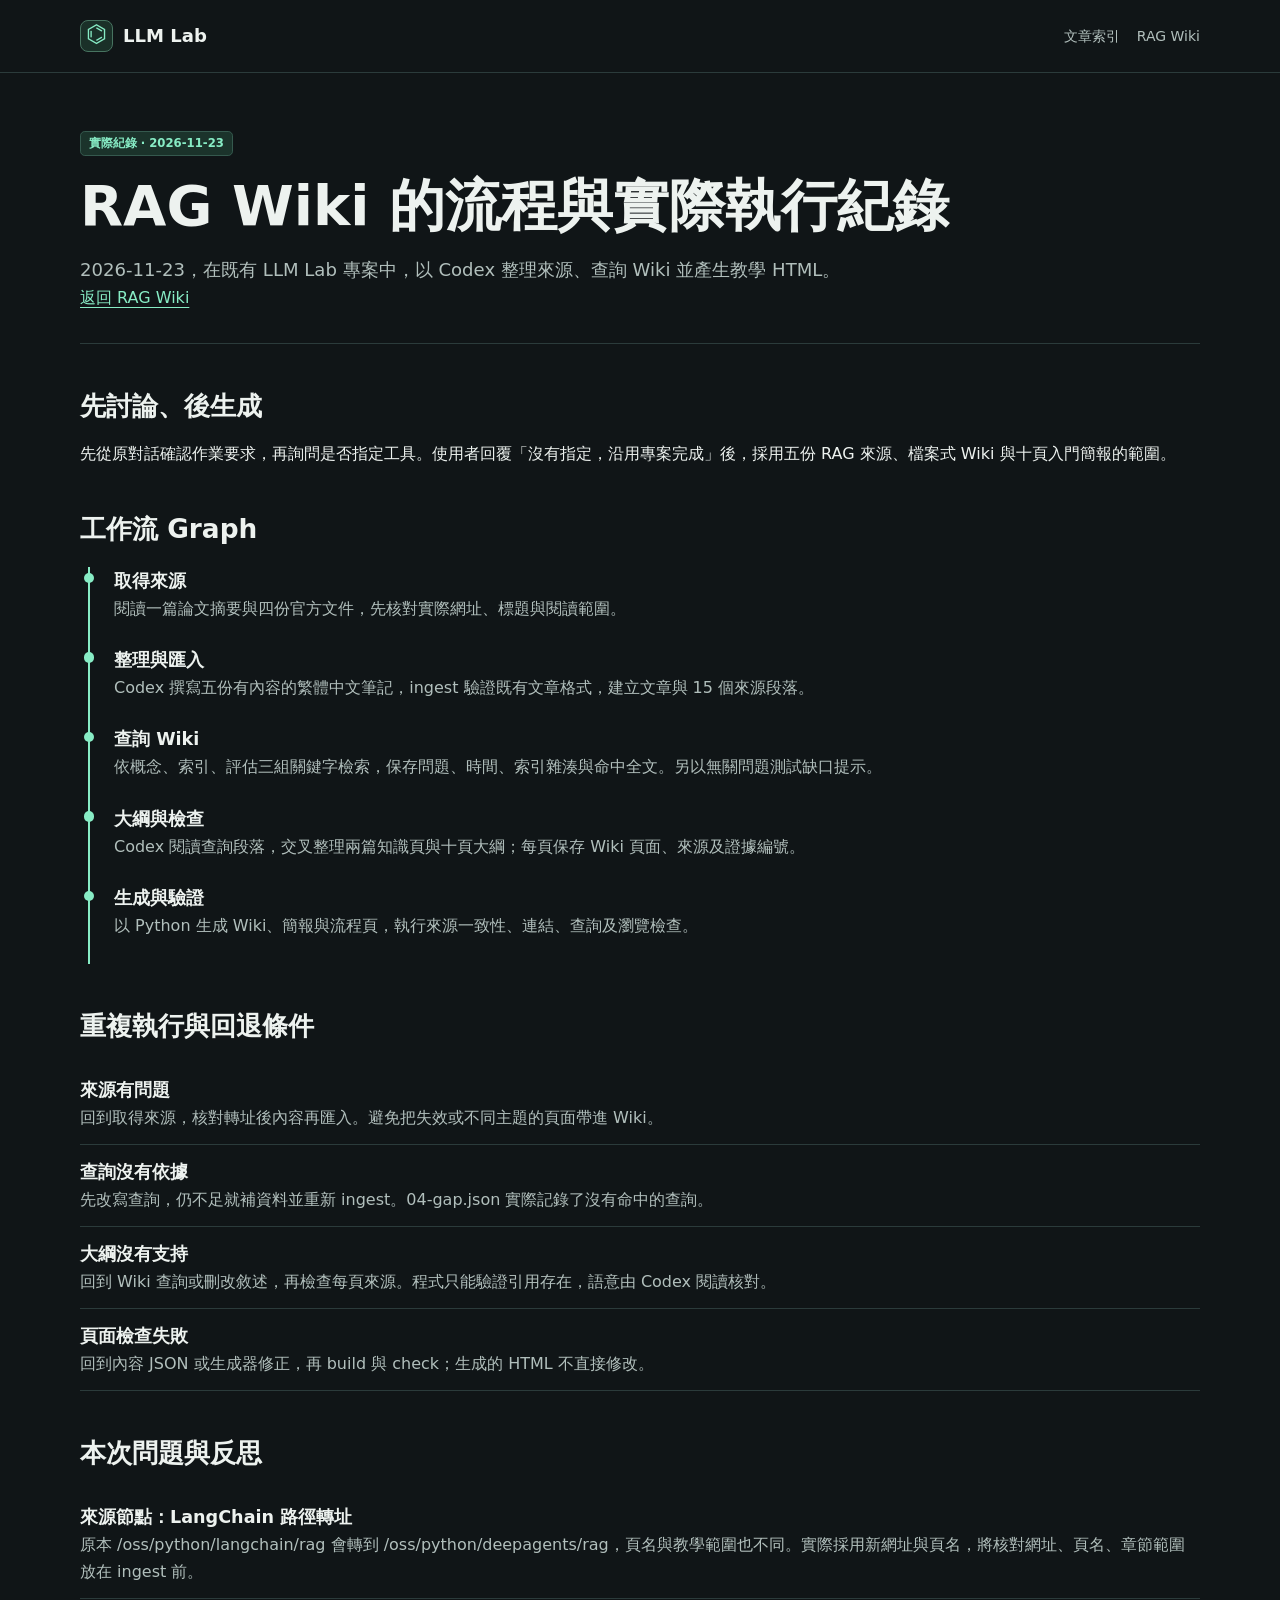
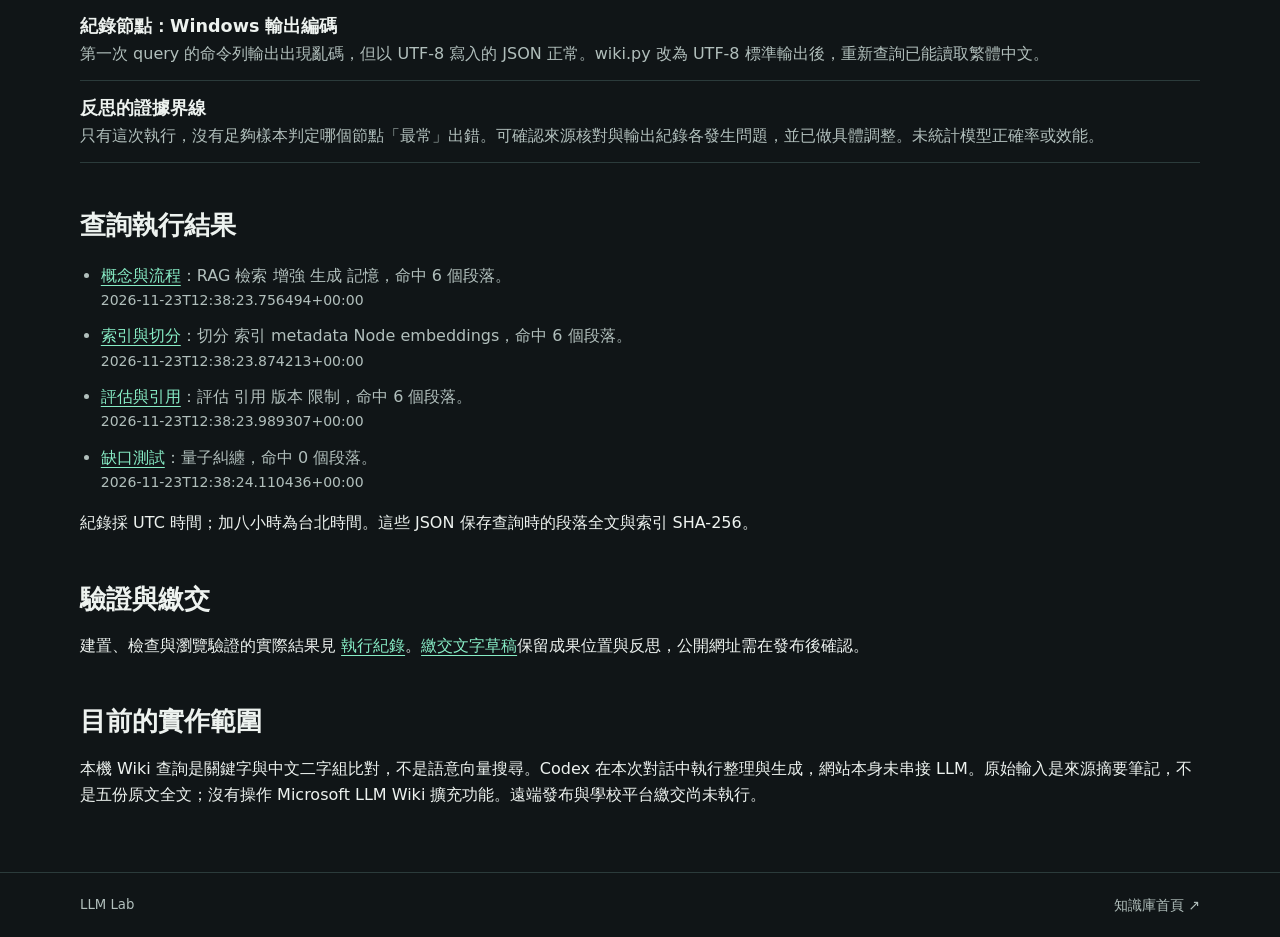
<file: wiki/workflow.html>
<!doctype html>
<!-- Generated by scripts/build.py -->
<html lang="zh-Hant">
<head>
  <meta charset="utf-8">
  <meta name="viewport" content="width=device-width, initial-scale=1">
  <meta name="description" content="2026-11-23，在既有 LLM Lab 專案中，以 Codex 整理來源、查詢 Wiki 並產生教學 HTML。">
  <meta name="theme-color" content="#101517">
  <title>RAG Wiki 的流程與實際執行紀錄｜LLM Lab</title>
  <link rel="stylesheet" href="../assets/style.css">
  
  <link rel="stylesheet" href="../assets/learning.css">
</head>
<body>
  <a class="skip-link" href="#main">跳到主要內容</a>
  <header class="site-header">
    <div class="wrap topbar">
      <a class="brand" href="../index.html"><span class="brand-mark" aria-hidden="true">⌬</span> LLM Lab</a>
      <nav aria-label="主選單"><a class="nav-link" href="../index.html#library">文章索引</a> <a class="nav-link" href="../wiki/index.html">RAG Wiki</a></nav>
    </div>
  </header>
  <main id="main" class="wrap learning-page"><header class="learning-heading"><span class="tag">實際紀錄 · 2026-11-23</span><h1>RAG Wiki 的流程與實際執行紀錄</h1><p>2026-11-23，在既有 LLM Lab 專案中，以 Codex 整理來源、查詢 Wiki 並產生教學 HTML。</p><a href="index.html">返回 RAG Wiki</a></header>
      <section><h2>先討論、後生成</h2><p>先從原對話確認作業要求，再詢問是否指定工具。使用者回覆「沒有指定，沿用專案完成」後，採用五份 RAG 來源、檔案式 Wiki 與十頁入門簡報的範圍。</p></section><section><h2>工作流 Graph</h2><ol class="workflow-nodes"><li><h3>取得來源</h3><p>閱讀一篇論文摘要與四份官方文件，先核對實際網址、標題與閱讀範圍。</p></li><li><h3>整理與匯入</h3><p>Codex 撰寫五份有內容的繁體中文筆記，ingest 驗證既有文章格式，建立文章與 15 個來源段落。</p></li><li><h3>查詢 Wiki</h3><p>依概念、索引、評估三組關鍵字檢索，保存問題、時間、索引雜湊與命中全文。另以無關問題測試缺口提示。</p></li><li><h3>大綱與檢查</h3><p>Codex 閱讀查詢段落，交叉整理兩篇知識頁與十頁大綱；每頁保存 Wiki 頁面、來源及證據編號。</p></li><li><h3>生成與驗證</h3><p>以 Python 生成 Wiki、簡報與流程頁，執行來源一致性、連結、查詢及瀏覽檢查。</p></li></ol></section><section><h2>重複執行與回退條件</h2><ol class="workflow-notes"><li><h3>來源有問題</h3><p>回到取得來源，核對轉址後內容再匯入。避免把失效或不同主題的頁面帶進 Wiki。</p></li><li><h3>查詢沒有依據</h3><p>先改寫查詢，仍不足就補資料並重新 ingest。04-gap.json 實際記錄了沒有命中的查詢。</p></li><li><h3>大綱沒有支持</h3><p>回到 Wiki 查詢或刪改敘述，再檢查每頁來源。程式只能驗證引用存在，語意由 Codex 閱讀核對。</p></li><li><h3>頁面檢查失敗</h3><p>回到內容 JSON 或生成器修正，再 build 與 check；生成的 HTML 不直接修改。</p></li></ol></section><section><h2>本次問題與反思</h2><ol class="workflow-notes"><li><h3>來源節點：LangChain 路徑轉址</h3><p>原本 /oss/python/langchain/rag 會轉到 /oss/python/deepagents/rag，頁名與教學範圍也不同。實際採用新網址與頁名，將核對網址、頁名、章節範圍放在 ingest 前。</p></li><li><h3>紀錄節點：Windows 輸出編碼</h3><p>第一次 query 的命令列輸出出現亂碼，但以 UTF-8 寫入的 JSON 正常。wiki.py 改為 UTF-8 標準輸出後，重新查詢已能讀取繁體中文。</p></li><li><h3>反思的證據界線</h3><p>只有這次執行，沒有足夠樣本判定哪個節點「最常」出錯。可確認來源核對與輸出紀錄各發生問題，並已做具體調整。未統計模型正確率或效能。</p></li></ol></section>
      <section><h2>查詢執行結果</h2><ul class="query-records"><li><a href="../.wiki/queries/01-concept.json">概念與流程</a>：RAG 檢索 增強 生成 記憶，命中 6 個段落。<time>2026-11-23T12:38:23.756494+00:00</time></li><li><a href="../.wiki/queries/02-indexing.json">索引與切分</a>：切分 索引 metadata Node embeddings，命中 6 個段落。<time>2026-11-23T12:38:23.874213+00:00</time></li><li><a href="../.wiki/queries/03-evaluation.json">評估與引用</a>：評估 引用 版本 限制，命中 6 個段落。<time>2026-11-23T12:38:23.989307+00:00</time></li><li><a href="../.wiki/queries/04-gap.json">缺口測試</a>：量子糾纏，命中 0 個段落。<time>2026-11-23T12:38:24.110436+00:00</time></li></ul><p>紀錄採 UTC 時間；加八小時為台北時間。這些 JSON 保存查詢時的段落全文與索引 SHA-256。</p></section>
      <section><h2>驗證與繳交</h2><p>建置、檢查與瀏覽驗證的實際結果見 <a href="../workflow-log.md">執行紀錄</a>。<a href="../submission.md">繳交文字草稿</a>保留成果位置與反思，公開網址需在發布後確認。</p></section>
      <section><h2>目前的實作範圍</h2><p>本機 Wiki 查詢是關鍵字與中文二字組比對，不是語意向量搜尋。Codex 在本次對話中執行整理與生成，網站本身未串接 LLM。原始輸入是來源摘要筆記，不是五份原文全文；沒有操作 Microsoft LLM Wiki 擴充功能。遠端發布與學校平台繳交尚未執行。</p></section></main>
  <footer class="site-footer">
    <div class="wrap footer-inner"><span>LLM Lab</span><a href="../index.html#main">知識庫首頁 <span aria-hidden="true">↗</span></a></div>
  </footer>
</body>
</html>
</file>
<file: assets/style.css>
:root {
  color-scheme: dark;
  --background: #101517;
  --surface: #151e20;
  --surface-raised: #192527;
  --text: #edf2ef;
  --muted: #b1bfbc;
  --line: #2b3b3b;
  --accent: #87ecc5;
  --accent-ink: #0d261e;
  --font: "Noto Sans TC", "Microsoft JhengHei", "PingFang TC", system-ui, sans-serif;
  --mono: "Cascadia Code", "SFMono-Regular", Consolas, monospace;
}

* { box-sizing: border-box; }
body { margin: 0; background: var(--background); color: var(--text); font: 1rem/1.65 var(--font); }
h1, h2, h3, p { margin: 0; }
ul { padding-inline-start: 1.3rem; }
a { color: var(--accent); text-underline-offset: .25em; }
button, input { font: inherit; }
:focus-visible { outline: 2px solid var(--accent); outline-offset: 4px; }
[hidden] { display: none !important; }
::selection { background: var(--accent); color: var(--accent-ink); }
.wrap { width: min(100% - 3rem, 70rem); margin-inline: auto; }
.sr-only { position: absolute; width: 1px; height: 1px; overflow: hidden; clip-path: inset(50%); white-space: nowrap; }
.skip-link { position: fixed; top: .75rem; left: .75rem; z-index: 2; padding: .5rem 1rem; background: var(--background); transform: translateY(-200%); }
.skip-link:focus { transform: none; }
.site-header { border-bottom: 1px solid var(--line); }
.topbar, .footer-inner { display: flex; align-items: center; justify-content: space-between; min-height: 4.5rem; gap: 1rem; }
.brand { display: inline-flex; align-items: center; gap: .65rem; color: var(--text); font-size: 1.13rem; font-weight: 750; text-decoration: none; }
.brand-mark { display: grid; place-items: center; width: 2.04rem; aspect-ratio: 1; border: 1px solid #477360; border-radius: .5rem; background: #1a3028; color: var(--accent); font: 1.5rem/1 var(--mono); }
.nav-link, .footer-inner a, .back-link { color: var(--muted); font-size: .875rem; text-decoration: none; }
.nav-link:hover, .footer-inner a:hover, .back-link:hover { color: var(--accent); }
.nav-link + .nav-link { margin-inline-start: .75rem; }
.hero { display: grid; grid-template-columns: 1.12fr 1fr; gap: 2.5rem; align-items: center; padding-block: 4.2rem 4rem; }
.hero h1 { font-size: clamp(2.45rem, 5.3vw, 4.4rem); line-height: 1.13; letter-spacing: -.055em; font-weight: 800; }
.hero h1 span { color: var(--accent); }
.hero-copy p { max-width: 29rem; margin-block: 1.3rem 1.65rem; color: var(--muted); font-size: clamp(1rem, 1.65vw, 1.1rem); }
.primary-link { display: inline-flex; align-items: center; gap: 1.4rem; padding: .62rem 1rem; border-radius: .55rem; background: var(--accent); color: var(--accent-ink); font-size: .91rem; font-weight: 750; text-decoration: none; }
.primary-link:hover { background: #b5f7df; }
.hero-visual { position: relative; display: grid; place-items: center; min-height: 19rem; isolation: isolate; overflow: hidden; border: 1px solid #2d4942; border-radius: 1.1rem; background: radial-gradient(ellipse at center, #1c3b32, #142322 62%, #121c1e); }
.grid-floor { position: absolute; inset: 0; z-index: -1; background-image: linear-gradient(#6cb19619 1px, transparent 1px), linear-gradient(90deg, #6cb19619 1px, transparent 1px); background-size: 27px 27px; mask-image: radial-gradient(ellipse at center, #000, transparent 78%); }
.orbit { position: absolute; aspect-ratio: 1; border: 1px solid #6cb19648; border-radius: 50%; }
.orbit-outer { width: 15rem; border-style: dashed; }
.orbit-inner { width: 11rem; }
.orbit-inner::before, .orbit-inner::after { content: ""; position: absolute; width: .42rem; aspect-ratio: 1; background: var(--accent); box-shadow: 0 0 12px var(--accent); border-radius: 50%; }
.orbit-inner::before { top: 10%; left: 18%; }
.orbit-inner::after { bottom: 10%; right: 18%; }
.core { display: grid; place-items: center; width: 5.3rem; aspect-ratio: 1; border-radius: 1.25rem; background: #21493b; color: var(--accent); border: 1px solid #57917b; box-shadow: 0 0 3rem #72ebba20, inset 0 0 1.3rem #92ffcb2b; font: 3.8rem/1 var(--mono); }
.diagram-label { position: absolute; padding: .18rem .46rem; border: 1px solid #36574c; border-radius: .32rem; background: #172927; color: #b7dbcd; font: .65rem/1.5 var(--mono); letter-spacing: .09em; }
.label-input { top: 24%; left: 10%; }
.label-context { bottom: 16%; left: 16%; }
.label-output { top: 46%; right: 9%; }
.author { padding: 1rem 1.25rem; margin-bottom: 1.5rem; border: 1px solid var(--line); border-radius: .78rem; background: var(--surface); }
.author h2 { font-size: 1rem; }
.author dl { display: grid; grid-template-columns: repeat(4, minmax(0, 1fr)); gap: .75rem 1rem; margin: .55rem 0 0; }
.author dt { color: var(--muted); font-size: .78rem; }
.author dd { margin: 0; font-size: .95rem; overflow-wrap: anywhere; }
.library { padding-block: 1.6rem 4rem; border-top: 1px solid var(--line); scroll-margin-top: 1rem; }
.library-heading, .filter-bar { display: flex; justify-content: space-between; align-items: center; gap: 1rem; }
.library-heading h2 { font-size: 1.65rem; letter-spacing: -.035em; }
.search { position: relative; width: min(100%, 22rem); }
.search label { position: absolute; left: .85rem; top: 50%; transform: translateY(-50%); }
.search-icon { display: block; position: relative; width: .75rem; height: .75rem; border: 1.5px solid var(--muted); border-radius: 50%; }
.search-icon::after { content: ""; position: absolute; width: .37rem; height: 1.5px; background: var(--muted); transform: rotate(45deg); left: .51rem; top: .63rem; }
.search input { width: 100%; padding: .65rem .85rem .65rem 2.25rem; border: 1px solid var(--line); border-radius: .56rem; background: var(--surface); color: var(--text); font-size: .9rem; }
.search input::placeholder { color: var(--muted); }
.filter-bar { margin-block: 1rem; }
.filters { display: flex; flex-wrap: wrap; gap: .5rem; }
.filters button { border: 1px solid var(--line); border-radius: 99rem; padding: .26rem .77rem; background: var(--surface); color: var(--muted); cursor: pointer; font-size: .82rem; }
.filters button:hover, .filters button[aria-pressed="true"] { color: var(--accent); border-color: #4d806d; background: #1b332b; }
#result-count { color: var(--muted); font-size: .83rem; white-space: nowrap; }
.article-grid { display: grid; grid-template-columns: repeat(2, minmax(0, 1fr)); gap: 1rem; padding: 0; margin: 0; list-style: none; }
.article-card a { display: block; height: 100%; padding: 1.23rem 1.3rem 1.35rem; border: 1px solid var(--line); border-radius: .78rem; background: var(--surface); color: var(--text); text-decoration: none; }
.article-card a:hover, .article-card a:focus-visible { background: var(--surface-raised); border-color: #4d806d; }
.card-meta { display: flex; align-items: center; justify-content: space-between; gap: 1rem; margin-bottom: .65rem; }
.tag { display: inline-block; padding: .12rem .48rem; border: 1px solid #35594e; border-radius: .3rem; background: #1b332b; color: var(--accent); font-size: .73rem; font-weight: 650; }
.arrow { color: var(--accent); font: 1.25rem/1 var(--mono); }
.article-card h3 { font-size: 1.18rem; line-height: 1.46; }
.article-card p { margin-top: .38rem; color: var(--muted); font-size: .91rem; }
.no-results { padding: 2rem 1rem; border: 1px dashed var(--line); border-radius: .78rem; color: var(--muted); text-align: center; }
.site-footer { border-top: 1px solid var(--line); color: var(--muted); }
.footer-inner { min-height: 4rem; font-size: .83rem; }
.reader { padding-block: 2rem 4rem; }
.article-heading { padding-block: 1.9rem 2rem; border-bottom: 1px solid var(--line); }
.article-heading h1 { max-width: 24ch; margin-block: .75rem .6rem; font-size: clamp(2rem, 5vw, 3.55rem); line-height: 1.2; letter-spacing: -.045em; }
.article-heading p { color: var(--muted); font-size: 1.09rem; }
.reader-grid { display: grid; grid-template-columns: minmax(10rem, 15rem) minmax(0, 46rem); gap: clamp(2rem, 6vw, 5rem); align-items: start; margin-top: 2rem; }
.toc { position: sticky; top: 1rem; padding: 1rem; border: 1px solid var(--line); border-radius: .65rem; background: var(--surface); }
.toc p { font-size: .85rem; font-weight: 700; }
.toc ul { margin-block: .45rem 0; padding: 0; list-style: none; }
.toc li + li { margin-top: .3rem; }
.toc a { color: var(--muted); font-size: .83rem; text-decoration: none; }
.toc a:hover { color: var(--accent); text-decoration: underline; }
.article-body section { scroll-margin-top: 1.3rem; margin-bottom: 2.15rem; }
.article-body section:last-child { margin-bottom: 0; }
.article-body h2 { margin-bottom: .64rem; font-size: clamp(1.25rem, 3vw, 1.6rem); }
.article-body p, .article-body li { color: var(--muted); overflow-wrap: anywhere; line-height: 1.85; }
.article-body p + p { margin-top: .75rem; }
.article-body pre { overflow: auto; margin: 1rem 0 0; padding: 1rem; border: 1px solid var(--line); border-radius: .56rem; background: #0c1314; color: #c7ecdf; font: .84rem/1.65 var(--mono); }
.article-body code { font: inherit; }
.takeaways { padding: 1rem 1.2rem; border-inline-start: 3px solid var(--accent); border-radius: .4rem; background: var(--surface); }
.takeaways ul, #references ul { margin-block: .2rem 0; }

@media (max-width: 48rem) {
  .hero { gap: 1.25rem; padding-block: 3rem 2.5rem; }
  .hero-visual { min-height: 15rem; }
  .orbit-outer { width: 12rem; }
  .orbit-inner { width: 8.5rem; }
  .core { width: 4.2rem; font-size: 3rem; }
}

@media (max-width: 37rem) {
  .wrap { width: calc(100% - 2rem); }
  .topbar { min-height: 3.75rem; }
  .hero, .reader-grid, .article-grid { grid-template-columns: 1fr; }
  .hero { padding-block: 2.5rem 1.5rem; }
  .hero-visual { min-height: 12rem; }
  .orbit-outer { width: 10.5rem; }
  .author dl { grid-template-columns: repeat(2, minmax(0, 1fr)); }
  .library { padding-block: 1.1rem 2.5rem; }
  .library-heading { align-items: stretch; flex-direction: column; gap: .6rem; }
  .search { width: 100%; }
  .filter-bar { flex-wrap: wrap; gap: .5rem; }
  .toc { position: static; }
  .reader-grid { gap: 1.4rem; }
  .article-heading { padding-block: 1.35rem; }
}
</file>
<file: assets/learning.css>
.learning-page { padding-block: 2.5rem 4rem; }
.learning-heading { padding-block: 1rem 2rem; border-bottom: 1px solid var(--line); }
.learning-heading h1 { margin-block: .9rem; font-size: clamp(2rem, 5vw, 3.5rem); line-height: 1.25; }
.learning-heading > p { max-width: 50rem; font-size: 1.13rem; color: var(--muted); }
.learning-actions { display: flex; gap: 1.5rem; flex-wrap: wrap; align-items: center; margin-top: 1.5rem; }
.learning-page > section { margin-top: 2.5rem; }
.learning-page h2 { margin-bottom: .8rem; font-size: 1.65rem; }
.learning-page h3 { font-size: 1.1rem; }
.learning-page p + p { margin-top: .75rem; }
.learning-page p, .learning-page li { overflow-wrap: anywhere; }
.source-grid, .topic-links, .passage-list, .workflow-notes, .workflow-nodes { list-style: none; margin: 1rem 0 0; padding: 0; }
.source-grid { display: grid; grid-template-columns: repeat(2, minmax(0, 1fr)); gap: 1rem; }
.source-grid li { padding: 1.2rem; background: var(--surface); border: 1px solid var(--line); border-radius: .65rem; }
.source-grid h3 { margin-block: .6rem .4rem; }
.topic-links { display: grid; grid-template-columns: repeat(2, minmax(0, 1fr)); gap: 1.5rem; }
.topic-links li { padding-left: 1rem; border-left: 2px solid var(--accent); }
.topic-links a { font-size: 1.15rem; }
.topic-links p, .source-grid p, .workflow-notes p, .workflow-nodes p, .query-records { color: var(--muted); }
.wiki-search { margin-block: 1rem; }
.wiki-search label { display: block; margin-bottom: .35rem; }
.wiki-search > div { display: flex; gap: .6rem; }
.wiki-search input, .wiki-search button, .deck-controls button, .deck-controls select { padding: .6rem .8rem; border: 1px solid var(--line); border-radius: .4rem; background: var(--surface); color: var(--text); font: inherit; }
.wiki-search input { min-width: 0; flex: 1; }
.wiki-search button, .deck-controls button { cursor: pointer; border-color: var(--accent); color: var(--accent); }
.passage-list li { padding-block: 1rem; border-bottom: 1px solid var(--line); }
.passage-list p { margin-top: .5rem; color: var(--muted); }
#wiki-count, #wiki-gap { margin-block: .6rem; }
.table-scroll { overflow: auto; }
table { border-collapse: collapse; width: 100%; }
th, td { padding: .8rem; border-bottom: 1px solid var(--line); text-align: left; vertical-align: top; }
th { min-width: 11rem; }
td { min-width: 9rem; }
td:last-child { min-width: 24rem; }
td p { font-size: .9rem; }
.workflow-nodes { display: grid; gap: 0; border-left: 2px solid var(--accent); margin-left: .5rem; }
.workflow-nodes li { position: relative; padding: 0 0 1.5rem 1.5rem; }
.workflow-nodes li::before { content: ""; position: absolute; left: -.4rem; top: .4rem; width: .65rem; height: .65rem; border-radius: 50%; background: var(--accent); }
.workflow-notes li { padding-block: .8rem; border-bottom: 1px solid var(--line); }
.query-records li { margin-bottom: .7rem; }
.query-records time { display: block; font-size: .875rem; }
.deck-wrap { width: min(100% - 3rem, 82rem); margin: 1.2rem auto 2rem; }
.lesson-toolbar { display: flex; align-items: center; flex-wrap: wrap; gap: 1.2rem; }
.lesson-toolbar span { margin-left: auto; color: var(--muted); }
.deck-help { margin-block: .6rem 1rem; color: var(--muted); font-size: .875rem; }
.deck-slide { aspect-ratio: 16 / 9; min-height: 39rem; padding: clamp(1.5rem, 3.5vw, 3rem); border: 1px solid var(--line); background: var(--surface); border-radius: .8rem; display: flex; flex-direction: column; margin-bottom: 1rem; }
.slide-number { font: .875rem/1.4 var(--mono); color: var(--accent); letter-spacing: .07em; margin-bottom: 1rem; }
.deck-slide h1, .deck-slide h2 { font-size: clamp(1.7rem, 3.5vw, 3.2rem); line-height: 1.25; max-width: 24ch; letter-spacing: -.03em; }
.deck-slide h1:focus, .deck-slide h2:focus { outline: none; }
.deck-slide .slide-lead { font-size: clamp(1rem, 1.5vw, 1.25rem); color: var(--muted); margin-top: .75rem; }
.lesson-items { display: grid; grid-template-columns: repeat(2, minmax(0, 1fr)); gap: 1.7rem; list-style: none; padding: 0; margin-block: 2rem; }
.lesson-items li { border-top: 2px solid var(--accent); padding-top: .8rem; min-width: 0; }
.lesson-items h3 { color: var(--accent); font-size: clamp(1rem, 1.5vw, 1.3rem); margin-bottom: .5rem; }
.lesson-items p { font-size: clamp(1rem, 1.5vw, 1.2rem); overflow-wrap: anywhere; }
.slide-sources { margin-top: auto; padding-top: .8rem; border-top: 1px solid var(--line); color: var(--muted); font-size: .875rem; overflow-wrap: anywhere; }
.slide-sources p + p { margin-top: .25rem; }
.kind-cover { background: radial-gradient(ellipse at 95% 15%, #245542, transparent 65%), var(--surface); }
.kind-cover h1 { font-size: clamp(2.3rem, 4.5vw, 4rem); max-width: 16ch; }
.kind-cover .lesson-items { max-width: 52rem; }
.kind-flow .lesson-items { grid-template-columns: repeat(3, minmax(0, 1fr)); }
.kind-flow .lesson-items li { position: relative; padding: 1rem 1rem 0 0; border-top-width: 4px; }
.kind-flow .lesson-items li + li::before { content: ""; position: absolute; top: -.62rem; left: -.65rem; width: .85rem; height: .85rem; background: var(--accent); clip-path: polygon(0 0, 100% 50%, 0 100%); }
.kind-flow:has(.lesson-items li:nth-child(4)) .lesson-items { grid-template-columns: repeat(4, minmax(0, 1fr)); }
.kind-checks .lesson-items { grid-template-columns: repeat(3, minmax(0, 1fr)); }
.kind-example .lesson-items { gap: 1rem 2rem; }
.kind-example .lesson-items li { border-top-color: var(--line); }
.kind-example .lesson-items li:last-child { border-top-color: var(--accent); }
.kind-workflow .lesson-items { gap: 1rem 2rem; }
.kind-references .lesson-items { margin-block: 1rem; grid-template-columns: 1fr; }
.kind-references .lesson-items li { border: 0; padding: 0; }
.reference-list { padding: 0; margin: 0 0 1.5rem; list-style: none; }
.reference-list li { display: flex; gap: 1rem; padding-block: .3rem; font-size: 1.05rem; }
.reference-list span { font-family: var(--mono); color: var(--muted); }
.deck-controls { display: flex; align-items: center; justify-content: center; gap: 1rem; }
.deck-controls select { max-width: min(55vw, 32rem); text-overflow: ellipsis; }
.deck-controls button:disabled { opacity: .4; cursor: default; }
@media (max-width: 48rem) {
  .deck-wrap { width: calc(100% - 2rem); }
  .deck-slide { aspect-ratio: auto; min-height: 0; padding: 1.5rem; }
  .lesson-items, .kind-flow .lesson-items, .kind-flow:has(.lesson-items li:nth-child(4)) .lesson-items, .kind-checks .lesson-items { grid-template-columns: 1fr; gap: 1.15rem; margin-block: 1.5rem; }
  .kind-flow .lesson-items li + li::before { display: none; }
  .lesson-toolbar span { margin-left: 0; }
  .deck-controls { gap: .5rem; }
  .deck-controls select { min-width: 0; max-width: 45vw; }
  .deck-controls button { padding-inline: .55rem; white-space: nowrap; }
  .source-grid, .topic-links { grid-template-columns: 1fr; }
}
@media print {
  @page { size: landscape; margin: 8mm; }
  body { background: white; color: #111; }
  .site-header, .site-footer, .lesson-toolbar, .deck-help, .deck-controls, .skip-link { display: none !important; }
  .deck-wrap { width: 100%; margin: 0; }
  .deck-slide, .deck-slide[hidden] { display: flex !important; break-after: page; break-inside: avoid; aspect-ratio: auto; min-height: 175mm; padding: 7mm; border: 0; color: #111; background: white; }
  .deck-slide:last-child { break-after: auto; }
  .deck-slide h1, .deck-slide h2 { font-size: 27pt; }
  .lesson-items p, .deck-slide .slide-lead { font-size: 14pt; color: #222; }
  .lesson-items h3, .slide-number, a { color: #075d42; }
  .slide-sources { color: #333; font-size: 9pt; }
}
</file>
